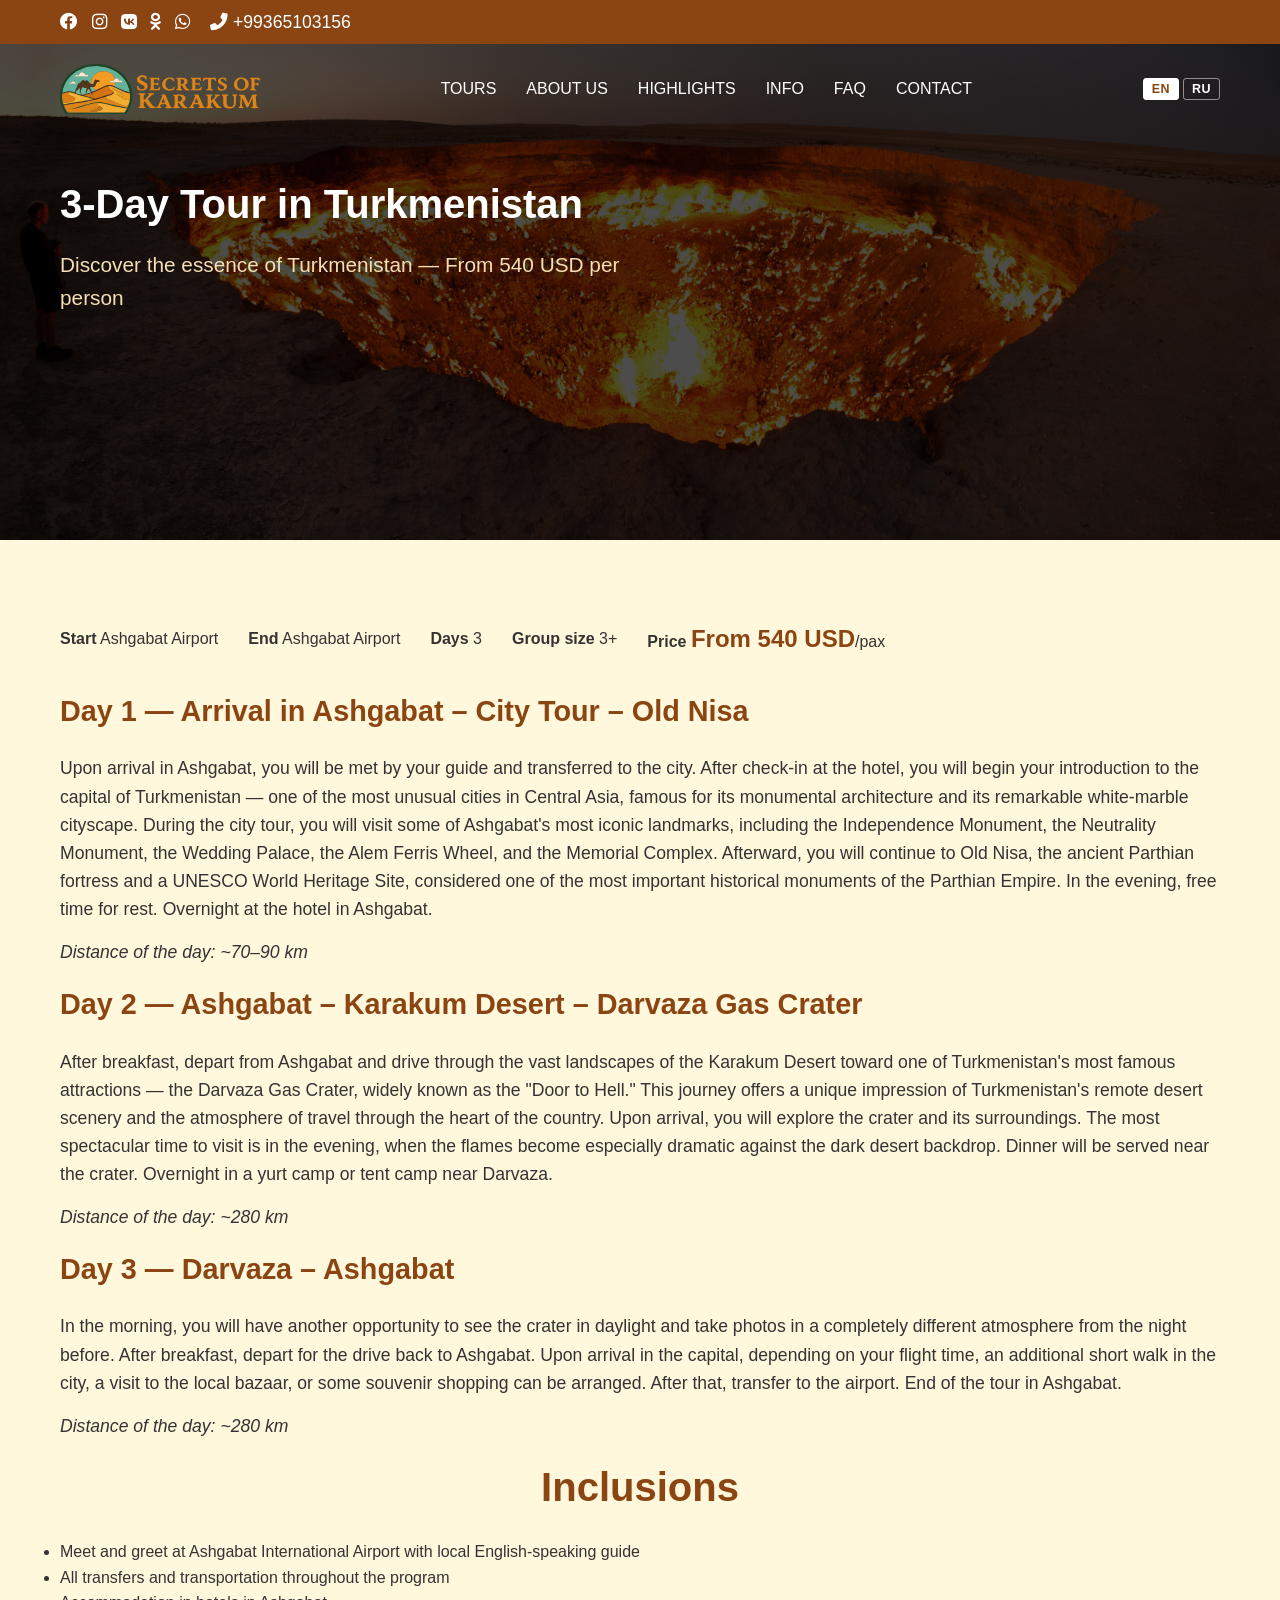
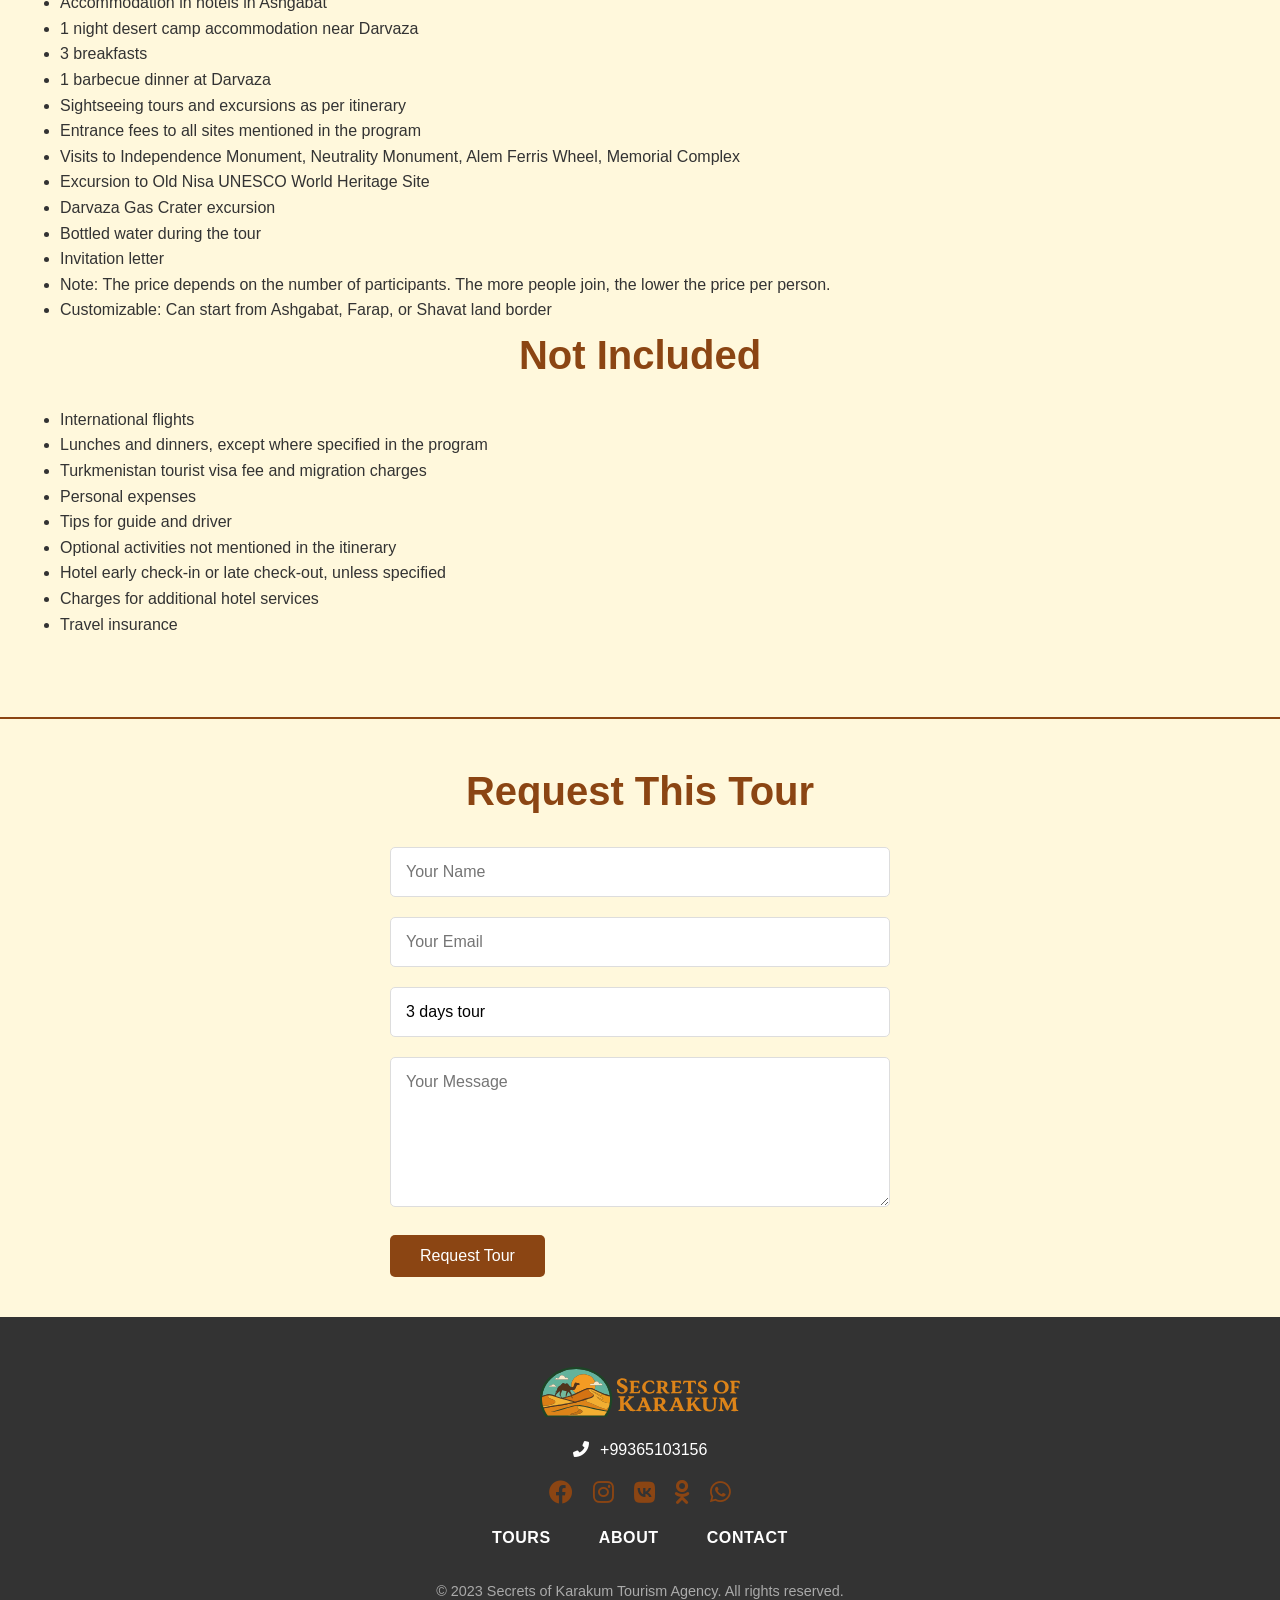
<file: 3-days-tour.html>
<!DOCTYPE html>
<html lang="en" data-page="t3.title">

<head>
    <meta charset="UTF-8">
    <meta name="viewport" content="width=device-width, initial-scale=1.0">
    <title>3-Day Tour in Turkmenistan | Secrets of Karakum</title>
    <script src="translations.js" defer></script>
    <meta name="description"
        content="3-Day Tour in Turkmenistan from 540 USD – explore Ashgabat's marble architecture, Old Nisa UNESCO site and the sacred Nohur village with a private guide.">
    <meta name="keywords"
        content="3 day tour Turkmenistan, Ashgabat tour, Old Nisa tour, short Turkmenistan trip, Secrets of Karakum">
    <meta name="author" content="Secrets of Karakum">
    <meta name="robots" content="index, follow">
    <link rel="canonical" href="https://secretsofkarakum.com/3-days-tour.html">
    <!-- Open Graph -->
    <meta property="og:type" content="website">
    <meta property="og:site_name" content="Secrets of Karakum">
    <meta property="og:title" content="3-Day Tour in Turkmenistan | Secrets of Karakum">
    <meta property="og:description"
        content="3-Day Tour in Turkmenistan from 540 USD – explore Ashgabat's marble architecture, Old Nisa UNESCO site and the sacred Nohur village with a private guide.">
    <meta property="og:url" content="https://secretsofkarakum.com/3-days-tour.html">
    <meta property="og:image" content="https://secretsofkarakum.com/img/ashgabat1.jpg">
    <!-- Twitter Card -->
    <meta name="twitter:card" content="summary_large_image">
    <meta name="twitter:title" content="3-Day Tour in Turkmenistan | Secrets of Karakum">
    <meta name="twitter:description"
        content="3-Day Tour in Turkmenistan from 540 USD – explore Ashgabat's marble architecture, Old Nisa UNESCO site and the sacred Nohur village with a private guide.">
    <meta name="twitter:image" content="https://secretsofkarakum.com/img/ashgabat1.jpg">
    <link rel="stylesheet" href="https://cdnjs.cloudflare.com/ajax/libs/font-awesome/6.0.0-beta3/css/all.min.css">
    <link rel="stylesheet" href="styles.css">
    <link rel="icon" type="image/png" sizes="32x32" href="/img/logo_mini.png">
    <link rel="icon" type="image/png" sizes="16x16" href="/img/logo_mini_16.png">
    <link rel="apple-touch-icon" sizes="180x180" href="/img/logo_mini.png">
</head>

<body>
    <header>
        <div class="top-bar" style="background: #8B4513; color: #fff; padding: 8px 0; font-size: 1rem;">

            <div class="container"
                style="display: flex; justify-content: space-between; align-items: center; gap: 30px;">

                <div style="display: flex; gap: 14px; font-size: 1.1rem; align-items: center; flex-wrap: wrap;">
                    <a href="https://www.facebook.com/yakup.koch.9/" target="_blank" rel="noopener" style="color: #fff;"
                        title="Facebook"><i class="fab fa-facebook"></i></a>
                    <a href="https://www.instagram.com/secrets.of.karakum/" target="_blank" rel="noopener"
                        style="color: #fff;" title="Instagram"><i class="fab fa-instagram"></i></a>
                    <a href="https://vk.com/id1082811502" target="_blank" rel="noopener" style="color: #fff;"
                        title="VKontakte"><i class="fab fa-vk"></i></a>
                    <a href="https://ok.ru/profile/583072213424" target="_blank" rel="noopener" style="color: #fff;"
                        title="Odnoklassniki"><i class="fab fa-odnoklassniki"></i></a>
                    <a href="https://wa.me/+99365103156" target="_blank" rel="noopener" style="color: #fff;"
                        title="WhatsApp"><i class="fab fa-whatsapp"></i></a>
                    <span style="margin-left: 6px;"><i class="fas fa-phone-alt" style="margin-right: 5px;"></i>+99365103156</span>
                </div>
            </div>
            <!-- Contact Form -->
        </div>
        <div class="container header-container">
            <nav>
                <a href="index.html" class="logo" style="display: flex; align-items: center;">
                    <img src="img/logo.svg" alt="Secrets of Karakum Logo"
                        style="height: 50px; width: 200px; vertical-align: middle; object-fit: contain;">
                </a>
                <div class="nav-overlay"></div>

                <button class="burger" aria-label="Open navigation menu">
                    <span></span>
                    <span></span>
                    <span></span>
                </button>
                <ul class="nav-links">
                    <li><a href="tours.html" class="active" data-i18n="nav.tours">TOURS</a></li>
                    <li><a href="about.html" data-i18n="nav.about">ABOUT US</a></li>
                    <li><a href="highlights.html" data-i18n="nav.highlights">HIGHLIGHTS</a></li>
                    <li><a href="info.html" data-i18n="nav.info">INFO</a></li>
                    <li><a href="more-info.html" data-i18n="nav.faq">FAQ</a></li>
                    <li><a href="index.html#contact" data-i18n="nav.contact">CONTACT</a></li>
                </ul>
                <div class="lang-switcher">
                    <button class="lang-btn active" data-lang="en">EN</button>
                    <button class="lang-btn" data-lang="ru">RU</button>
                </div>
            </nav>
            <div class="hero" style="min-height: 180px; justify-content: flex-end; background: none;">
                <h1 style="color: white;" data-i18n="t3.hero.h1">3-Day Tour in Turkmenistan</h1>
                <p class="hero-subtitle" data-i18n="t3.hero.sub">Discover the essence of Turkmenistan &mdash; From 540
                    USD per person</p>
            </div>
        </div>
    </header>
    <section class="tour-details">
        <div class="container">
            <div class="tour-meta" style="display: flex; flex-wrap: wrap; gap: 30px; margin-bottom: 30px;">
                <div class="tour-meta-row"
                    style="display: flex; align-items: center; flex-wrap: wrap; gap: 30px; width: 100%;">
                    <div><strong data-i18n="tour.start">Start:</strong> Ashgabat Airport</div>
                    <div><strong data-i18n="tour.end">End:</strong> Ashgabat Airport</div>
                    <div><strong data-i18n="tour.days">Days:</strong> 3</div>
                    <div><strong data-i18n="tour.group">Group size:</strong> 3+</div>
                    <div><strong data-i18n="tour.price_label">Price:</strong> <span
                            style="font-size:1.5em; font-weight:bold; color:#8B4513;"><span
                                data-i18n="tour.price_from">From</span>
                            540 USD</span><span data-i18n="tour.pax">/pax</span></div>
                </div>
            </div>
            <h3 data-i18n="t3.d1.h3">Day 1 &mdash; Arrival in Ashgabat &ndash; City Tour &ndash; Old Nisa</h3>
            <p data-i18n="t3.d1.p">Upon arrival in Ashgabat, you will be met by your guide and transferred to the city.
                After check-in at
                the hotel, you will begin your introduction to the capital of Turkmenistan &mdash; one of the most
                unusual cities in Central Asia, famous for its monumental architecture and its remarkable white-marble
                cityscape. During the city tour, you will visit some of Ashgabat's most iconic landmarks, including the
                Independence Monument, the Neutrality Monument, the Wedding Palace, the Alem Ferris Wheel, and the
                Memorial Complex. Afterward, you will continue to Old Nisa, the ancient Parthian fortress and a UNESCO
                World Heritage Site, considered one of the most important historical monuments of the Parthian Empire.
                In the evening, free time for rest. Overnight at the hotel in Ashgabat.</p>
            <p><em data-i18n="t3.d1.dist">Distance of the day: ~70&ndash;90 km</em></p>
            <h3 data-i18n="t3.d2.h3">Day 2 &mdash; Ashgabat &ndash; Karakum Desert &ndash; Darvaza Gas Crater</h3>
            <p data-i18n="t3.d2.p">After breakfast, depart from Ashgabat and drive through the vast landscapes of the
                Karakum Desert toward
                one of Turkmenistan's most famous attractions &mdash; the Darvaza Gas Crater, widely known as the
                &ldquo;Door to Hell.&rdquo; This journey offers a unique impression of Turkmenistan's remote desert
                scenery and the atmosphere of travel through the heart of the country. Upon arrival, you will explore
                the crater and its surroundings. The most spectacular time to visit is in the evening, when the flames
                become especially dramatic against the dark desert backdrop. Dinner will be served near the crater.
                Overnight in a yurt camp or tent camp near Darvaza.</p>
            <p><em data-i18n="t3.d2.dist">Distance of the day: ~280 km</em></p>
            <h3 data-i18n="t3.d3.h3">Day 3 &mdash; Darvaza &ndash; Ashgabat</h3>
            <p data-i18n="t3.d3.p">In the morning, you will have another opportunity to see the crater in daylight and
                take photos in a
                completely different atmosphere from the night before. After breakfast, depart for the drive back to
                Ashgabat. Upon arrival in the capital, depending on your flight time, an additional short walk in the
                city, a visit to the local bazaar, or some souvenir shopping can be arranged. After that, transfer to
                the airport. End of the tour in Ashgabat.</p>
            <p><em data-i18n="t3.d3.dist">Distance of the day: ~280 km</em></p>
            <h2 data-i18n="t3.incl.h2">Inclusions</h2>
            <ul class="inclusions" data-i18n-list="t3.incl">
                <li>Meet and greet at Ashgabat International Airport with local English-speaking guide</li>
                <li>All transfers and transportation throughout the program</li>
                <li>Accommodation in hotels in Ashgabat</li>
                <li>1 night desert camp accommodation near Darvaza</li>
                <li>3 breakfasts</li>
                <li>1 barbecue dinner at Darvaza</li>
                <li>Sightseeing tours and excursions as per itinerary</li>
                <li>Entrance fees to all sites mentioned in the program</li>
                <li>Visits to Independence Monument, Neutrality Monument, Alem Ferris Wheel, Memorial Complex</li>
                <li>Excursion to Old Nisa UNESCO World Heritage Site</li>
                <li>Darvaza Gas Crater excursion</li>
                <li>Bottled water during the tour</li>
                <li>Invitation letter</li>
                <li><em>Note: The price depends on the number of participants. The more people join, the lower the price
                        per person.</em></li>
                <li><strong>Customizable:</strong> Can start from Ashgabat, Farap, or Shavat land border</li>
            </ul>
            <h2 data-i18n="t3.notincl.h2">Not Included</h2>
            <ul class="not-included" data-i18n-list="t3.notincl">
                <li>International flights</li>
                <li>Lunches and dinners, except where specified in the program</li>
                <li>Turkmenistan tourist visa fee and migration charges</li>
                <li>Personal expenses</li>
                <li>Tips for guide and driver</li>
                <li>Optional activities not mentioned in the itinerary</li>
                <li>Hotel early check-in or late check-out, unless specified</li>
                <li>Charges for additional hotel services</li>
                <li>Travel insurance</li>
            </ul>
        </div>
    </section>

    <!-- Contact Form Section -->
    <section class="contact" style="background:#fff8dc; padding:40px 0; border-top:2px solid #8B4513;">
        <div class="container">
            <h2 style="text-align:center; color:#8B4513; margin-bottom:24px;" data-i18n="tour.request.h2">Request This
                Tour</h2>
            <div class="contact-form" style="max-width:500px; margin:0 auto;">
                <form action="send_mail.php" method="POST">
                    <input type="text" name="name" placeholder="Your Name" required data-i18n="form.name">
                    <input type="email" name="email" placeholder="Your Email" required data-i18n="form.email">
                    <input type="text" name="subject" value="3 days tour" readonly>
                    <textarea name="message" placeholder="Your Message" required data-i18n="form.message"></textarea>
                    <button type="submit" class="btn" data-i18n="form.request">Request Tour</button>
                </form>
            </div>
        </div>
    </section>
    <footer>
        <div class="container">
            <a href="index.html" class="footer-logo"
                style="display: flex; align-items: center; justify-content: center;">
                <img src="img/logo.svg" alt="Secrets of Karakum Logo"
                    style="height: 50px; width: 200px; vertical-align: middle; object-fit: contain;">
            </a>
            <div class="footer-contact"
                style="display: flex; justify-content: center; gap: 30px; margin: 15px 0 10px 0; font-size: 1rem; color: #8B4513;">
                <span>
                    <i class="fas fa-phone-alt" style="margin-right: 7px;"></i>
                    +99365103156
                </span>
            </div>
            <div class="footer-social"
                style="display: flex; justify-content: center; gap: 20px; margin: 12px 0; font-size: 1.5rem;">
                <a href="https://www.facebook.com/yakup.koch.9/" target="_blank" rel="noopener" style="color: #8B4513;"
                    title="Facebook"><i class="fab fa-facebook"></i></a>
                <a href="https://www.instagram.com/secrets.of.karakum/" target="_blank" rel="noopener"
                    style="color: #8B4513;" title="Instagram"><i class="fab fa-instagram"></i></a>
                <a href="https://vk.com/id1082811502" target="_blank" rel="noopener" style="color: #8B4513;"
                    title="VKontakte"><i class="fab fa-vk"></i></a>
                <a href="https://ok.ru/profile/583072213424" target="_blank" rel="noopener" style="color: #8B4513;"
                    title="Odnoklassniki"><i class="fab fa-odnoklassniki"></i></a>
                <a href="https://wa.me/+99365103156" target="_blank" rel="noopener" style="color: #8B4513;"
                    title="WhatsApp"><i class="fab fa-whatsapp"></i></a>
            </div>
            <ul class="footer-links">
                <li><a href="tours.html" data-i18n="footer.tours">Tours</a></li>
                <li><a href="index.html#about" data-i18n="footer.about">About</a></li>
                <li><a href="index.html#contact" data-i18n="footer.contact">Contact</a></li>
            </ul>
            <p class="copyright" data-i18n="footer.copyright">© 2023 Secrets of Karakum Tourism Agency. All rights
                reserved.</p>
        </div>
    </footer>
    <script src="scripts.js"></script>
</body>

</html>
</file>
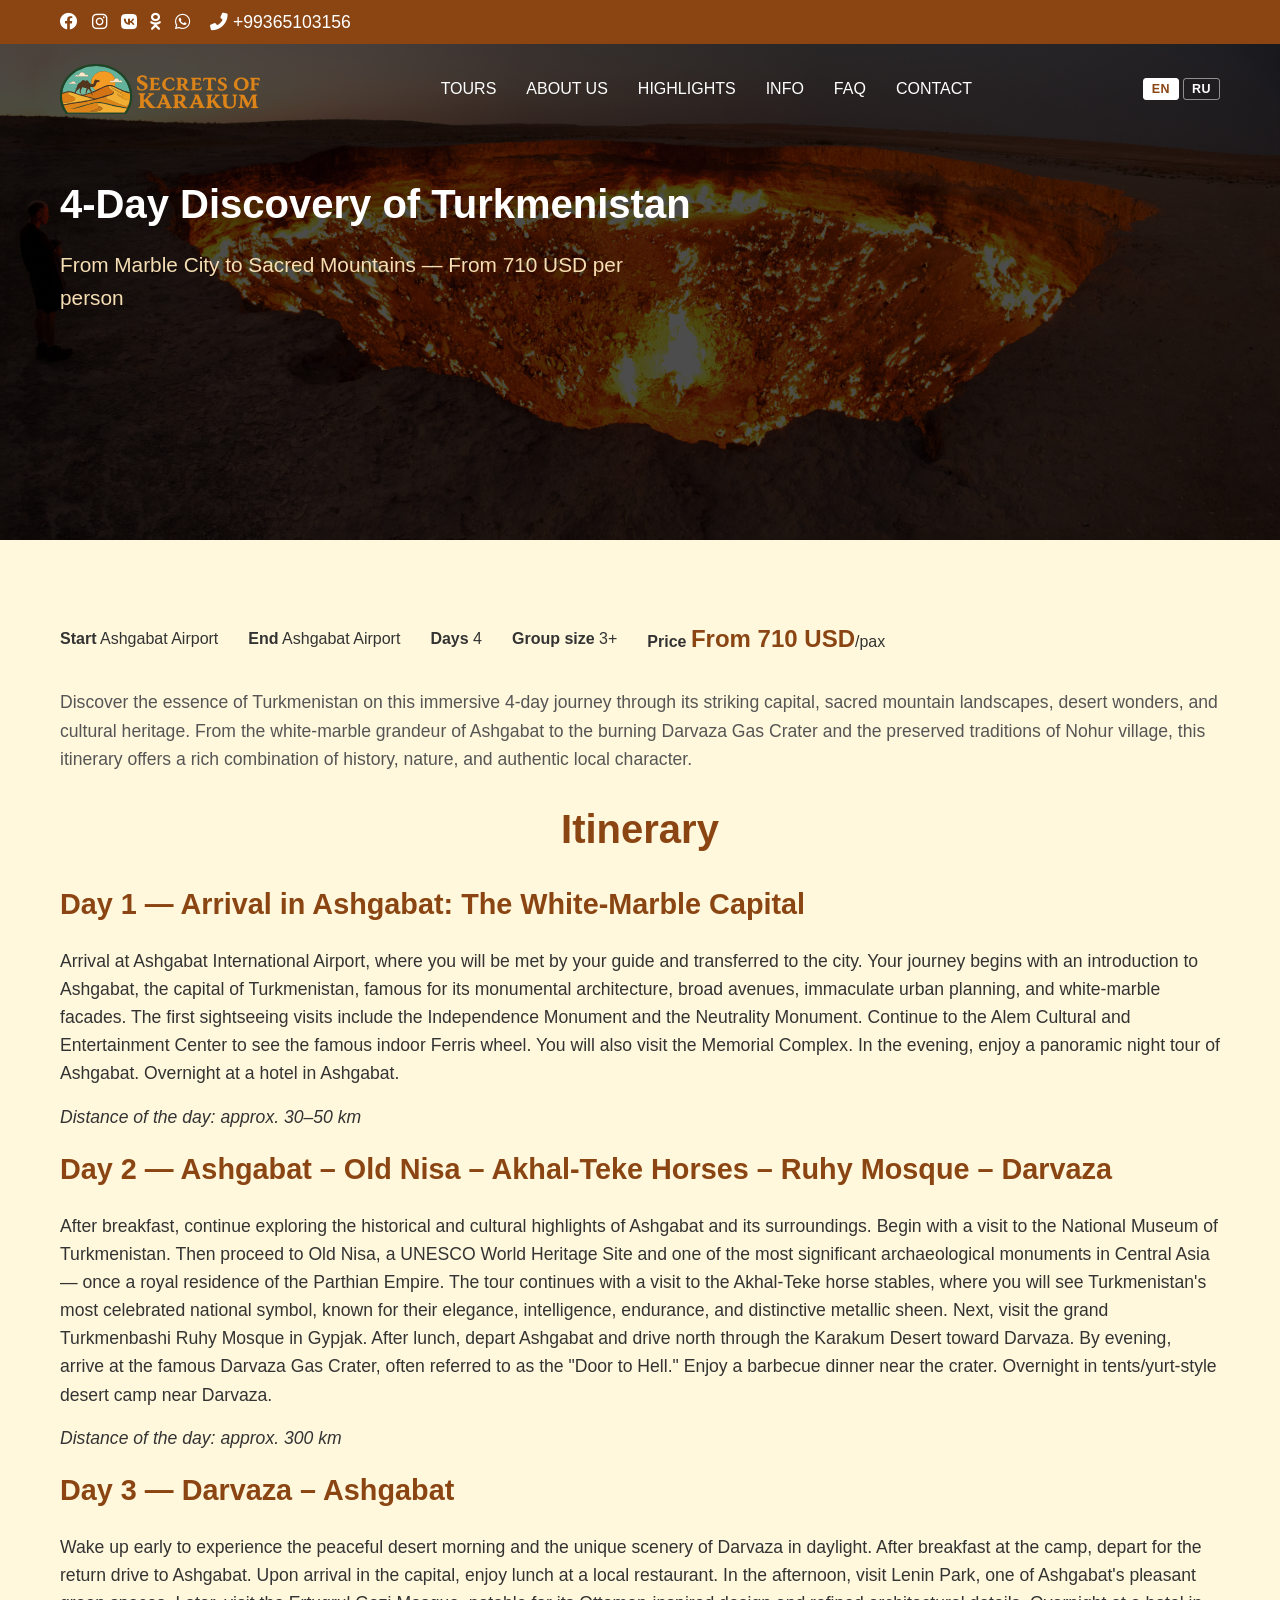
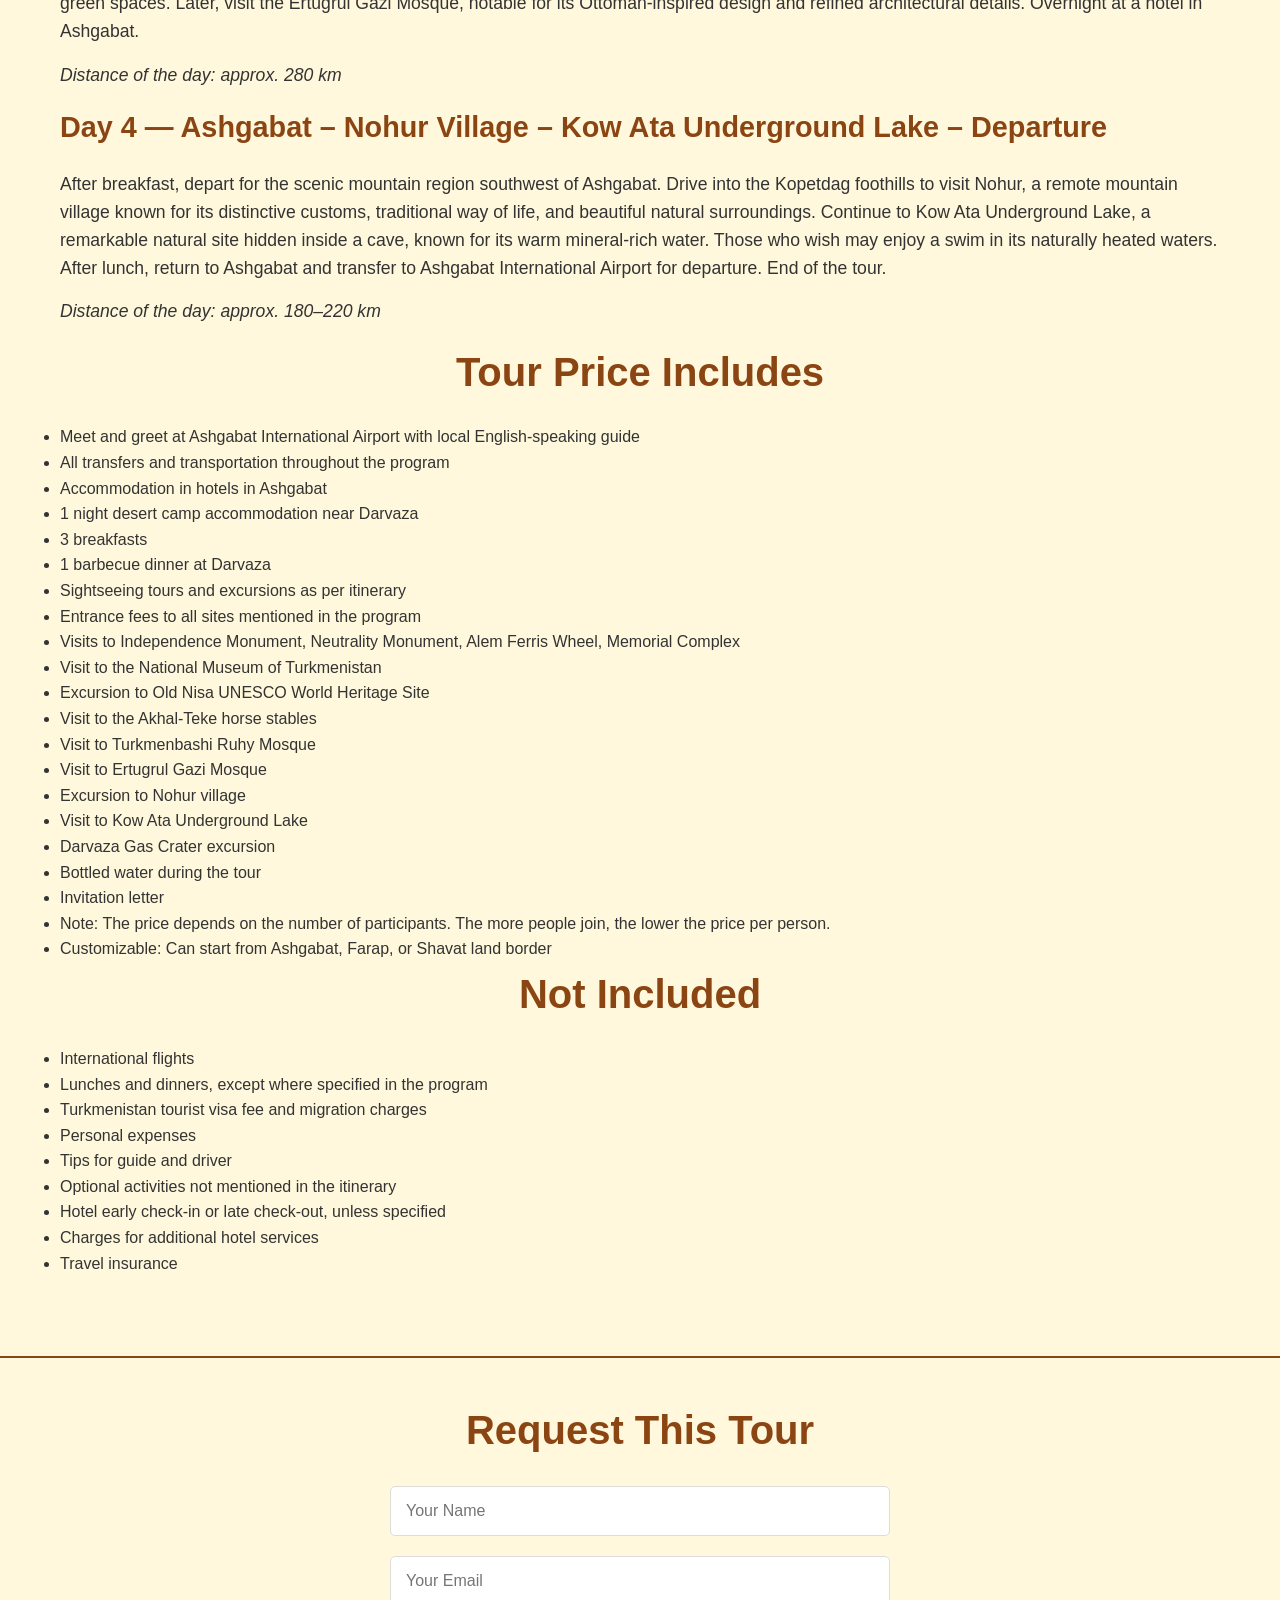
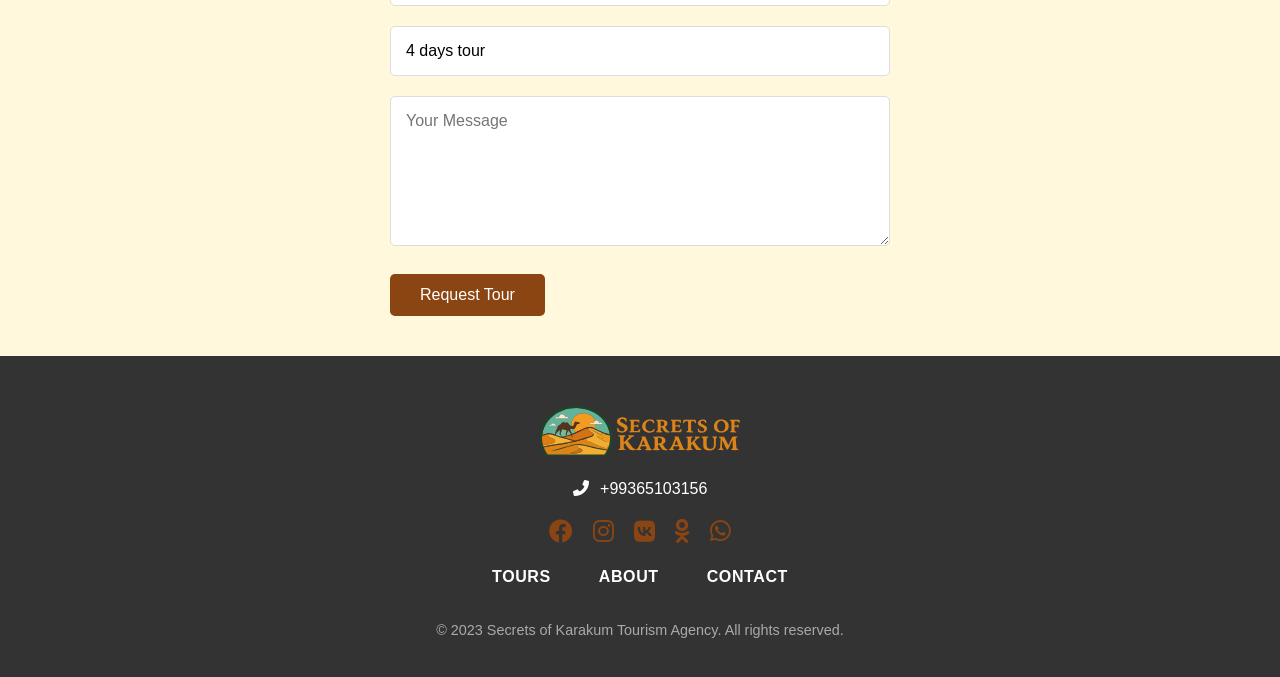
<file: 4-days-tour.html>
<!DOCTYPE html>
<html lang="en" data-page="t4.title">

<head>
    <meta charset="UTF-8">
    <meta name="viewport" content="width=device-width, initial-scale=1.0">
    <title>4-Day Discovery of Turkmenistan: From Marble City to Sacred Mountains | Secrets of Karakum</title>
    <script src="translations.js" defer></script>
    <meta name="description"
        content="4-Day Discovery of Turkmenistan from 710 USD – from Ashgabat's marble boulevards to the sacred Kopet Dag mountains. A perfect introduction to the country.">
    <meta name="keywords"
        content="4 day tour Turkmenistan, Ashgabat sightseeing, Nohur village, Kopet Dag mountains, Turkmenistan itinerary">
    <meta name="author" content="Secrets of Karakum">
    <meta name="robots" content="index, follow">
    <link rel="canonical" href="https://secretsofkarakum.com/4-days-tour.html">
    <!-- Open Graph -->
    <meta property="og:type" content="website">
    <meta property="og:site_name" content="Secrets of Karakum">
    <meta property="og:title"
        content="4-Day Discovery of Turkmenistan: From Marble City to Sacred Mountains | Secrets of Karakum">
    <meta property="og:description"
        content="4-Day Discovery of Turkmenistan from 710 USD – from Ashgabat's marble boulevards to the sacred Kopet Dag mountains. A perfect introduction to the country.">
    <meta property="og:url" content="https://secretsofkarakum.com/4-days-tour.html">
    <meta property="og:image" content="https://secretsofkarakum.com/img/merv1.jpg">
    <!-- Twitter Card -->
    <meta name="twitter:card" content="summary_large_image">
    <meta name="twitter:title"
        content="4-Day Discovery of Turkmenistan: From Marble City to Sacred Mountains | Secrets of Karakum">
    <meta name="twitter:description"
        content="4-Day Discovery of Turkmenistan from 710 USD – from Ashgabat's marble boulevards to the sacred Kopet Dag mountains. A perfect introduction to the country.">
    <meta name="twitter:image" content="https://secretsofkarakum.com/img/merv1.jpg">
    <link rel="stylesheet" href="https://cdnjs.cloudflare.com/ajax/libs/font-awesome/6.0.0-beta3/css/all.min.css">
    <link rel="stylesheet" href="styles.css">
    <link rel="icon" type="image/png" sizes="32x32" href="/img/logo_mini.png">
    <link rel="icon" type="image/png" sizes="16x16" href="/img/logo_mini_16.png">
    <link rel="apple-touch-icon" sizes="180x180" href="/img/logo_mini.png">
</head>

<body>
    <header>
        <div class="top-bar" style="background: #8B4513; color: #fff; padding: 8px 0; font-size: 1rem;">

            <div class="container"
                style="display: flex; justify-content: space-between; align-items: center; gap: 30px;">

                <div style="display: flex; gap: 14px; font-size: 1.1rem; align-items: center; flex-wrap: wrap;">
                    <a href="https://www.facebook.com/yakup.koch.9/" target="_blank" rel="noopener" style="color: #fff;"
                        title="Facebook"><i class="fab fa-facebook"></i></a>
                    <a href="https://www.instagram.com/secrets.of.karakum/" target="_blank" rel="noopener"
                        style="color: #fff;" title="Instagram"><i class="fab fa-instagram"></i></a>
                    <a href="https://vk.com/id1082811502" target="_blank" rel="noopener" style="color: #fff;"
                        title="VKontakte"><i class="fab fa-vk"></i></a>
                    <a href="https://ok.ru/profile/583072213424" target="_blank" rel="noopener" style="color: #fff;"
                        title="Odnoklassniki"><i class="fab fa-odnoklassniki"></i></a>
                    <a href="https://wa.me/+99365103156" target="_blank" rel="noopener" style="color: #fff;"
                        title="WhatsApp"><i class="fab fa-whatsapp"></i></a>
                    <span style="margin-left: 6px;"><i class="fas fa-phone-alt" style="margin-right: 5px;"></i>+99365103156</span>
                </div>
            </div>
            <!-- Contact Form -->
        </div>
        <div class="container header-container">
            <nav>
                <a href="index.html" class="logo" style="display: flex; align-items: center;">
                    <img src="img/logo.svg" alt="Secrets of Karakum Logo"
                        style="height: 50px; width: 200px; vertical-align: middle; object-fit: contain;">
                </a>
                <div class="nav-overlay"></div>

                <button class="burger" aria-label="Open navigation menu">
                    <span></span>
                    <span></span>
                    <span></span>
                </button>
                <ul class="nav-links">
                    <li><a href="tours.html" class="active" data-i18n="nav.tours">TOURS</a></li>
                    <li><a href="about.html" data-i18n="nav.about">ABOUT US</a></li>
                    <li><a href="highlights.html" data-i18n="nav.highlights">HIGHLIGHTS</a></li>
                    <li><a href="info.html" data-i18n="nav.info">INFO</a></li>
                    <li><a href="more-info.html" data-i18n="nav.faq">FAQ</a></li>
                    <li><a href="index.html#contact" data-i18n="nav.contact">CONTACT</a></li>
                </ul>
                <div class="lang-switcher">
                    <button class="lang-btn active" data-lang="en">EN</button>
                    <button class="lang-btn" data-lang="ru">RU</button>
                </div>
            </nav>
            <div class="hero" style="min-height: 180px; justify-content: flex-end; background: none;">
                <h1 style="color: white;" data-i18n="t4.hero.h1">4-Day Discovery of Turkmenistan</h1>
                <p class="hero-subtitle" data-i18n="t4.hero.sub">From Marble City to Sacred Mountains &mdash; From 710
                    USD per person</p>
            </div>
        </div>
    </header>
    <section class="tour-details">
        <div class="container">
            <div class="tour-meta" style="display: flex; flex-wrap: wrap; gap: 30px; margin-bottom: 30px;">
                <div class="tour-meta-row"
                    style="display: flex; align-items: center; flex-wrap: wrap; gap: 30px; width: 100%;">
                    <div><strong data-i18n="tour.start">Start:</strong> Ashgabat Airport</div>
                    <div><strong data-i18n="tour.end">End:</strong> Ashgabat Airport</div>
                    <div><strong data-i18n="tour.days">Days:</strong> 4</div>
                    <div><strong data-i18n="tour.group">Group size:</strong> 3+</div>
                    <div><strong data-i18n="tour.price_label">Price:</strong> <span
                            style="font-size:1.5em; font-weight:bold; color:#8B4513;"><span
                                data-i18n="tour.price_from">From</span>
                            710 USD</span><span data-i18n="tour.pax">/pax</span></div>
                </div>
            </div>
            <p style="color:#555; margin-bottom:24px;" data-i18n="t4.intro.p">Discover the essence of Turkmenistan on
                this immersive 4-day
                journey through its striking capital, sacred mountain landscapes, desert wonders, and cultural heritage.
                From the white-marble grandeur of Ashgabat to the burning Darvaza Gas Crater and the preserved
                traditions of Nohur village, this itinerary offers a rich combination of history, nature, and authentic
                local character.</p>
            <h2 data-i18n="tour.itinerary">Itinerary</h2>
            <div class="itinerary">
                <h3 data-i18n="t4.d1.h3">Day 1 &mdash; Arrival in Ashgabat: The White-Marble Capital</h3>
                <p data-i18n="t4.d1.p">Arrival at Ashgabat International Airport, where you will be met by your guide
                    and transferred to the
                    city. Your journey begins with an introduction to Ashgabat, the capital of Turkmenistan, famous for
                    its monumental architecture, broad avenues, immaculate urban planning, and white-marble facades. The
                    first sightseeing visits include the Independence Monument and the Neutrality Monument. Continue to
                    the Alem Cultural and Entertainment Center to see the famous indoor Ferris wheel. You will also
                    visit the Memorial Complex. In the evening, enjoy a panoramic night tour of Ashgabat. Overnight at a
                    hotel in Ashgabat.</p>
                <p><em data-i18n="t4.d1.dist">Distance of the day: approx. 30&ndash;50 km</em></p>
                <h3 data-i18n="t4.d2.h3">Day 2 &mdash; Ashgabat &ndash; Old Nisa &ndash; Akhal-Teke Horses &ndash; Ruhy
                    Mosque &ndash;
                    Darvaza</h3>
                <p data-i18n="t4.d2.p">After breakfast, continue exploring the historical and cultural highlights of
                    Ashgabat and its
                    surroundings. Begin with a visit to the National Museum of Turkmenistan. Then proceed to Old Nisa, a
                    UNESCO World Heritage Site and one of the most significant archaeological monuments in Central Asia
                    &mdash; once a royal residence of the Parthian Empire. The tour continues with a visit to the
                    Akhal-Teke horse stables, where you will see Turkmenistan's most celebrated national symbol, known
                    for their elegance, intelligence, endurance, and distinctive metallic sheen. Next, visit the grand
                    Turkmenbashi Ruhy Mosque in Gypjak. After lunch, depart Ashgabat and drive north through the Karakum
                    Desert toward Darvaza. By evening, arrive at the famous Darvaza Gas Crater, often referred to as the
                    &ldquo;Door to Hell.&rdquo; Enjoy a barbecue dinner near the crater. Overnight in tents/yurt-style
                    desert camp near Darvaza.</p>
                <p><em data-i18n="t4.d2.dist">Distance of the day: approx. 300 km</em></p>
                <h3 data-i18n="t4.d3.h3">Day 3 &mdash; Darvaza &ndash; Ashgabat</h3>
                <p data-i18n="t4.d3.p">Wake up early to experience the peaceful desert morning and the unique scenery of
                    Darvaza in
                    daylight. After breakfast at the camp, depart for the return drive to Ashgabat. Upon arrival in the
                    capital, enjoy lunch at a local restaurant. In the afternoon, visit Lenin Park, one of Ashgabat's
                    pleasant green spaces. Later, visit the Ertugrul Gazi Mosque, notable for its Ottoman-inspired
                    design and refined architectural details. Overnight at a hotel in Ashgabat.</p>
                <p><em data-i18n="t4.d3.dist">Distance of the day: approx. 280 km</em></p>
                <h3 data-i18n="t4.d4.h3">Day 4 &mdash; Ashgabat &ndash; Nohur Village &ndash; Kow Ata Underground Lake
                    &ndash; Departure</h3>
                <p data-i18n="t4.d4.p">After breakfast, depart for the scenic mountain region southwest of Ashgabat.
                    Drive into the Kopetdag
                    foothills to visit Nohur, a remote mountain village known for its distinctive customs, traditional
                    way of life, and beautiful natural surroundings. Continue to Kow Ata Underground Lake, a remarkable
                    natural site hidden inside a cave, known for its warm mineral-rich water. Those who wish may enjoy a
                    swim in its naturally heated waters. After lunch, return to Ashgabat and transfer to Ashgabat
                    International Airport for departure. End of the tour.</p>
                <p><em data-i18n="t4.d4.dist">Distance of the day: approx. 180&ndash;220 km</em></p>
            </div>
            <h2 data-i18n="t4.incl.h2">Tour Price Includes</h2>
            <ul class="inclusions" data-i18n-list="t4.incl">
                <li>Meet and greet at Ashgabat International Airport with local English-speaking guide</li>
                <li>All transfers and transportation throughout the program</li>
                <li>Accommodation in hotels in Ashgabat</li>
                <li>1 night desert camp accommodation near Darvaza</li>
                <li>3 breakfasts</li>
                <li>1 barbecue dinner at Darvaza</li>
                <li>Sightseeing tours and excursions as per itinerary</li>
                <li>Entrance fees to all sites mentioned in the program</li>
                <li>Visits to Independence Monument, Neutrality Monument, Alem Ferris Wheel, Memorial Complex</li>
                <li>Visit to the National Museum of Turkmenistan</li>
                <li>Excursion to Old Nisa UNESCO World Heritage Site</li>
                <li>Visit to the Akhal-Teke horse stables</li>
                <li>Visit to Turkmenbashi Ruhy Mosque</li>
                <li>Visit to Ertugrul Gazi Mosque</li>
                <li>Excursion to Nohur village</li>
                <li>Visit to Kow Ata Underground Lake</li>
                <li>Darvaza Gas Crater excursion</li>
                <li>Bottled water during the tour</li>
                <li>Invitation letter</li>
                <li><em>Note: The price depends on the number of participants. The more people join, the lower the price
                        per person.</em></li>
                <li><strong>Customizable:</strong> Can start from Ashgabat, Farap, or Shavat land border</li>
            </ul>
            <h2 data-i18n="t4.notincl.h2">Not Included</h2>
            <ul class="not-included" data-i18n-list="t4.notincl">
                <li>International flights</li>
                <li>Lunches and dinners, except where specified in the program</li>
                <li>Turkmenistan tourist visa fee and migration charges</li>
                <li>Personal expenses</li>
                <li>Tips for guide and driver</li>
                <li>Optional activities not mentioned in the itinerary</li>
                <li>Hotel early check-in or late check-out, unless specified</li>
                <li>Charges for additional hotel services</li>
                <li>Travel insurance</li>
            </ul>
        </div>
    </section>

    <!-- Contact Form Section -->
    <section class="contact" style="background:#fff8dc; padding:40px 0; border-top:2px solid #8B4513;">
        <div class="container">
            <h2 style="text-align:center; color:#8B4513; margin-bottom:24px;" data-i18n="tour.request.h2">Request This
                Tour</h2>
            <div class="contact-form" style="max-width:500px; margin:0 auto;">
                <form action="send_mail.php" method="POST">
                    <input type="text" name="name" placeholder="Your Name" required data-i18n="form.name">
                    <input type="email" name="email" placeholder="Your Email" required data-i18n="form.email">
                    <input type="text" name="subject" value="4 days tour" readonly>
                    <textarea name="message" placeholder="Your Message" required data-i18n="form.message"></textarea>
                    <button type="submit" class="btn" data-i18n="form.request">Request Tour</button>
                </form>
            </div>
        </div>
    </section>
    </div>
    </section>
    <footer>
        <div class="container">
            <a href="index.html" class="footer-logo"
                style="display: flex; align-items: center; justify-content: center;">
                <img src="img/logo.svg" alt="Secrets of Karakum Logo"
                    style="height: 50px; width: 200px; vertical-align: middle; object-fit: contain;">
            </a>
            <div class="footer-contact"
                style="display: flex; justify-content: center; gap: 30px; margin: 15px 0 10px 0; font-size: 1rem; color: #8B4513;">
                <span>
                    <i class="fas fa-phone-alt" style="margin-right: 7px;"></i>
                    +99365103156
                </span>
            </div>
            <div class="footer-social"
                style="display: flex; justify-content: center; gap: 20px; margin: 12px 0; font-size: 1.5rem;">
                <a href="https://www.facebook.com/yakup.koch.9/" target="_blank" rel="noopener" style="color: #8B4513;"
                    title="Facebook"><i class="fab fa-facebook"></i></a>
                <a href="https://www.instagram.com/secrets.of.karakum/" target="_blank" rel="noopener"
                    style="color: #8B4513;" title="Instagram"><i class="fab fa-instagram"></i></a>
                <a href="https://vk.com/id1082811502" target="_blank" rel="noopener" style="color: #8B4513;"
                    title="VKontakte"><i class="fab fa-vk"></i></a>
                <a href="https://ok.ru/profile/583072213424" target="_blank" rel="noopener" style="color: #8B4513;"
                    title="Odnoklassniki"><i class="fab fa-odnoklassniki"></i></a>
                <a href="https://wa.me/+99365103156" target="_blank" rel="noopener" style="color: #8B4513;"
                    title="WhatsApp"><i class="fab fa-whatsapp"></i></a>
            </div>
            <ul class="footer-links">
                <li><a href="tours.html" data-i18n="footer.tours">Tours</a></li>
                <li><a href="index.html#about" data-i18n="footer.about">About</a></li>
                <li><a href="index.html#contact" data-i18n="footer.contact">Contact</a></li>
            </ul>
            <p class="copyright" data-i18n="footer.copyright">© 2023 Secrets of Karakum Tourism Agency. All rights
                reserved.</p>
        </div>
    </footer>
    <script src="scripts.js"></script>
</body>

</html>
</file>
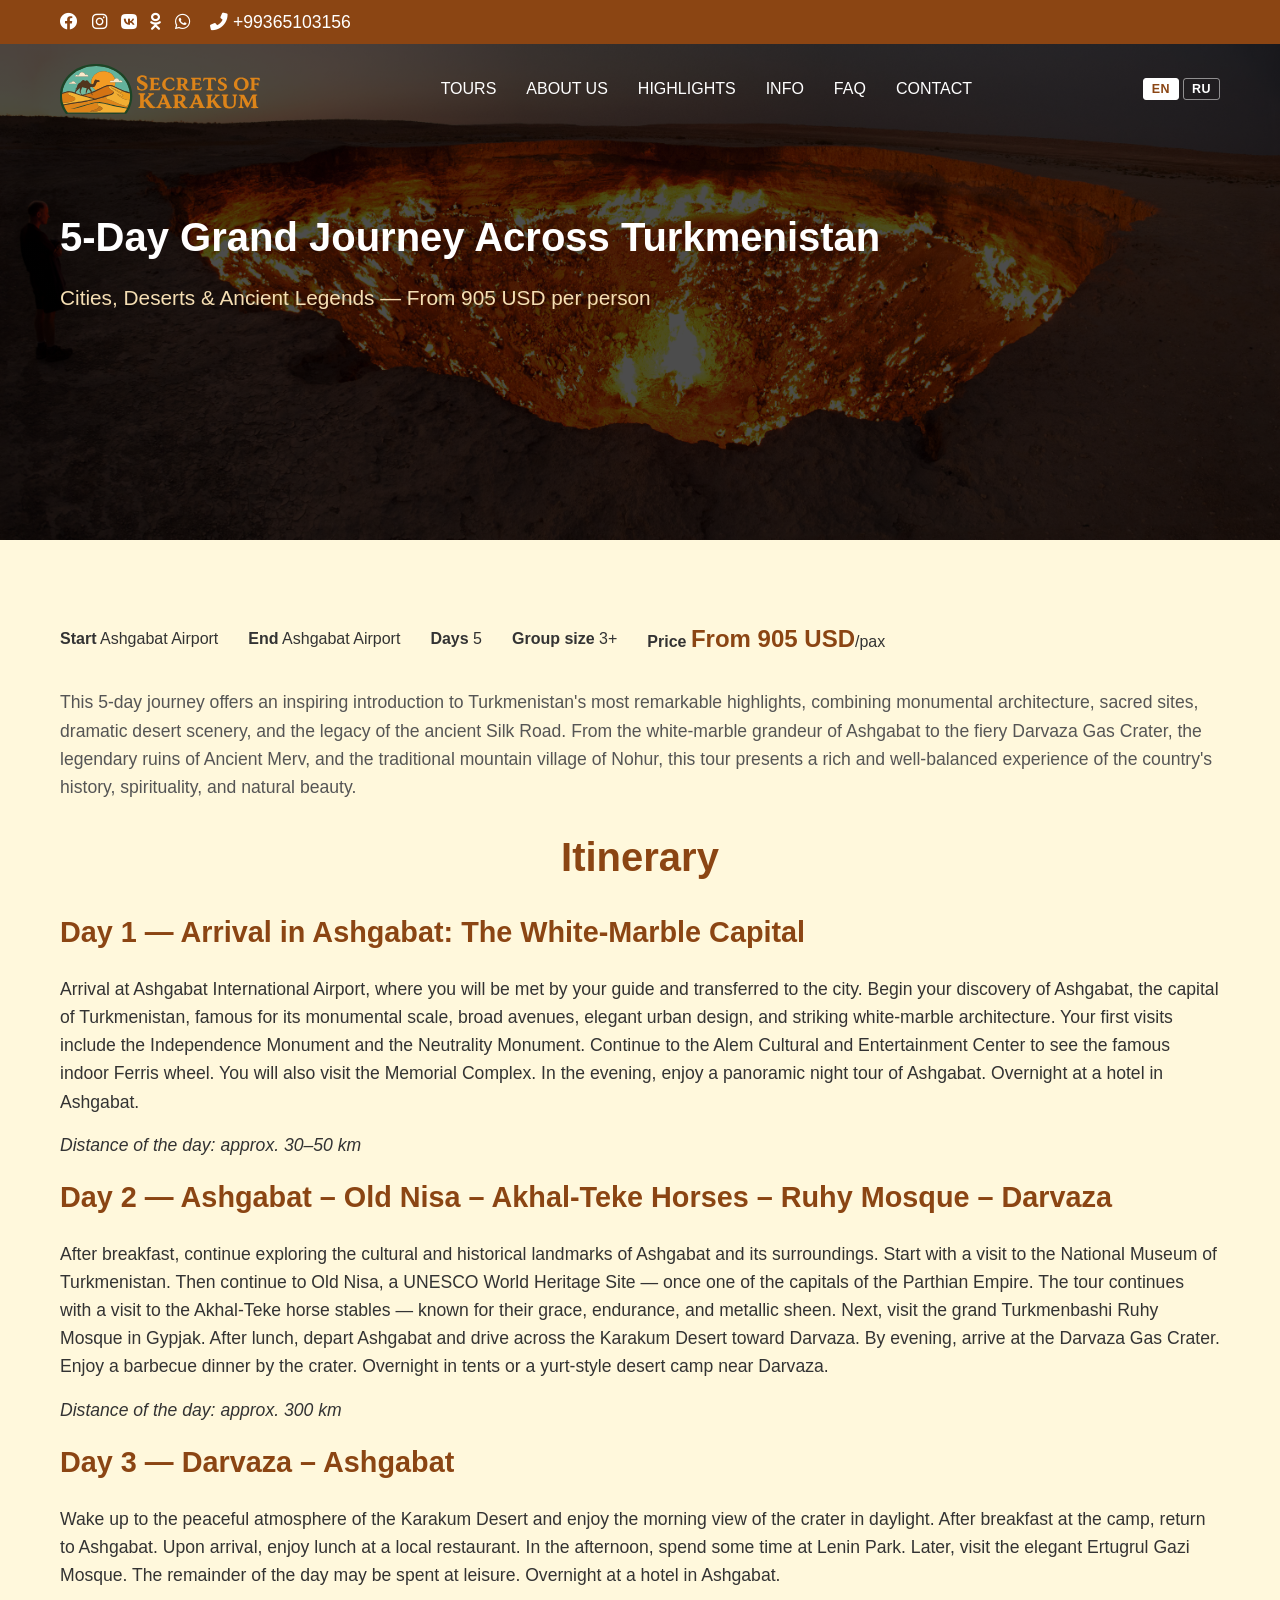
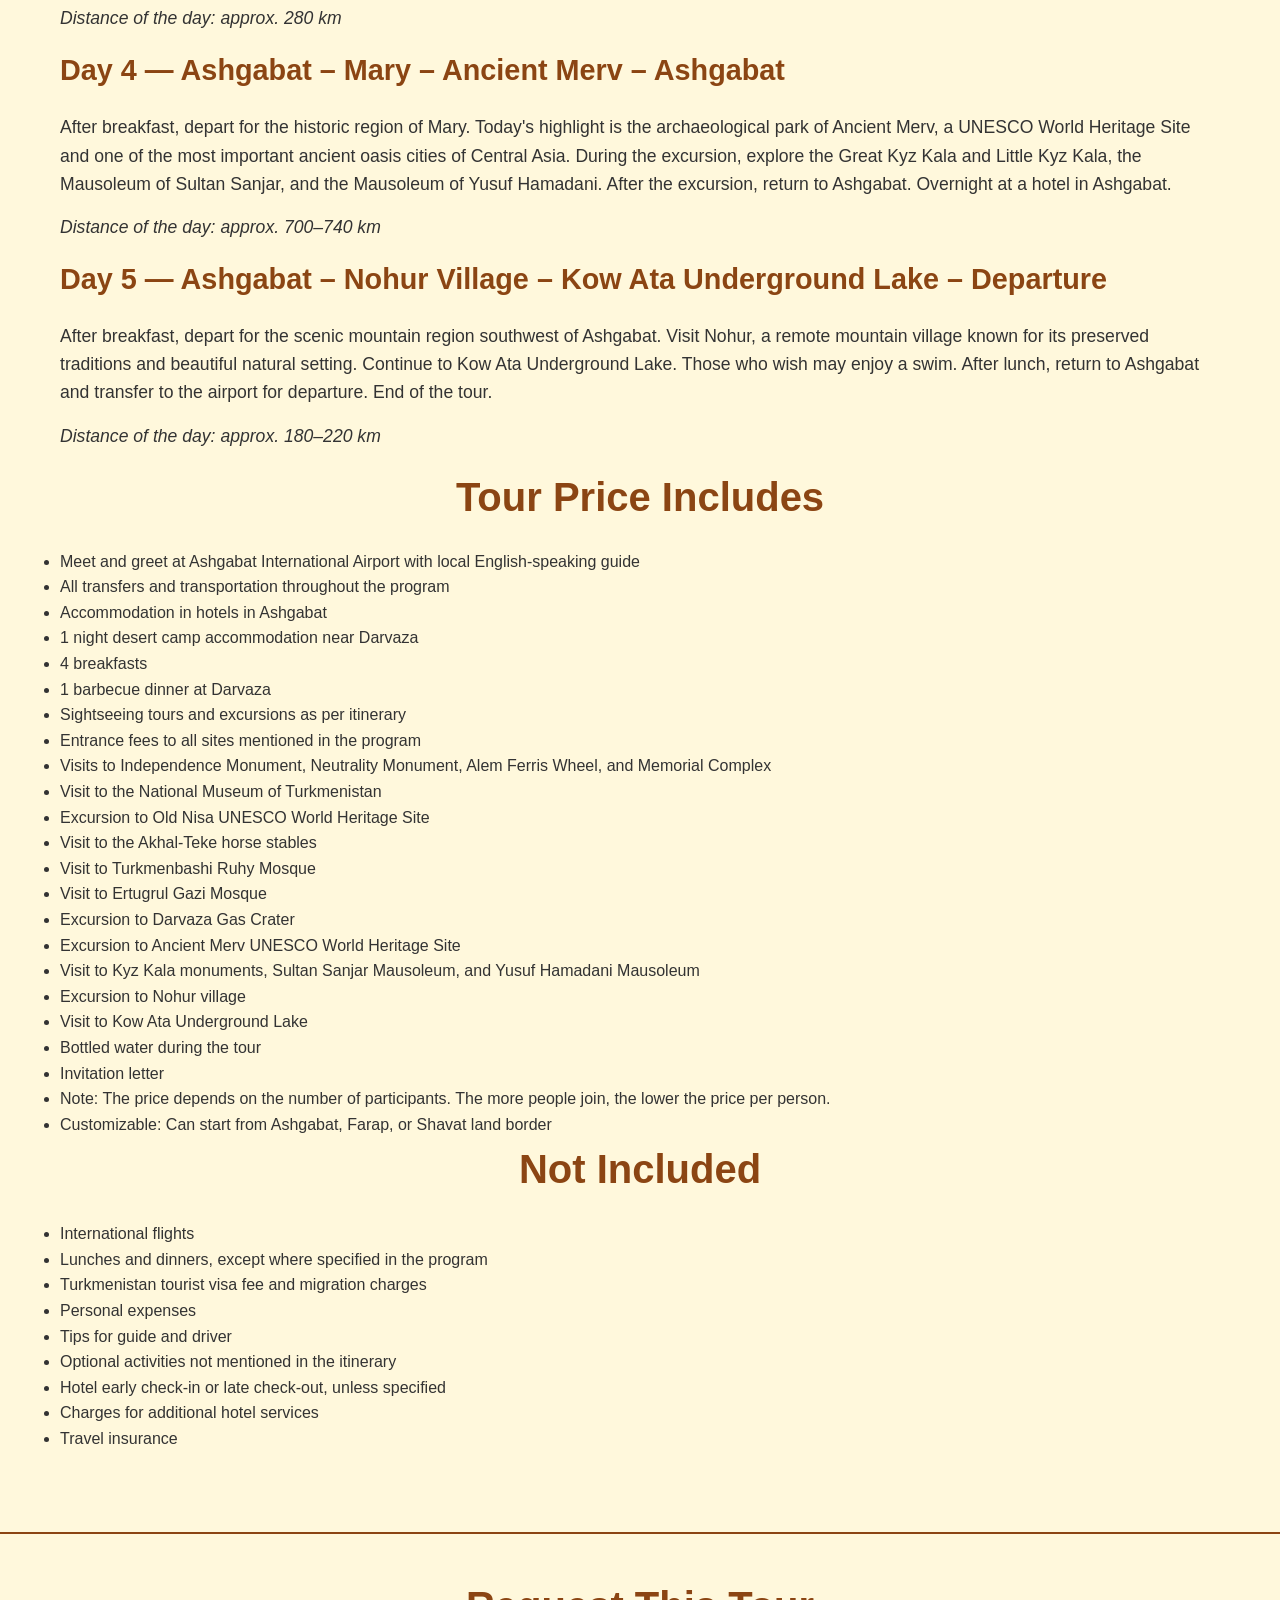
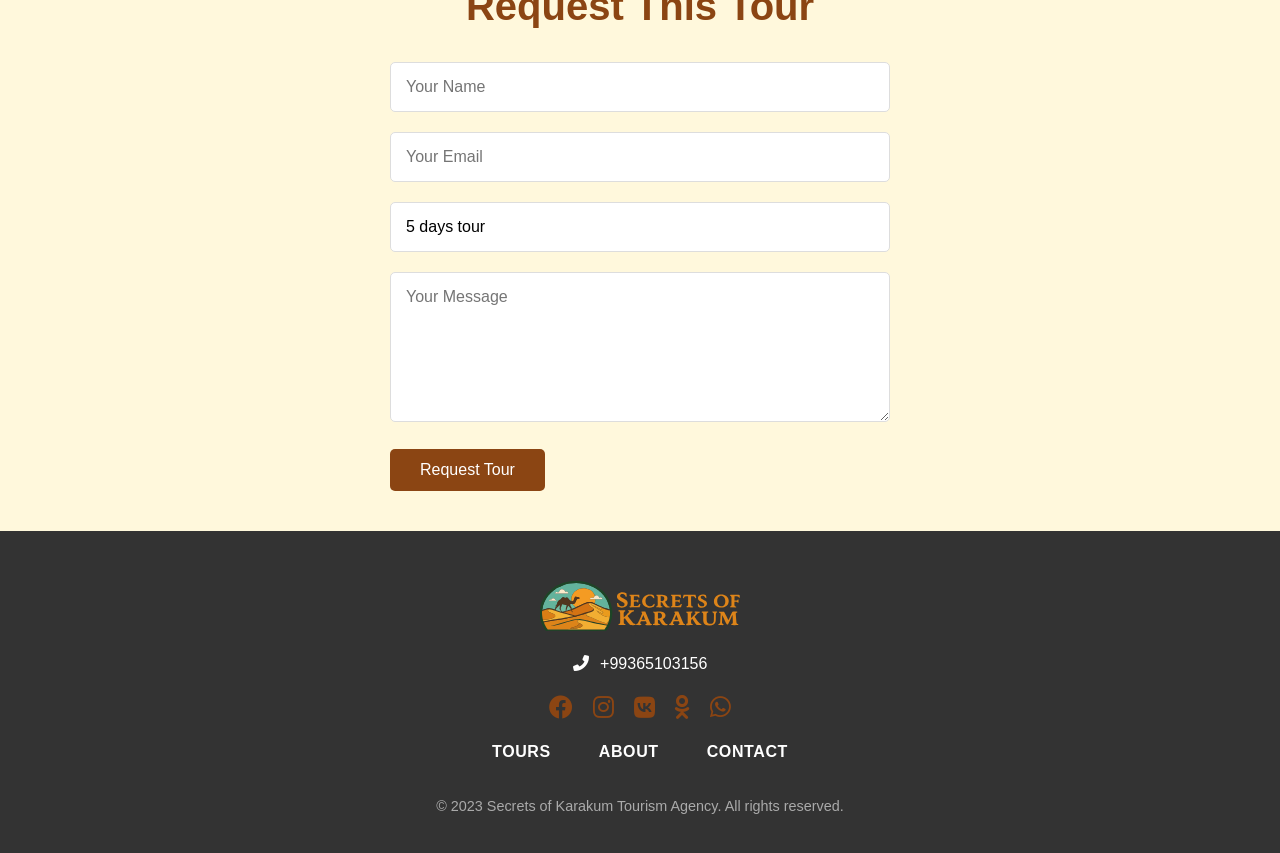
<file: 5-days-tour.html>
<!DOCTYPE html>
<html lang="en" data-page="t5.title">

<head>
    <meta charset="UTF-8">
    <meta name="viewport" content="width=device-width, initial-scale=1.0">
    <title>5-Day Grand Journey Across Turkmenistan: Cities, Deserts &amp; Ancient Legends | Secrets of Karakum</title>
    <script src="translations.js" defer></script>
    <meta name="description"
        content="5-Day Grand Journey Across Turkmenistan from 905 USD – cities, deserts and ancient legends. Visit Ashgabat, Darvaza Gas Crater and Ancient Merv UNESCO World Heritage Site.">
    <meta name="keywords"
        content="5 day tour Turkmenistan, Darvaza gas crater tour, Merv UNESCO, Karakum desert, Turkmenistan travel package">
    <meta name="author" content="Secrets of Karakum">
    <meta name="robots" content="index, follow">
    <link rel="canonical" href="https://secretsofkarakum.com/5-days-tour.html">
    <!-- Open Graph -->
    <meta property="og:type" content="website">
    <meta property="og:site_name" content="Secrets of Karakum">
    <meta property="og:title"
        content="5-Day Grand Journey Across Turkmenistan: Cities, Deserts & Ancient Legends | Secrets of Karakum">
    <meta property="og:description"
        content="5-Day Grand Journey Across Turkmenistan from 905 USD – cities, deserts and ancient legends. Visit Ashgabat, Darvaza Gas Crater and Ancient Merv UNESCO World Heritage Site.">
    <meta property="og:url" content="https://secretsofkarakum.com/5-days-tour.html">
    <meta property="og:image" content="https://secretsofkarakum.com/img/crater.jpg">
    <!-- Twitter Card -->
    <meta name="twitter:card" content="summary_large_image">
    <meta name="twitter:title"
        content="5-Day Grand Journey Across Turkmenistan: Cities, Deserts & Ancient Legends | Secrets of Karakum">
    <meta name="twitter:description"
        content="5-Day Grand Journey Across Turkmenistan from 905 USD – cities, deserts and ancient legends. Visit Ashgabat, Darvaza Gas Crater and Ancient Merv UNESCO World Heritage Site.">
    <meta name="twitter:image" content="https://secretsofkarakum.com/img/crater.jpg">
    <link rel="stylesheet" href="https://cdnjs.cloudflare.com/ajax/libs/font-awesome/6.0.0-beta3/css/all.min.css">
    <link rel="stylesheet" href="styles.css">
    <link rel="icon" type="image/png" sizes="32x32" href="/img/logo_mini.png">
    <link rel="icon" type="image/png" sizes="16x16" href="/img/logo_mini_16.png">
    <link rel="apple-touch-icon" sizes="180x180" href="/img/logo_mini.png">
</head>

<body>
    <header>
        <div class="top-bar" style="background: #8B4513; color: #fff; padding: 8px 0; font-size: 1rem;">

            <div class="container"
                style="display: flex; justify-content: space-between; align-items: center; gap: 30px;">

                <div style="display: flex; gap: 14px; font-size: 1.1rem; align-items: center; flex-wrap: wrap;">
                    <a href="https://www.facebook.com/yakup.koch.9/" target="_blank" rel="noopener" style="color: #fff;"
                        title="Facebook"><i class="fab fa-facebook"></i></a>
                    <a href="https://www.instagram.com/secrets.of.karakum/" target="_blank" rel="noopener"
                        style="color: #fff;" title="Instagram"><i class="fab fa-instagram"></i></a>
                    <a href="https://vk.com/id1082811502" target="_blank" rel="noopener" style="color: #fff;"
                        title="VKontakte"><i class="fab fa-vk"></i></a>
                    <a href="https://ok.ru/profile/583072213424" target="_blank" rel="noopener" style="color: #fff;"
                        title="Odnoklassniki"><i class="fab fa-odnoklassniki"></i></a>
                    <a href="https://wa.me/+99365103156" target="_blank" rel="noopener" style="color: #fff;"
                        title="WhatsApp"><i class="fab fa-whatsapp"></i></a>
                    <span style="margin-left: 6px;"><i class="fas fa-phone-alt" style="margin-right: 5px;"></i>+99365103156</span>
                </div>
            </div>
        </div>
        <div class="container header-container">
            <nav>
                <a href="index.html" class="logo" style="display: flex; align-items: center;">
                    <img src="img/logo.svg" alt="Secrets of Karakum Logo"
                        style="height: 50px; width: 200px; vertical-align: middle; object-fit: contain;">
                </a>
                <div class="nav-overlay"></div>

                <button class="burger" aria-label="Open navigation menu">
                    <span></span>
                    <span></span>
                    <span></span>
                </button>
                <ul class="nav-links">
                    <li><a href="tours.html" class="active" data-i18n="nav.tours">TOURS</a></li>
                    <li><a href="about.html" data-i18n="nav.about">ABOUT US</a></li>
                    <li><a href="highlights.html" data-i18n="nav.highlights">HIGHLIGHTS</a></li>
                    <li><a href="info.html" data-i18n="nav.info">INFO</a></li>
                    <li><a href="more-info.html" data-i18n="nav.faq">FAQ</a></li>
                    <li><a href="index.html#contact" data-i18n="nav.contact">CONTACT</a></li>
                </ul>
                <div class="lang-switcher">
                    <button class="lang-btn active" data-lang="en">EN</button>
                    <button class="lang-btn" data-lang="ru">RU</button>
                </div>
            </nav>
            <div class="hero" style="min-height: 180px; justify-content: flex-end; background: none;">
                <h1 style="color: white;" data-i18n="t5.hero.h1">5-Day Grand Journey Across Turkmenistan</h1>
                <p class="hero-subtitle" data-i18n="t5.hero.sub">Cities, Deserts &amp; Ancient Legends &mdash; From 905
                    USD per person</p>
            </div>
        </div>
    </header>
    <section class="tour-details">
        <div class="container">
            <div class="tour-meta" style="display: flex; flex-wrap: wrap; gap: 30px; margin-bottom: 30px;">
                <div class="tour-meta-row"
                    style="display: flex; align-items: center; flex-wrap: wrap; gap: 30px; width: 100%;">
                    <div><strong data-i18n="tour.start">Start:</strong> Ashgabat Airport</div>
                    <div><strong data-i18n="tour.end">End:</strong> Ashgabat Airport</div>
                    <div><strong data-i18n="tour.days">Days:</strong> 5</div>
                    <div><strong data-i18n="tour.group">Group size:</strong> 3+</div>
                    <div><strong data-i18n="tour.price_label">Price:</strong> <span
                            style="font-size:1.5em; font-weight:bold; color:#8B4513;"><span
                                data-i18n="tour.price_from">From</span>
                            905 USD</span><span data-i18n="tour.pax">/pax</span></div>
                </div>
            </div>
            <p style="color:#555; margin-bottom:24px;" data-i18n="t5.intro.p">This 5-day journey offers an inspiring
                introduction to
                Turkmenistan&rsquo;s most remarkable highlights, combining monumental architecture, sacred sites,
                dramatic desert scenery, and the legacy of the ancient Silk Road. From the white-marble grandeur of
                Ashgabat to the fiery Darvaza Gas Crater, the legendary ruins of Ancient Merv, and the traditional
                mountain village of Nohur, this tour presents a rich and well-balanced experience of the country&rsquo;s
                history, spirituality, and natural beauty.</p>
            <h2 data-i18n="tour.itinerary">Itinerary</h2>
            <div class="itinerary">
                <h3 data-i18n="t5.d1.h3">Day 1 &mdash; Arrival in Ashgabat: The White-Marble Capital</h3>
                <p data-i18n="t5.d1.p">Arrival at Ashgabat International Airport, where you will be met by your guide
                    and transferred to the
                    city. Begin your discovery of Ashgabat, the capital of Turkmenistan, famous for its monumental
                    scale, broad avenues, elegant urban design, and striking white-marble architecture. Your first
                    visits include the Independence Monument and the Neutrality Monument. Continue to the Alem Cultural
                    and Entertainment Center to see the famous indoor Ferris wheel. You will also visit the Memorial
                    Complex. In the evening, enjoy a panoramic night tour of Ashgabat. Overnight at a hotel in Ashgabat.
                </p>
                <p><em data-i18n="t5.d1.dist">Distance of the day: approx. 30&ndash;50 km</em></p>
                <h3 data-i18n="t5.d2.h3">Day 2 &mdash; Ashgabat &ndash; Old Nisa &ndash; Akhal-Teke Horses &ndash; Ruhy
                    Mosque &ndash;
                    Darvaza</h3>
                <p data-i18n="t5.d2.p">After breakfast, continue exploring the cultural and historical landmarks of
                    Ashgabat and its
                    surroundings. Start with a visit to the National Museum of Turkmenistan. Then continue to Old Nisa,
                    a UNESCO World Heritage Site and one of the most important archaeological monuments in Central Asia
                    &mdash; once one of the capitals of the Parthian Empire. The tour continues with a visit to the
                    Akhal-Teke horse stables &mdash; known for their grace, endurance, intelligence, and extraordinary
                    metallic sheen. Next, visit the grand Turkmenbashi Ruhy Mosque in Gypjak. After lunch, depart
                    Ashgabat and drive across the Karakum Desert toward Darvaza. By evening, arrive at the world-famous
                    Darvaza Gas Crater, often called the &ldquo;Door to Hell.&rdquo; Enjoy a barbecue dinner by the
                    crater. Overnight in tents or a yurt-style desert camp near Darvaza.</p>
                <p><em data-i18n="t5.d2.dist">Distance of the day: approx. 300 km</em></p>
                <h3 data-i18n="t5.d3.h3">Day 3 &mdash; Darvaza &ndash; Ashgabat</h3>
                <p data-i18n="t5.d3.p">Wake up to the peaceful atmosphere of the Karakum Desert and enjoy the morning
                    view of the crater in
                    daylight. After breakfast at the camp, return to Ashgabat. Upon arrival, enjoy lunch at a local
                    restaurant. In the afternoon, spend some time at Lenin Park. Later, visit the elegant Ertugrul Gazi
                    Mosque, notable for its Ottoman-inspired design. The remainder of the day may be spent at leisure.
                    Overnight at a hotel in Ashgabat.</p>
                <p><em data-i18n="t5.d3.dist">Distance of the day: approx. 280 km</em></p>
                <h3 data-i18n="t5.d4.h3">Day 4 &mdash; Ashgabat &ndash; Mary &ndash; Ancient Merv &ndash; Ashgabat</h3>
                <p data-i18n="t5.d4.p">After breakfast, depart for the historic region of Mary, one of the key gateways
                    to the ancient Silk
                    Road heritage of Turkmenistan. Today&rsquo;s highlight is the archaeological park of Ancient Merv, a
                    UNESCO World Heritage Site and one of the most important ancient oasis cities of Central Asia.
                    During the excursion, explore the Great Kyz Kala and Little Kyz Kala, the Mausoleum of Sultan
                    Sanjar, and the Mausoleum of Yusuf Hamadani. After the excursion, return to Ashgabat. Overnight at a
                    hotel in Ashgabat.</p>
                <p><em data-i18n="t5.d4.dist">Distance of the day: approx. 700&ndash;740 km</em></p>
                <h3 data-i18n="t5.d5.h3">Day 5 &mdash; Ashgabat &ndash; Nohur Village &ndash; Kow Ata Underground Lake
                    &ndash; Departure</h3>
                <p data-i18n="t5.d5.p">After breakfast, depart for the scenic mountain region southwest of Ashgabat.
                    Drive into the
                    foothills of the Kopetdag Mountains to visit Nohur, a remote and distinctive mountain village known
                    for its preserved traditions, unique cultural identity, and beautiful natural setting. Continue to
                    Kow Ata Underground Lake, hidden inside a cave and known for its warm, mineral-rich water. Those who
                    wish may enjoy a swim. After lunch, return to Ashgabat and transfer to the airport for departure.
                    End of the tour.</p>
                <p><em data-i18n="t5.d5.dist">Distance of the day: approx. 180&ndash;220 km</em></p>
            </div>
            <h2 data-i18n="t5.incl.h2">Tour Price Includes</h2>
            <ul class="inclusions" data-i18n-list="t5.incl">
                <li>Meet and greet at Ashgabat International Airport with local English-speaking guide</li>
                <li>All transfers and transportation throughout the program</li>
                <li>Accommodation in hotels in Ashgabat</li>
                <li>1 night desert camp accommodation near Darvaza</li>
                <li>4 breakfasts</li>
                <li>1 barbecue dinner at Darvaza</li>
                <li>Sightseeing tours and excursions as per itinerary</li>
                <li>Entrance fees to all sites mentioned in the program</li>
                <li>Visits to Independence Monument, Neutrality Monument, Alem Ferris Wheel, and Memorial Complex</li>
                <li>Visit to the National Museum of Turkmenistan</li>
                <li>Excursion to Old Nisa UNESCO World Heritage Site</li>
                <li>Visit to the Akhal-Teke horse stables</li>
                <li>Visit to Turkmenbashi Ruhy Mosque</li>
                <li>Visit to Ertugrul Gazi Mosque</li>
                <li>Excursion to Darvaza Gas Crater</li>
                <li>Excursion to Ancient Merv UNESCO World Heritage Site</li>
                <li>Visit to Kyz Kala monuments, Sultan Sanjar Mausoleum, and Yusuf Hamadani Mausoleum</li>
                <li>Excursion to Nohur village</li>
                <li>Visit to Kow Ata Underground Lake</li>
                <li>Bottled water during the tour</li>
                <li>Invitation letter</li>
                <li><em>Note: The price depends on the number of participants. The more people join, the lower the price
                        per person.</em></li>
                <li><strong>Customizable:</strong> Can start from Ashgabat, Farap, or Shavat land border</li>
            </ul>
            <h2 data-i18n="t5.notincl.h2">Not Included</h2>
            <ul class="not-included" data-i18n-list="t5.notincl">
                <li>International flights</li>
                <li>Lunches and dinners, except where specified in the program</li>
                <li>Turkmenistan tourist visa fee and migration charges</li>
                <li>Personal expenses</li>
                <li>Tips for guide and driver</li>
                <li>Optional activities not mentioned in the itinerary</li>
                <li>Hotel early check-in or late check-out, unless specified</li>
                <li>Charges for additional hotel services</li>
                <li>Travel insurance</li>
            </ul>
        </div>
    </section>

    <!-- Contact Form Section -->
    <section class="contact" style="background:#fff8dc; padding:40px 0; border-top:2px solid #8B4513;">
        <div class="container">
            <h2 style="text-align:center; color:#8B4513; margin-bottom:24px;" data-i18n="tour.request.h2">Request This
                Tour</h2>
            <div class="contact-form" style="max-width:500px; margin:0 auto;">
                <form action="send_mail.php" method="POST">
                    <input type="text" name="name" placeholder="Your Name" required data-i18n="form.name">
                    <input type="email" name="email" placeholder="Your Email" required data-i18n="form.email">
                    <input type="text" name="subject" value="5 days tour" readonly>
                    <textarea name="message" placeholder="Your Message" required data-i18n="form.message"></textarea>
                    <button type="submit" class="btn" data-i18n="form.request">Request Tour</button>
                </form>
            </div>
        </div>
    </section>
    <footer>
        <div class="container">
            <a href="index.html" class="footer-logo"
                style="display: flex; align-items: center; justify-content: center;">
                <img src="img/logo.svg" alt="Secrets of Karakum Logo"
                    style="height: 50px; width: 200px; vertical-align: middle; object-fit: contain;">
            </a>
            <div class="footer-contact"
                style="display: flex; justify-content: center; gap: 30px; margin: 15px 0 10px 0; font-size: 1rem; color: #8B4513;">
                <span>
                    <i class="fas fa-phone-alt" style="margin-right: 7px;"></i>
                    +99365103156
                </span>
            </div>
            <div class="footer-social"
                style="display: flex; justify-content: center; gap: 20px; margin: 12px 0; font-size: 1.5rem;">
                <a href="https://www.facebook.com/yakup.koch.9/" target="_blank" rel="noopener" style="color: #8B4513;"
                    title="Facebook"><i class="fab fa-facebook"></i></a>
                <a href="https://www.instagram.com/secrets.of.karakum/" target="_blank" rel="noopener"
                    style="color: #8B4513;" title="Instagram"><i class="fab fa-instagram"></i></a>
                <a href="https://vk.com/id1082811502" target="_blank" rel="noopener" style="color: #8B4513;"
                    title="VKontakte"><i class="fab fa-vk"></i></a>
                <a href="https://ok.ru/profile/583072213424" target="_blank" rel="noopener" style="color: #8B4513;"
                    title="Odnoklassniki"><i class="fab fa-odnoklassniki"></i></a>
                <a href="https://wa.me/+99365103156" target="_blank" rel="noopener" style="color: #8B4513;"
                    title="WhatsApp"><i class="fab fa-whatsapp"></i></a>
            </div>
            <ul class="footer-links">
                <li><a href="tours.html" data-i18n="footer.tours">Tours</a></li>
                <li><a href="index.html#about" data-i18n="footer.about">About</a></li>
                <li><a href="index.html#contact" data-i18n="footer.contact">Contact</a></li>
            </ul>
            <p class="copyright" data-i18n="footer.copyright">&copy; 2023 Secrets of Karakum Tourism Agency. All rights
                reserved.</p>
        </div>
    </footer>
    <script src="scripts.js"></script>
</body>

</html>
</file>
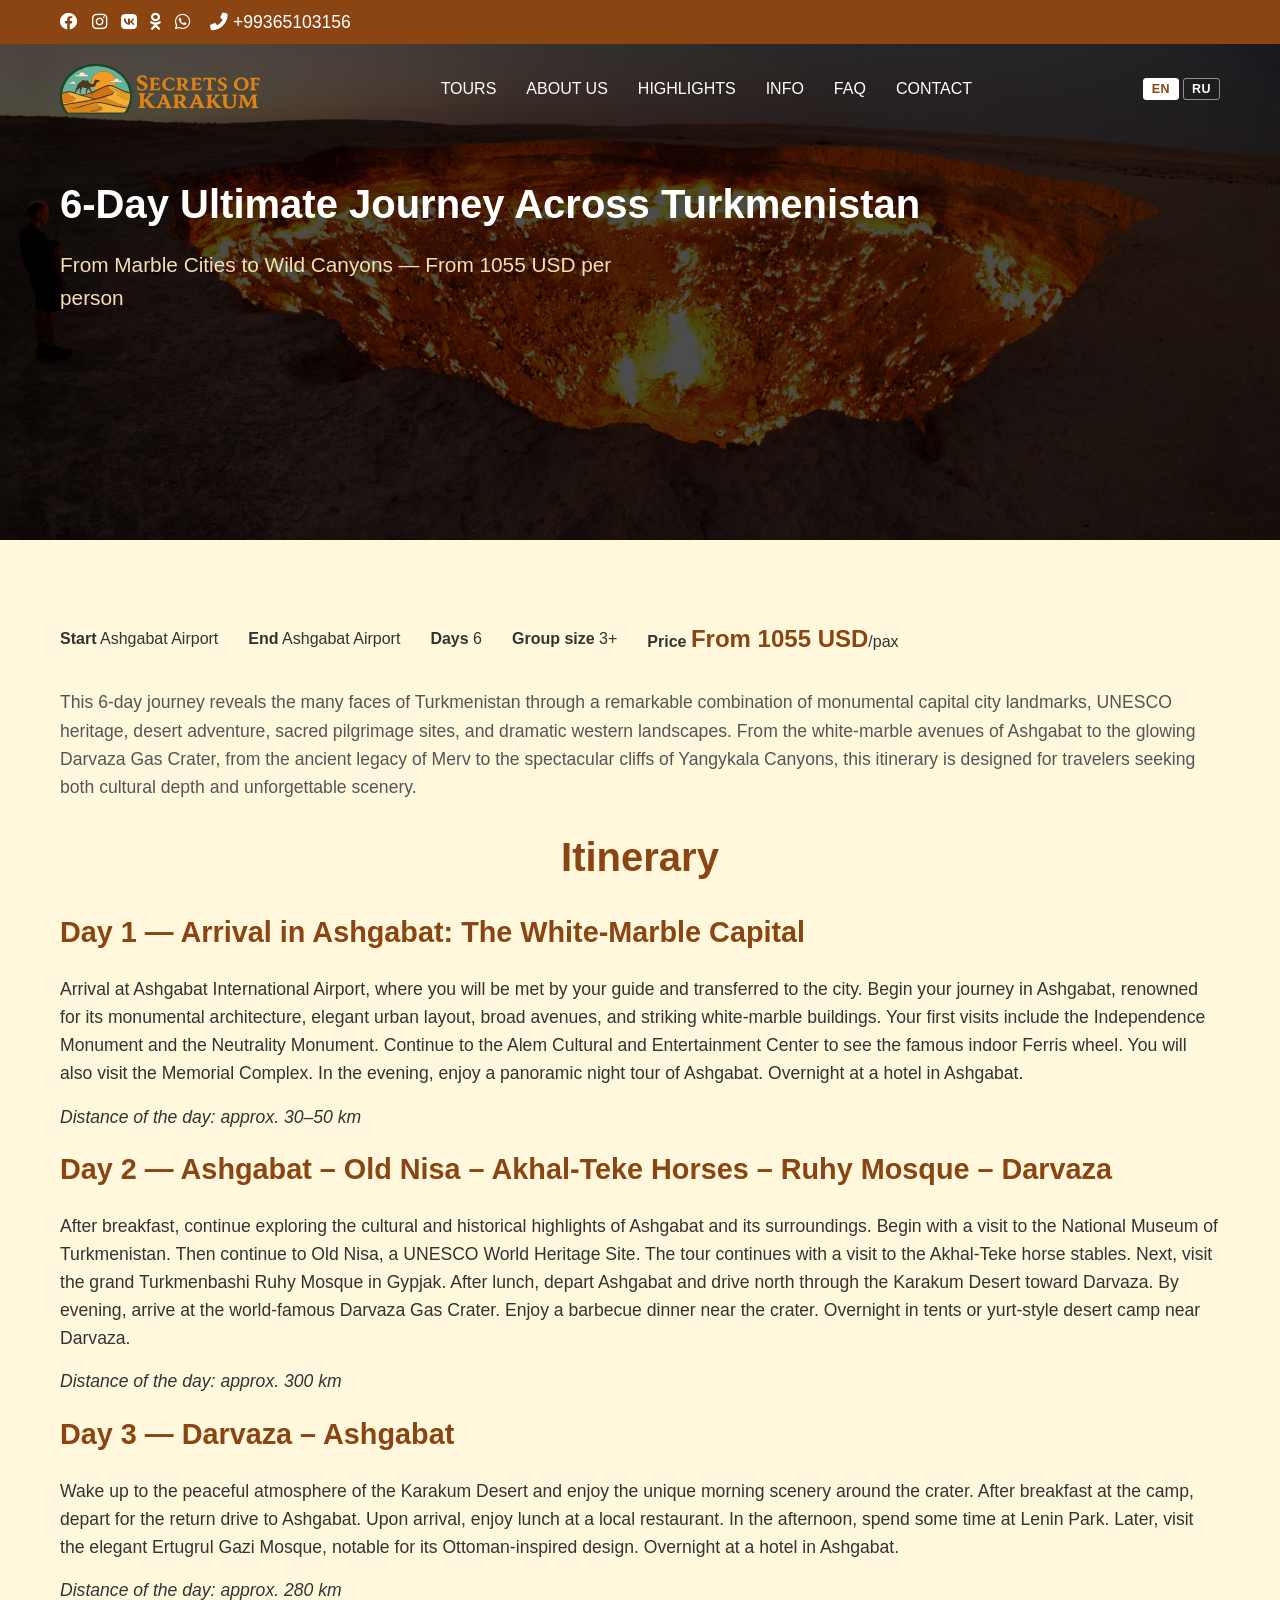
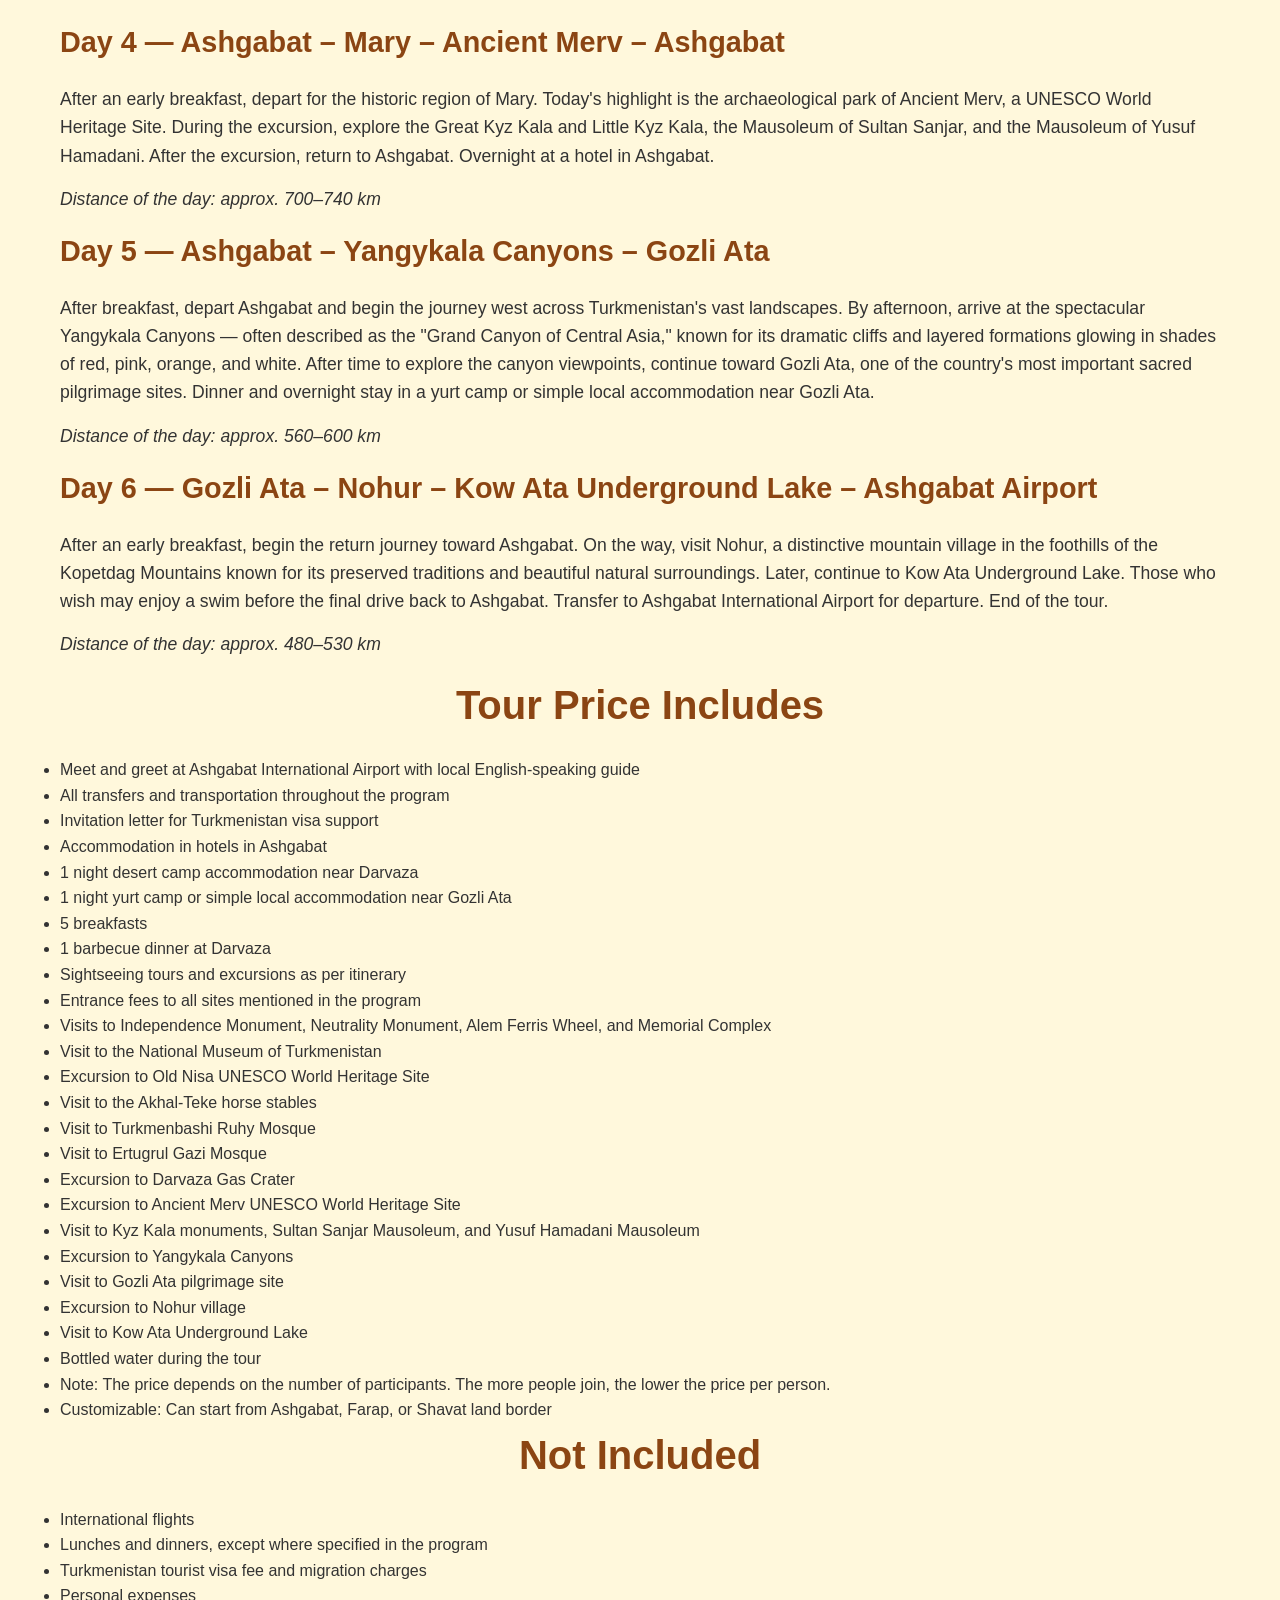
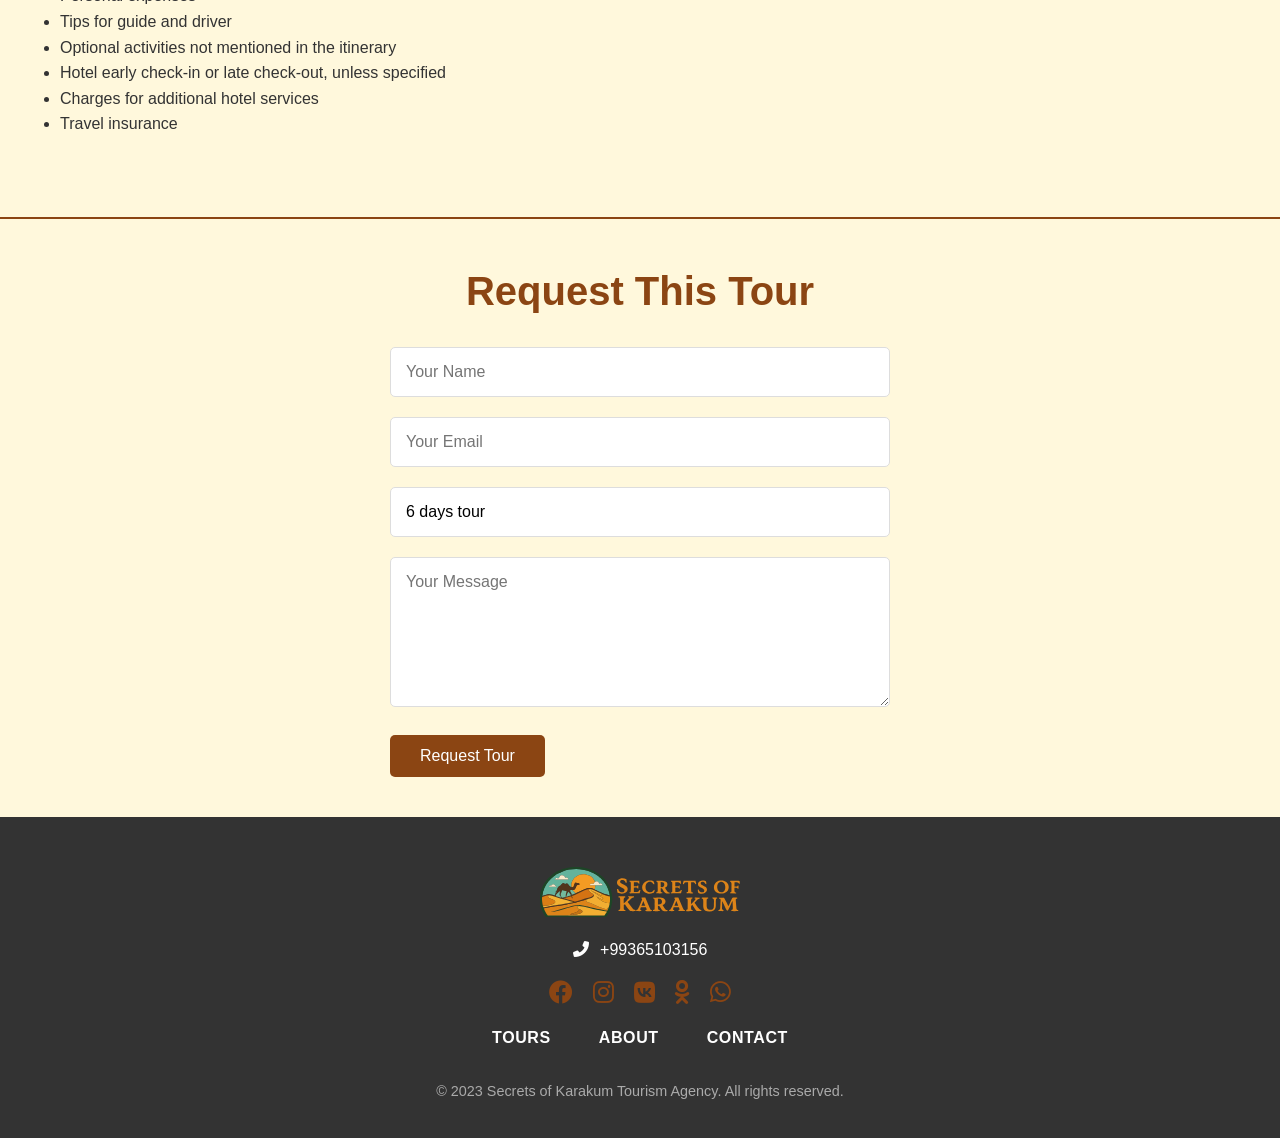
<file: 6-days-tour.html>
<!DOCTYPE html>
<html lang="en" data-page="t6.title">

<head>
    <meta charset="UTF-8">
    <meta name="viewport" content="width=device-width, initial-scale=1.0">
    <title>6-Day Ultimate Journey Across Turkmenistan: From Marble Cities to Wild Canyons | Secrets of Karakum</title>
    <meta name="description"
        content="6-Day Ultimate Journey Across Turkmenistan from 1055 USD – from marble cities to the wild Yangykala Canyons. Includes Ashgabat, Darvaza, Merv and Turkmenbashi.">
    <meta name="keywords"
        content="6 day tour Turkmenistan, Yangykala canyons, Darvaza crater, Merv, Turkmenbashi, Caspian Sea Turkmenistan">
    <meta name="author" content="Secrets of Karakum">
    <meta name="robots" content="index, follow">
    <link rel="canonical" href="https://secretsofkarakum.com/6-days-tour.html">
    <!-- Open Graph -->
    <meta property="og:type" content="website">
    <meta property="og:site_name" content="Secrets of Karakum">
    <meta property="og:title"
        content="6-Day Ultimate Journey Across Turkmenistan: From Marble Cities to Wild Canyons | Secrets of Karakum">
    <meta property="og:description"
        content="6-Day Ultimate Journey Across Turkmenistan from 1055 USD – from marble cities to the wild Yangykala Canyons. Includes Ashgabat, Darvaza, Merv and Turkmenbashi.">
    <meta property="og:url" content="https://secretsofkarakum.com/6-days-tour.html">
    <meta property="og:image" content="https://secretsofkarakum.com/img/yangy-kala.jpg">
    <!-- Twitter Card -->
    <meta name="twitter:card" content="summary_large_image">
    <meta name="twitter:title"
        content="6-Day Ultimate Journey Across Turkmenistan: From Marble Cities to Wild Canyons | Secrets of Karakum">
    <meta name="twitter:description"
        content="6-Day Ultimate Journey Across Turkmenistan from 1055 USD – from marble cities to the wild Yangykala Canyons. Includes Ashgabat, Darvaza, Merv and Turkmenbashi.">
    <meta name="twitter:image" content="https://secretsofkarakum.com/img/yangy-kala.jpg">
    <link rel="stylesheet" href="https://cdnjs.cloudflare.com/ajax/libs/font-awesome/6.0.0-beta3/css/all.min.css">
    <link rel="stylesheet" href="styles.css">
    <script src="translations.js" defer></script>
    <link rel="icon" type="image/png" sizes="32x32" href="/img/logo_mini.png">
    <link rel="icon" type="image/png" sizes="16x16" href="/img/logo_mini_16.png">
    <link rel="apple-touch-icon" sizes="180x180" href="/img/logo_mini.png">
</head>

<body>
    <header>
        <div class="top-bar" style="background: #8B4513; color: #fff; padding: 8px 0; font-size: 1rem;">

            <div class="container"
                style="display: flex; justify-content: space-between; align-items: center; gap: 30px;">

                <div style="display: flex; gap: 14px; font-size: 1.1rem; align-items: center; flex-wrap: wrap;">
                    <a href="https://www.facebook.com/yakup.koch.9/" target="_blank" rel="noopener" style="color: #fff;"
                        title="Facebook"><i class="fab fa-facebook"></i></a>
                    <a href="https://www.instagram.com/secrets.of.karakum/" target="_blank" rel="noopener"
                        style="color: #fff;" title="Instagram"><i class="fab fa-instagram"></i></a>
                    <a href="https://vk.com/id1082811502" target="_blank" rel="noopener" style="color: #fff;"
                        title="VKontakte"><i class="fab fa-vk"></i></a>
                    <a href="https://ok.ru/profile/583072213424" target="_blank" rel="noopener" style="color: #fff;"
                        title="Odnoklassniki"><i class="fab fa-odnoklassniki"></i></a>
                    <a href="https://wa.me/+99365103156" target="_blank" rel="noopener" style="color: #fff;"
                        title="WhatsApp"><i class="fab fa-whatsapp"></i></a>
                    <span style="margin-left: 6px;"><i class="fas fa-phone-alt" style="margin-right: 5px;"></i>+99365103156</span>
                </div>
            </div>
        </div>
        <div class="container header-container">
            <nav>
                <a href="index.html" class="logo" style="display: flex; align-items: center;">
                    <img src="img/logo.svg" alt="Secrets of Karakum Logo"
                        style="height: 50px; width: 200px; vertical-align: middle; object-fit: contain;">
                </a>
                <div class="nav-overlay"></div>

                <button class="burger" aria-label="Open navigation menu">
                    <span></span>
                    <span></span>
                    <span></span>
                </button>
                <ul class="nav-links">
                    <li><a href="tours.html" class="active" data-i18n="nav.tours">TOURS</a></li>
                    <li><a href="about.html" data-i18n="nav.about">ABOUT US</a></li>
                    <li><a href="highlights.html" data-i18n="nav.highlights">HIGHLIGHTS</a></li>
                    <li><a href="info.html" data-i18n="nav.info">INFO</a></li>
                    <li><a href="more-info.html" data-i18n="nav.faq">FAQ</a></li>
                    <li><a href="index.html#contact" data-i18n="nav.contact">CONTACT</a></li>
                </ul>
                <div class="lang-switcher"><button class="lang-btn active" data-lang="en">EN</button><button
                        class="lang-btn" data-lang="ru">RU</button></div>
            </nav>
            <div class="hero" style="min-height: 180px; justify-content: flex-end; background: none;">
                <h1 style="color: white;" data-i18n="t6.hero.h1">6-Day Ultimate Journey Across Turkmenistan</h1>
                <p class="hero-subtitle" data-i18n="t6.hero.sub">From Marble Cities to Wild Canyons &mdash; From 1055
                    USD per person</p>
            </div>
        </div>
    </header>
    <section class="tour-details">
        <div class="container">
            <div class="tour-meta" style="display: flex; flex-wrap: wrap; gap: 30px; margin-bottom: 30px;">
                <div class="tour-meta-row"
                    style="display: flex; align-items: center; flex-wrap: wrap; gap: 30px; width: 100%;">
                    <div><strong data-i18n="tour.start">Start:</strong> Ashgabat Airport</div>
                    <div><strong data-i18n="tour.end">End:</strong> Ashgabat Airport</div>
                    <div><strong data-i18n="tour.days">Days:</strong> 6</div>
                    <div><strong data-i18n="tour.group">Group size:</strong> 3+</div>
                    <div><strong data-i18n="tour.price_label">Price:</strong> <span
                            style="font-size:1.5em; font-weight:bold; color:#8B4513;"><span
                                data-i18n="tour.price_from">From</span>
                            1055 USD</span><span data-i18n="tour.pax">/pax</span></div>
                </div>
            </div>
            <p style="color:#555; margin-bottom:24px;" data-i18n="t6.intro.p">This 6-day journey reveals the many faces
                of Turkmenistan through
                a remarkable combination of monumental capital city landmarks, UNESCO heritage, desert adventure, sacred
                pilgrimage sites, and dramatic western landscapes. From the white-marble avenues of Ashgabat to the
                glowing Darvaza Gas Crater, from the ancient legacy of Merv to the spectacular cliffs of Yangykala
                Canyons, this itinerary is designed for travelers seeking both cultural depth and unforgettable scenery.
            </p>
            <h2 data-i18n="tour.itinerary">Itinerary</h2>
            <div class="itinerary">
                <h3 data-i18n="t6.d1.h3">Day 1 &mdash; Arrival in Ashgabat: The White-Marble Capital</h3>
                <p data-i18n="t6.d1.p">Arrival at Ashgabat International Airport, where you will be met by your guide
                    and transferred to the
                    city. Begin your journey in Ashgabat, renowned for its monumental architecture, elegant urban
                    layout, broad avenues, and striking white-marble buildings. Your first visits include the
                    Independence Monument and the Neutrality Monument. Continue to the Alem Cultural and Entertainment
                    Center to see the famous indoor Ferris wheel. You will also visit the Memorial Complex. In the
                    evening, enjoy a panoramic night tour of Ashgabat. Overnight at a hotel in Ashgabat.</p>
                <p><em data-i18n="t6.d1.dist">Distance of the day: approx. 30&ndash;50 km</em></p>
                <h3 data-i18n="t6.d2.h3">Day 2 &mdash; Ashgabat &ndash; Old Nisa &ndash; Akhal-Teke Horses &ndash; Ruhy
                    Mosque &ndash;
                    Darvaza</h3>
                <p data-i18n="t6.d2.p">After breakfast, continue exploring the cultural and historical highlights of
                    Ashgabat and its
                    surroundings. Begin with a visit to the National Museum of Turkmenistan. Then continue to Old Nisa,
                    a UNESCO World Heritage Site and one of the most significant archaeological monuments in Central
                    Asia. The tour continues with a visit to the Akhal-Teke horse stables, where you will encounter one
                    of the country&rsquo;s greatest national symbols &mdash; known for their elegance, endurance, and
                    distinctive metallic sheen. Next, visit the grand Turkmenbashi Ruhy Mosque in Gypjak. After lunch,
                    depart Ashgabat and drive north through the Karakum Desert toward Darvaza. By evening, arrive at the
                    world-famous Darvaza Gas Crater. Enjoy a barbecue dinner near the crater. Overnight in tents or
                    yurt-style desert camp near Darvaza.</p>
                <p><em data-i18n="t6.d2.dist">Distance of the day: approx. 300 km</em></p>
                <h3 data-i18n="t6.d3.h3">Day 3 &mdash; Darvaza &ndash; Ashgabat</h3>
                <p data-i18n="t6.d3.p">Wake up to the peaceful atmosphere of the Karakum Desert and enjoy the unique
                    morning scenery around
                    the crater. After breakfast at the camp, depart for the return drive to Ashgabat. Upon arrival,
                    enjoy lunch at a local restaurant. In the afternoon, spend some time at Lenin Park. Later, visit the
                    elegant Ertugrul Gazi Mosque, notable for its Ottoman-inspired design. Overnight at a hotel in
                    Ashgabat.</p>
                <p><em data-i18n="t6.d3.dist">Distance of the day: approx. 280 km</em></p>
                <h3 data-i18n="t6.d4.h3">Day 4 &mdash; Ashgabat &ndash; Mary &ndash; Ancient Merv &ndash; Ashgabat</h3>
                <p data-i18n="t6.d4.p">After an early breakfast, depart for the historic region of Mary. Today&rsquo;s
                    highlight is the
                    archaeological park of Ancient Merv, a UNESCO World Heritage Site and one of the oldest and most
                    important oasis cities of Central Asia. During the excursion, explore the Great Kyz Kala and Little
                    Kyz Kala, the Mausoleum of Sultan Sanjar, and the Mausoleum of Yusuf Hamadani. After the excursion,
                    return to Ashgabat. Overnight at a hotel in Ashgabat.</p>
                <p><em data-i18n="t6.d4.dist">Distance of the day: approx. 700&ndash;740 km</em></p>
                <h3 data-i18n="t6.d5.h3">Day 5 &mdash; Ashgabat &ndash; Yangykala Canyons &ndash; Gozli Ata</h3>
                <p data-i18n="t6.d5.p">After breakfast, depart Ashgabat and begin the journey west across
                    Turkmenistan&rsquo;s vast
                    landscapes. By afternoon, arrive at the spectacular Yangykala Canyons &mdash; often described as the
                    &ldquo;Grand Canyon of Central Asia,&rdquo; known for its dramatic cliffs and layered formations
                    glowing in shades of red, pink, orange, and white. After time to explore the canyon viewpoints,
                    continue toward Gozli Ata, one of the country&rsquo;s most important sacred pilgrimage sites. Dinner
                    and overnight stay in a yurt camp or simple local accommodation near Gozli Ata.</p>
                <p><em data-i18n="t6.d5.dist">Distance of the day: approx. 560&ndash;600 km</em></p>
                <h3 data-i18n="t6.d6.h3">Day 6 &mdash; Gozli Ata &ndash; Nohur &ndash; Kow Ata Underground Lake &ndash;
                    Ashgabat Airport</h3>
                <p data-i18n="t6.d6.p">After an early breakfast, begin the return journey toward Ashgabat. On the way,
                    visit Nohur, a
                    distinctive mountain village in the foothills of the Kopetdag Mountains known for its preserved
                    traditions, unique cultural identity, and beautiful natural surroundings. Later, continue to Kow Ata
                    Underground Lake, hidden inside a cave and known for its warm, mineral-rich waters. Those who wish
                    may enjoy a swim before the final drive back to Ashgabat. Transfer to Ashgabat International Airport
                    for departure. End of the tour.</p>
                <p><em data-i18n="t6.d6.dist">Distance of the day: approx. 480&ndash;530 km</em></p>
            </div>
            <h2 data-i18n="t6.incl.h2">Tour Price Includes</h2>
            <ul class="inclusions" data-i18n-list="t6.incl">
                <li>Meet and greet at Ashgabat International Airport with local English-speaking guide</li>
                <li>All transfers and transportation throughout the program</li>
                <li>Invitation letter for Turkmenistan visa support</li>
                <li>Accommodation in hotels in Ashgabat</li>
                <li>1 night desert camp accommodation near Darvaza</li>
                <li>1 night yurt camp or simple local accommodation near Gozli Ata</li>
                <li>5 breakfasts</li>
                <li>1 barbecue dinner at Darvaza</li>
                <li>Sightseeing tours and excursions as per itinerary</li>
                <li>Entrance fees to all sites mentioned in the program</li>
                <li>Visits to Independence Monument, Neutrality Monument, Alem Ferris Wheel, and Memorial Complex</li>
                <li>Visit to the National Museum of Turkmenistan</li>
                <li>Excursion to Old Nisa UNESCO World Heritage Site</li>
                <li>Visit to the Akhal-Teke horse stables</li>
                <li>Visit to Turkmenbashi Ruhy Mosque</li>
                <li>Visit to Ertugrul Gazi Mosque</li>
                <li>Excursion to Darvaza Gas Crater</li>
                <li>Excursion to Ancient Merv UNESCO World Heritage Site</li>
                <li>Visit to Kyz Kala monuments, Sultan Sanjar Mausoleum, and Yusuf Hamadani Mausoleum</li>
                <li>Excursion to Yangykala Canyons</li>
                <li>Visit to Gozli Ata pilgrimage site</li>
                <li>Excursion to Nohur village</li>
                <li>Visit to Kow Ata Underground Lake</li>
                <li>Bottled water during the tour</li>
                <li><em>Note: The price depends on the number of participants. The more people join, the lower the price
                        per person.</em></li>
                <li><strong>Customizable:</strong> Can start from Ashgabat, Farap, or Shavat land border</li>
            </ul>
            <h2 data-i18n="t6.notincl.h2">Not Included</h2>
            <ul class="not-included" data-i18n-list="t6.notincl">
                <li>International flights</li>
                <li>Lunches and dinners, except where specified in the program</li>
                <li>Turkmenistan tourist visa fee and migration charges</li>
                <li>Personal expenses</li>
                <li>Tips for guide and driver</li>
                <li>Optional activities not mentioned in the itinerary</li>
                <li>Hotel early check-in or late check-out, unless specified</li>
                <li>Charges for additional hotel services</li>
                <li>Travel insurance</li>
            </ul>
        </div>
    </section>

    <!-- Contact Form Section -->
    <section class="contact" style="background:#fff8dc; padding:40px 0; border-top:2px solid #8B4513;">
        <div class="container">
            <h2 style="text-align:center; color:#8B4513; margin-bottom:24px;" data-i18n="tour.request.h2">Request This
                Tour</h2>
            <div class="contact-form" style="max-width:500px; margin:0 auto;">
                <form action="send_mail.php" method="POST">
                    <input type="text" name="name" placeholder="Your Name" data-i18n-placeholder="form.name" required>
                    <input type="email" name="email" placeholder="Your Email" data-i18n-placeholder="form.email"
                        required>
                    <input type="text" name="subject" value="6 days tour" readonly>
                    <textarea name="message" placeholder="Your Message" data-i18n-placeholder="form.message"
                        required></textarea>
                    <button type="submit" class="btn" data-i18n="form.request">Request Tour</button>
                </form>
            </div>
        </div>
    </section>
    <footer>
        <div class="container">
            <a href="index.html" class="footer-logo"
                style="display: flex; align-items: center; justify-content: center;">
                <img src="img/logo.svg" alt="Secrets of Karakum Logo"
                    style="height: 50px; width: 200px; vertical-align: middle; object-fit: contain;">
            </a>
            <div class="footer-contact"
                style="display: flex; justify-content: center; gap: 30px; margin: 15px 0 10px 0; font-size: 1rem; color: #8B4513;">
                <span>
                    <i class="fas fa-phone-alt" style="margin-right: 7px;"></i>
                    +99365103156
                </span>
            </div>
            <div class="footer-social"
                style="display: flex; justify-content: center; gap: 20px; margin: 12px 0; font-size: 1.5rem;">
                <a href="https://www.facebook.com/yakup.koch.9/" target="_blank" rel="noopener" style="color: #8B4513;"
                    title="Facebook"><i class="fab fa-facebook"></i></a>
                <a href="https://www.instagram.com/secrets.of.karakum/" target="_blank" rel="noopener"
                    style="color: #8B4513;" title="Instagram"><i class="fab fa-instagram"></i></a>
                <a href="https://vk.com/id1082811502" target="_blank" rel="noopener" style="color: #8B4513;"
                    title="VKontakte"><i class="fab fa-vk"></i></a>
                <a href="https://ok.ru/profile/583072213424" target="_blank" rel="noopener" style="color: #8B4513;"
                    title="Odnoklassniki"><i class="fab fa-odnoklassniki"></i></a>
                <a href="https://wa.me/+99365103156" target="_blank" rel="noopener" style="color: #8B4513;"
                    title="WhatsApp"><i class="fab fa-whatsapp"></i></a>
            </div>
            <ul class="footer-links">
                <li><a href="tours.html" data-i18n="footer.tours">Tours</a></li>
                <li><a href="index.html#about" data-i18n="footer.about">About</a></li>
                <li><a href="index.html#contact" data-i18n="footer.contact">Contact</a></li>
            </ul>
            <p class="copyright" data-i18n="footer.copyright">&copy; 2023 Secrets of Karakum Tourism Agency. All rights
                reserved.</p>
        </div>
    </footer>
    <script src="scripts.js"></script>
</body>

</html>
</file>
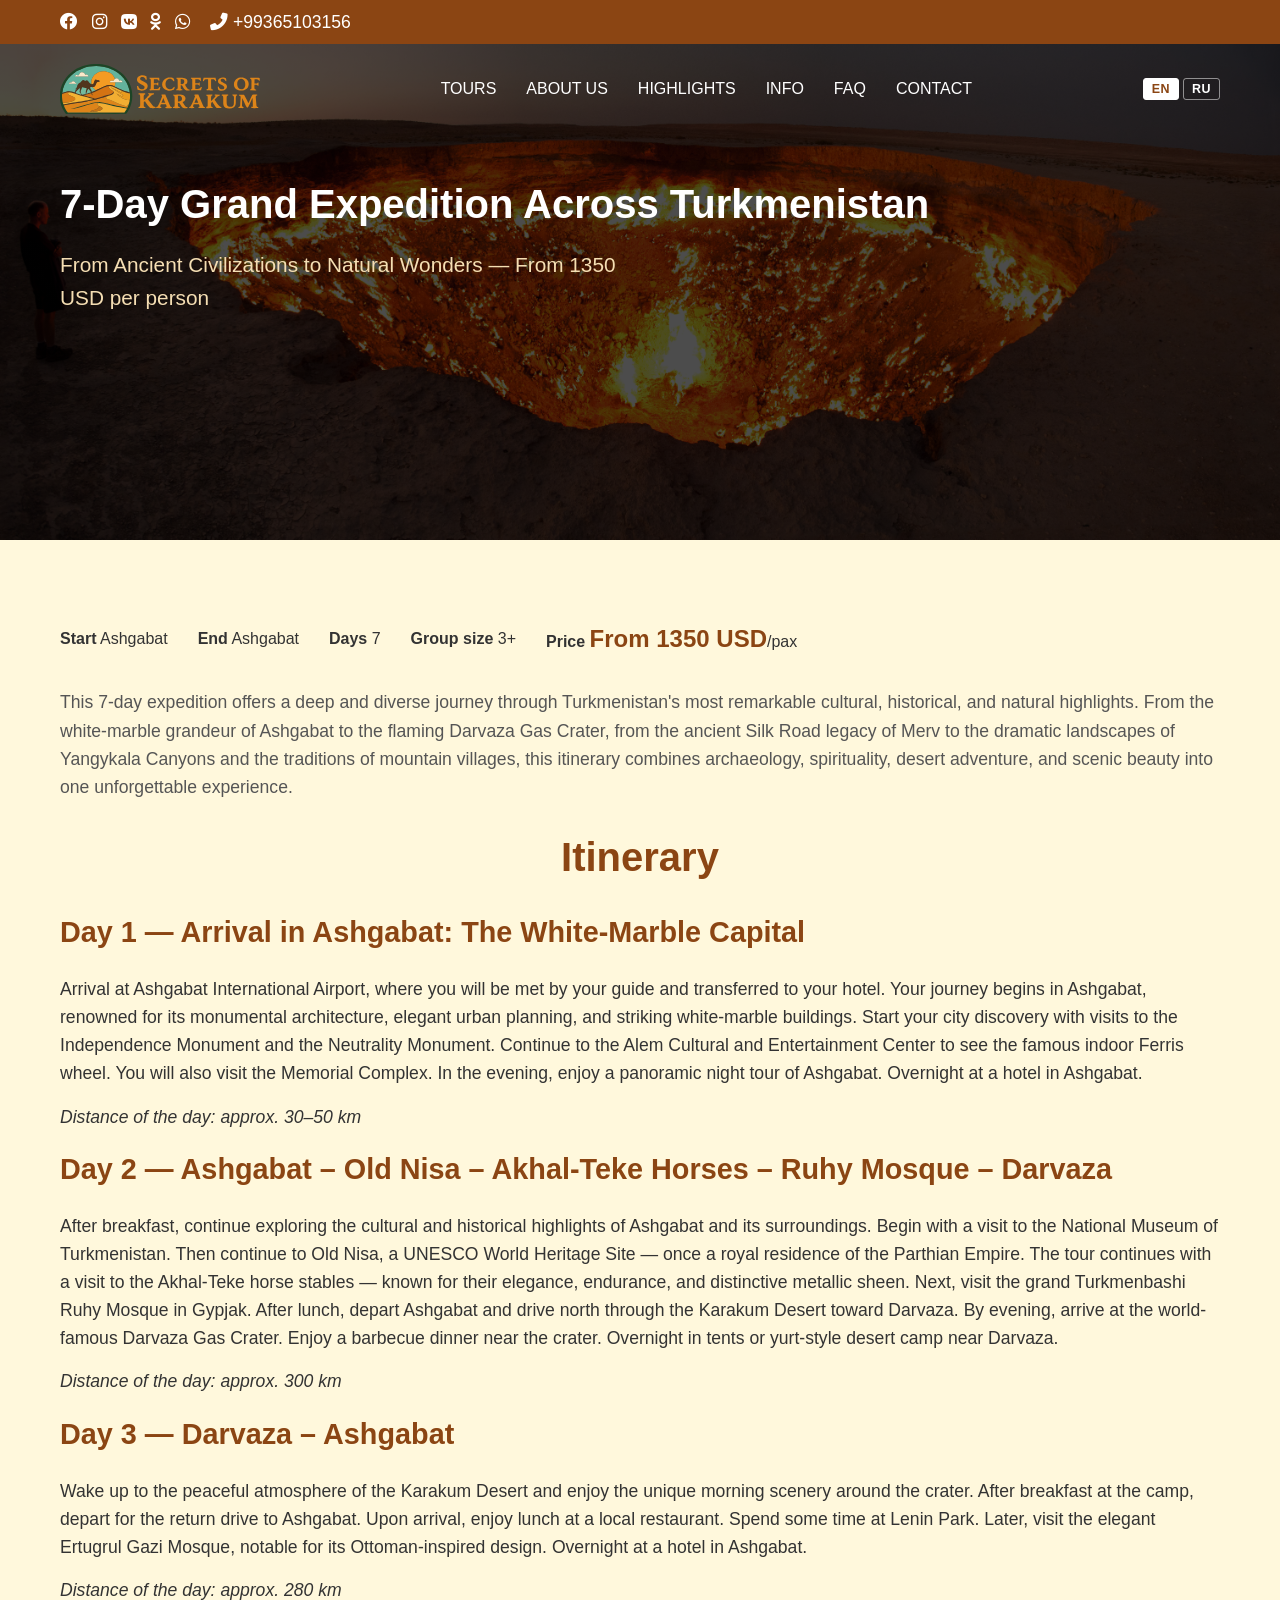
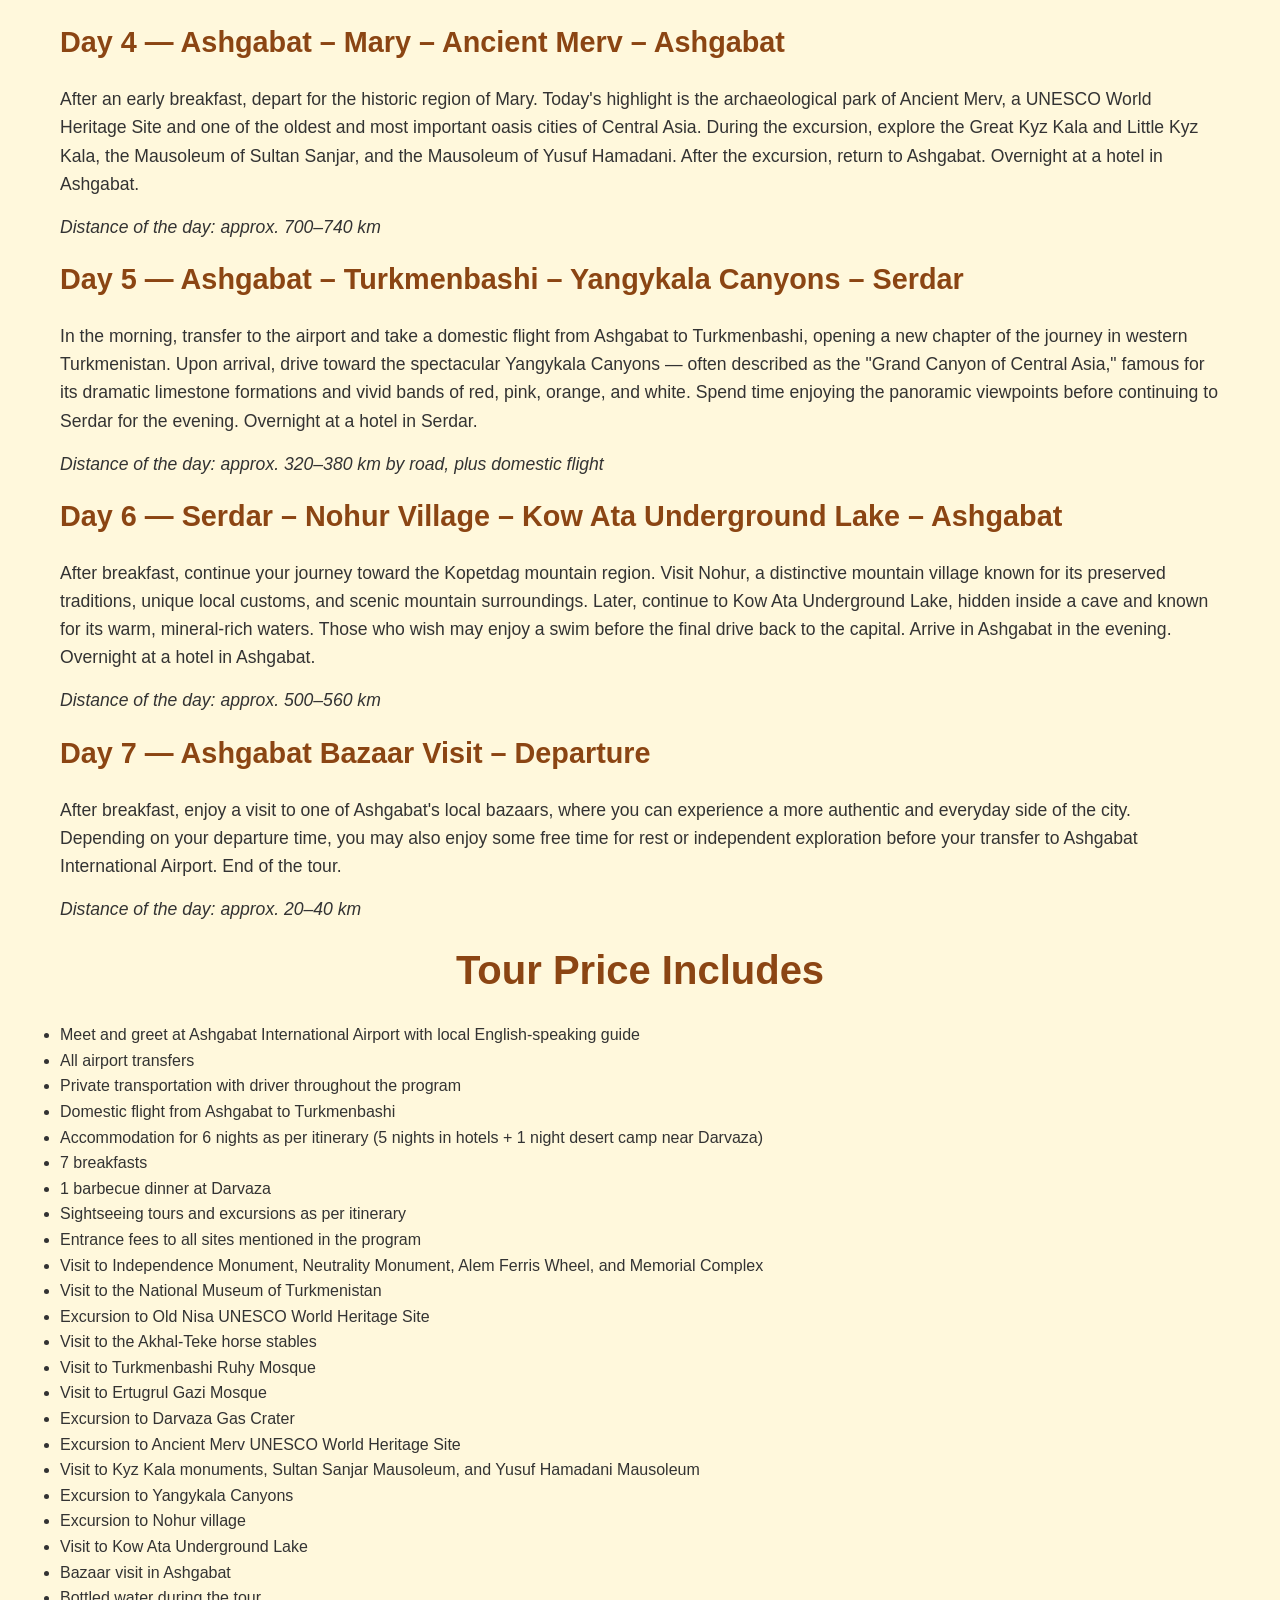
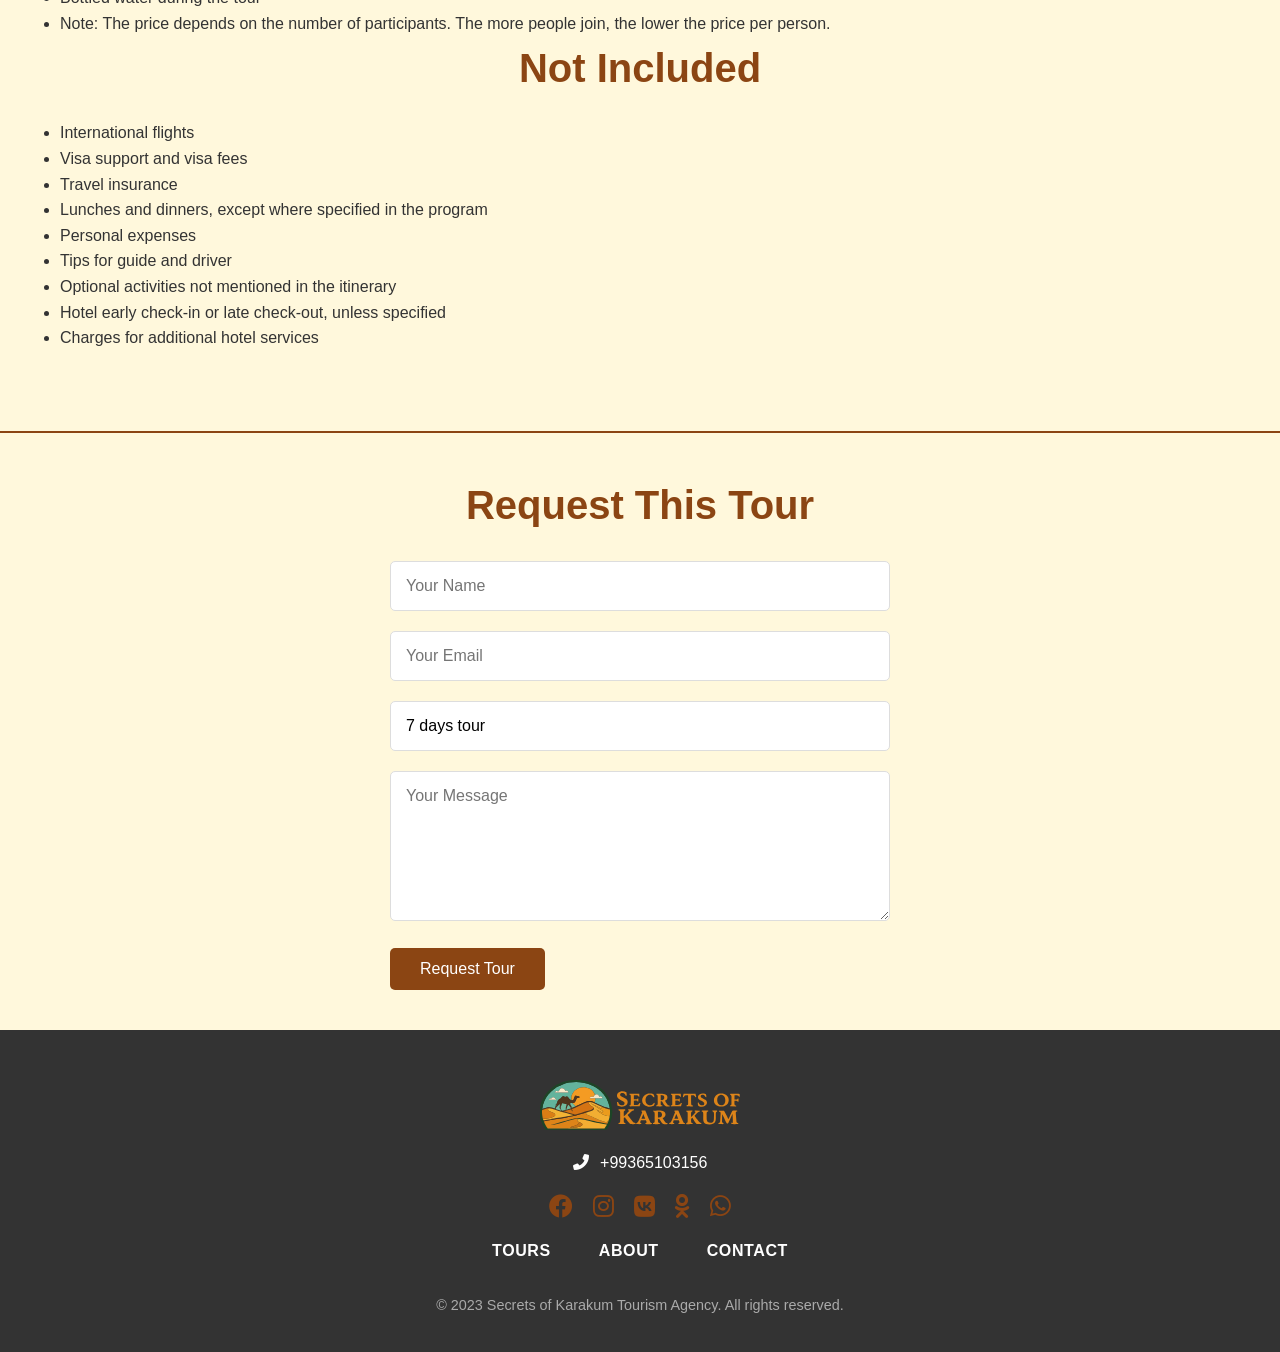
<file: 7-days-tour.html>
<!DOCTYPE html>
<html lang="en" data-page="t7.title">

<head>
    <meta charset="UTF-8">
    <meta name="viewport" content="width=device-width, initial-scale=1.0">
    <title>7-Day Grand Expedition Across Turkmenistan: From Ancient Civilizations to Natural Wonders | Secrets of
        Karakum</title>
    <meta name="description"
        content="7-Day Grand Expedition Across Turkmenistan from 1350 USD – ancient civilizations to natural wonders. Includes domestic flight, Kunya-Urgench UNESCO, Darvaza and Merv.">
    <meta name="keywords"
        content="7 day Turkmenistan expedition, Kunya-Urgench UNESCO, domestic flight Turkmenistan, Gonur Depe, Turkmenistan grand tour">
    <meta name="author" content="Secrets of Karakum">
    <meta name="robots" content="index, follow">
    <link rel="canonical" href="https://secretsofkarakum.com/7-days-tour.html">
    <!-- Open Graph -->
    <meta property="og:type" content="website">
    <meta property="og:site_name" content="Secrets of Karakum">
    <meta property="og:title"
        content="7-Day Grand Expedition Across Turkmenistan: From Ancient Civilizations to Natural Wonders | Secrets of Karakum">
    <meta property="og:description"
        content="7-Day Grand Expedition Across Turkmenistan from 1350 USD – ancient civilizations to natural wonders. Includes domestic flight, Kunya-Urgench UNESCO, Darvaza and Merv.">
    <meta property="og:url" content="https://secretsofkarakum.com/7-days-tour.html">
    <meta property="og:image" content="https://secretsofkarakum.com/img/yangy-kala.jpg">
    <!-- Twitter Card -->
    <meta name="twitter:card" content="summary_large_image">
    <meta name="twitter:title"
        content="7-Day Grand Expedition Across Turkmenistan: From Ancient Civilizations to Natural Wonders | Secrets of Karakum">
    <meta name="twitter:description"
        content="7-Day Grand Expedition Across Turkmenistan from 1350 USD – ancient civilizations to natural wonders. Includes domestic flight, Kunya-Urgench UNESCO, Darvaza and Merv.">
    <meta name="twitter:image" content="https://secretsofkarakum.com/img/yangy-kala.jpg">
    <link rel="stylesheet" href="https://cdnjs.cloudflare.com/ajax/libs/font-awesome/6.0.0-beta3/css/all.min.css">
    <link rel="stylesheet" href="styles.css">
    <script src="translations.js" defer></script>
    <link rel="icon" type="image/png" sizes="32x32" href="/img/logo_mini.png">
    <link rel="icon" type="image/png" sizes="16x16" href="/img/logo_mini_16.png">
    <link rel="apple-touch-icon" sizes="180x180" href="/img/logo_mini.png">
</head>

<body>
    <header>
        <div class="top-bar" style="background: #8B4513; color: #fff; padding: 8px 0; font-size: 1rem;">

            <div class="container"
                style="display: flex; justify-content: space-between; align-items: center; gap: 30px;">

                <div style="display: flex; gap: 14px; font-size: 1.1rem; align-items: center; flex-wrap: wrap;">
                    <a href="https://www.facebook.com/yakup.koch.9/" target="_blank" rel="noopener" style="color: #fff;"
                        title="Facebook"><i class="fab fa-facebook"></i></a>
                    <a href="https://www.instagram.com/secrets.of.karakum/" target="_blank" rel="noopener"
                        style="color: #fff;" title="Instagram"><i class="fab fa-instagram"></i></a>
                    <a href="https://vk.com/id1082811502" target="_blank" rel="noopener" style="color: #fff;"
                        title="VKontakte"><i class="fab fa-vk"></i></a>
                    <a href="https://ok.ru/profile/583072213424" target="_blank" rel="noopener" style="color: #fff;"
                        title="Odnoklassniki"><i class="fab fa-odnoklassniki"></i></a>
                    <a href="https://wa.me/+99365103156" target="_blank" rel="noopener" style="color: #fff;"
                        title="WhatsApp"><i class="fab fa-whatsapp"></i></a>
                    <span style="margin-left: 6px;"><i class="fas fa-phone-alt" style="margin-right: 5px;"></i>+99365103156</span>
                </div>
            </div>
        </div>
        <div class="container header-container">
            <nav>
                <a href="index.html" class="logo" style="display: flex; align-items: center;">
                    <img src="img/logo.svg" alt="Secrets of Karakum Logo"
                        style="height: 50px; width: 200px; vertical-align: middle; object-fit: contain;">
                </a>
                <div class="nav-overlay"></div>

                <button class="burger" aria-label="Open navigation menu">
                    <span></span>
                    <span></span>
                    <span></span>
                </button>
                <ul class="nav-links">
                    <li><a href="tours.html" class="active" data-i18n="nav.tours">TOURS</a></li>
                    <li><a href="about.html" data-i18n="nav.about">ABOUT US</a></li>
                    <li><a href="highlights.html" data-i18n="nav.highlights">HIGHLIGHTS</a></li>
                    <li><a href="info.html" data-i18n="nav.info">INFO</a></li>
                    <li><a href="more-info.html" data-i18n="nav.faq">FAQ</a></li>
                    <li><a href="index.html#contact" data-i18n="nav.contact">CONTACT</a></li>
                </ul>
                <div class="lang-switcher"><button class="lang-btn active" data-lang="en">EN</button><button
                        class="lang-btn" data-lang="ru">RU</button></div>
            </nav>
            <div class="hero" style="min-height: 180px; justify-content: flex-end; background: none;">
                <h1 style="color: white;" data-i18n="t7.hero.h1">7-Day Grand Expedition Across Turkmenistan</h1>
                <p class="hero-subtitle" data-i18n="t7.hero.sub">From Ancient Civilizations to Natural Wonders &mdash;
                    From 1350 USD per person</p>
            </div>
        </div>
    </header>
    <section class="tour-details">
        <div class="container">
            <div class="tour-meta" style="display: flex; flex-wrap: wrap; gap: 30px; margin-bottom: 30px;">
                <div class="tour-meta-row"
                    style="display: flex; align-items: center; flex-wrap: wrap; gap: 30px; width: 100%;">
                    <div><strong data-i18n="tour.start">Start:</strong> Ashgabat</div>
                    <div><strong data-i18n="tour.end">End:</strong> Ashgabat</div>
                    <div><strong data-i18n="tour.days">Days:</strong> 7</div>
                    <div><strong data-i18n="tour.group">Group size:</strong> 3+</div>
                    <div><strong data-i18n="tour.price_label">Price:</strong> <span
                            style="font-size:1.5em; font-weight:bold; color:#8B4513;"><span
                                data-i18n="tour.price_from">From</span>
                            1350 USD</span><span data-i18n="tour.pax">/pax</span></div>
                </div>
            </div>
            <p style="color:#555; margin-bottom:24px;" data-i18n="t7.intro.p">This 7-day expedition offers a deep and
                diverse journey through
                Turkmenistan&rsquo;s most remarkable cultural, historical, and natural highlights. From the white-marble
                grandeur of Ashgabat to the flaming Darvaza Gas Crater, from the ancient Silk Road legacy of Merv to the
                dramatic landscapes of Yangykala Canyons and the traditions of mountain villages, this itinerary
                combines archaeology, spirituality, desert adventure, and scenic beauty into one unforgettable
                experience.</p>
            <h2 data-i18n="tour.itinerary">Itinerary</h2>
            <div class="itinerary">
                <h3 data-i18n="t7.d1.h3">Day 1 &mdash; Arrival in Ashgabat: The White-Marble Capital</h3>
                <p data-i18n="t7.d1.p">Arrival at Ashgabat International Airport, where you will be met by your guide
                    and transferred to
                    your hotel. Your journey begins in Ashgabat, renowned for its monumental architecture, elegant urban
                    planning, and striking white-marble buildings. Start your city discovery with visits to the
                    Independence Monument and the Neutrality Monument. Continue to the Alem Cultural and Entertainment
                    Center to see the famous indoor Ferris wheel. You will also visit the Memorial Complex. In the
                    evening, enjoy a panoramic night tour of Ashgabat. Overnight at a hotel in Ashgabat.</p>
                <p><em data-i18n="t7.d1.dist">Distance of the day: approx. 30&ndash;50 km</em></p>
                <h3 data-i18n="t7.d2.h3">Day 2 &mdash; Ashgabat &ndash; Old Nisa &ndash; Akhal-Teke Horses &ndash; Ruhy
                    Mosque &ndash;
                    Darvaza</h3>
                <p data-i18n="t7.d2.p">After breakfast, continue exploring the cultural and historical highlights of
                    Ashgabat and its
                    surroundings. Begin with a visit to the National Museum of Turkmenistan. Then continue to Old Nisa,
                    a UNESCO World Heritage Site and one of the most significant archaeological monuments in Central
                    Asia &mdash; once a royal residence of the Parthian Empire. The tour continues with a visit to the
                    Akhal-Teke horse stables &mdash; known for their elegance, endurance, and distinctive metallic
                    sheen. Next, visit the grand Turkmenbashi Ruhy Mosque in Gypjak. After lunch, depart Ashgabat and
                    drive north through the Karakum Desert toward Darvaza. By evening, arrive at the world-famous
                    Darvaza Gas Crater. Enjoy a barbecue dinner near the crater. Overnight in tents or yurt-style desert
                    camp near Darvaza.</p>
                <p><em data-i18n="t7.d2.dist">Distance of the day: approx. 300 km</em></p>
                <h3 data-i18n="t7.d3.h3">Day 3 &mdash; Darvaza &ndash; Ashgabat</h3>
                <p data-i18n="t7.d3.p">Wake up to the peaceful atmosphere of the Karakum Desert and enjoy the unique
                    morning scenery around
                    the crater. After breakfast at the camp, depart for the return drive to Ashgabat. Upon arrival,
                    enjoy lunch at a local restaurant. Spend some time at Lenin Park. Later, visit the elegant Ertugrul
                    Gazi Mosque, notable for its Ottoman-inspired design. Overnight at a hotel in Ashgabat.</p>
                <p><em data-i18n="t7.d3.dist">Distance of the day: approx. 280 km</em></p>
                <h3 data-i18n="t7.d4.h3">Day 4 &mdash; Ashgabat &ndash; Mary &ndash; Ancient Merv &ndash; Ashgabat</h3>
                <p data-i18n="t7.d4.p">After an early breakfast, depart for the historic region of Mary. Today&rsquo;s
                    highlight is the
                    archaeological park of Ancient Merv, a UNESCO World Heritage Site and one of the oldest and most
                    important oasis cities of Central Asia. During the excursion, explore the Great Kyz Kala and Little
                    Kyz Kala, the Mausoleum of Sultan Sanjar, and the Mausoleum of Yusuf Hamadani. After the excursion,
                    return to Ashgabat. Overnight at a hotel in Ashgabat.</p>
                <p><em data-i18n="t7.d4.dist">Distance of the day: approx. 700&ndash;740 km</em></p>
                <h3 data-i18n="t7.d5.h3">Day 5 &mdash; Ashgabat &ndash; Turkmenbashi &ndash; Yangykala Canyons &ndash;
                    Serdar</h3>
                <p data-i18n="t7.d5.p">In the morning, transfer to the airport and take a domestic flight from Ashgabat
                    to Turkmenbashi,
                    opening a new chapter of the journey in western Turkmenistan. Upon arrival, drive toward the
                    spectacular Yangykala Canyons &mdash; often described as the &ldquo;Grand Canyon of Central
                    Asia,&rdquo; famous for its dramatic limestone formations and vivid bands of red, pink, orange, and
                    white. Spend time enjoying the panoramic viewpoints before continuing to Serdar for the evening.
                    Overnight at a hotel in Serdar.</p>
                <p><em data-i18n="t7.d5.dist">Distance of the day: approx. 320&ndash;380 km by road, plus domestic
                        flight</em></p>
                <h3 data-i18n="t7.d6.h3">Day 6 &mdash; Serdar &ndash; Nohur Village &ndash; Kow Ata Underground Lake
                    &ndash; Ashgabat</h3>
                <p data-i18n="t7.d6.p">After breakfast, continue your journey toward the Kopetdag mountain region. Visit
                    Nohur, a
                    distinctive mountain village known for its preserved traditions, unique local customs, and scenic
                    mountain surroundings. Later, continue to Kow Ata Underground Lake, hidden inside a cave and known
                    for its warm, mineral-rich waters. Those who wish may enjoy a swim before the final drive back to
                    the capital. Arrive in Ashgabat in the evening. Overnight at a hotel in Ashgabat.</p>
                <p><em data-i18n="t7.d6.dist">Distance of the day: approx. 500&ndash;560 km</em></p>
                <h3 data-i18n="t7.d7.h3">Day 7 &mdash; Ashgabat Bazaar Visit &ndash; Departure</h3>
                <p data-i18n="t7.d7.p">After breakfast, enjoy a visit to one of Ashgabat&rsquo;s local bazaars, where
                    you can experience a
                    more authentic and everyday side of the city. Depending on your departure time, you may also enjoy
                    some free time for rest or independent exploration before your transfer to Ashgabat International
                    Airport. End of the tour.</p>
                <p><em data-i18n="t7.d7.dist">Distance of the day: approx. 20&ndash;40 km</em></p>
            </div>
            <h2 data-i18n="t7.incl.h2">Tour Price Includes</h2>
            <ul class="inclusions" data-i18n-list="t7.incl">
                <li>Meet and greet at Ashgabat International Airport with local English-speaking guide</li>
                <li>All airport transfers</li>
                <li>Private transportation with driver throughout the program</li>
                <li>Domestic flight from Ashgabat to Turkmenbashi</li>
                <li>Accommodation for 6 nights as per itinerary (5 nights in hotels + 1 night desert camp near Darvaza)
                </li>
                <li>7 breakfasts</li>
                <li>1 barbecue dinner at Darvaza</li>
                <li>Sightseeing tours and excursions as per itinerary</li>
                <li>Entrance fees to all sites mentioned in the program</li>
                <li>Visit to Independence Monument, Neutrality Monument, Alem Ferris Wheel, and Memorial Complex</li>
                <li>Visit to the National Museum of Turkmenistan</li>
                <li>Excursion to Old Nisa UNESCO World Heritage Site</li>
                <li>Visit to the Akhal-Teke horse stables</li>
                <li>Visit to Turkmenbashi Ruhy Mosque</li>
                <li>Visit to Ertugrul Gazi Mosque</li>
                <li>Excursion to Darvaza Gas Crater</li>
                <li>Excursion to Ancient Merv UNESCO World Heritage Site</li>
                <li>Visit to Kyz Kala monuments, Sultan Sanjar Mausoleum, and Yusuf Hamadani Mausoleum</li>
                <li>Excursion to Yangykala Canyons</li>
                <li>Excursion to Nohur village</li>
                <li>Visit to Kow Ata Underground Lake</li>
                <li>Bazaar visit in Ashgabat</li>
                <li>Bottled water during the tour</li>
                <li><em>Note: The price depends on the number of participants. The more people join, the lower the price
                        per person.</em></li>
            </ul>
            <h2 data-i18n="t7.notincl.h2">Not Included</h2>
            <ul class="not-included" data-i18n-list="t7.notincl">
                <li>International flights</li>
                <li>Visa support and visa fees</li>
                <li>Travel insurance</li>
                <li>Lunches and dinners, except where specified in the program</li>
                <li>Personal expenses</li>
                <li>Tips for guide and driver</li>
                <li>Optional activities not mentioned in the itinerary</li>
                <li>Hotel early check-in or late check-out, unless specified</li>
                <li>Charges for additional hotel services</li>
            </ul>
        </div>
    </section>

    <!-- Contact Form Section -->
    <section class="contact" style="background:#fff8dc; padding:40px 0; border-top:2px solid #8B4513;">
        <div class="container">
            <h2 style="text-align:center; color:#8B4513; margin-bottom:24px;" data-i18n="tour.request.h2">Request This
                Tour</h2>
            <div class="contact-form" style="max-width:500px; margin:0 auto;">
                <form action="send_mail.php" method="POST">
                    <input type="text" name="name" placeholder="Your Name" data-i18n-placeholder="form.name" required>
                    <input type="email" name="email" placeholder="Your Email" data-i18n-placeholder="form.email"
                        required>
                    <input type="text" name="subject" value="7 days tour" readonly>
                    <textarea name="message" placeholder="Your Message" data-i18n-placeholder="form.message"
                        required></textarea>
                    <button type="submit" class="btn" data-i18n="form.request">Request Tour</button>
                </form>
            </div>
        </div>
    </section>
    <footer>
        <div class="container">
            <a href="index.html" class="footer-logo"
                style="display: flex; align-items: center; justify-content: center;">
                <img src="img/logo.svg" alt="Secrets of Karakum Logo"
                    style="height: 50px; width: 200px; vertical-align: middle; object-fit: contain;">
            </a>
            <div class="footer-contact"
                style="display: flex; justify-content: center; gap: 30px; margin: 15px 0 10px 0; font-size: 1rem; color: #8B4513;">
                <span>
                    <i class="fas fa-phone-alt" style="margin-right: 7px;"></i>
                    +99365103156
                </span>
            </div>
            <div class="footer-social"
                style="display: flex; justify-content: center; gap: 20px; margin: 12px 0; font-size: 1.5rem;">
                <a href="https://www.facebook.com/yakup.koch.9/" target="_blank" rel="noopener" style="color: #8B4513;"
                    title="Facebook"><i class="fab fa-facebook"></i></a>
                <a href="https://www.instagram.com/secrets.of.karakum/" target="_blank" rel="noopener"
                    style="color: #8B4513;" title="Instagram"><i class="fab fa-instagram"></i></a>
                <a href="https://vk.com/id1082811502" target="_blank" rel="noopener" style="color: #8B4513;"
                    title="VKontakte"><i class="fab fa-vk"></i></a>
                <a href="https://ok.ru/profile/583072213424" target="_blank" rel="noopener" style="color: #8B4513;"
                    title="Odnoklassniki"><i class="fab fa-odnoklassniki"></i></a>
                <a href="https://wa.me/+99365103156" target="_blank" rel="noopener" style="color: #8B4513;"
                    title="WhatsApp"><i class="fab fa-whatsapp"></i></a>
            </div>
            <ul class="footer-links">
                <li><a href="tours.html" data-i18n="footer.tours">Tours</a></li>
                <li><a href="index.html#about" data-i18n="footer.about">About</a></li>
                <li><a href="index.html#contact" data-i18n="footer.contact">Contact</a></li>
            </ul>
            <p class="copyright" data-i18n="footer.copyright">&copy; 2023 Secrets of Karakum Tourism Agency. All rights
                reserved.</p>
        </div>
    </footer>
    <script src="scripts.js"></script>
</body>

</html>
</file>
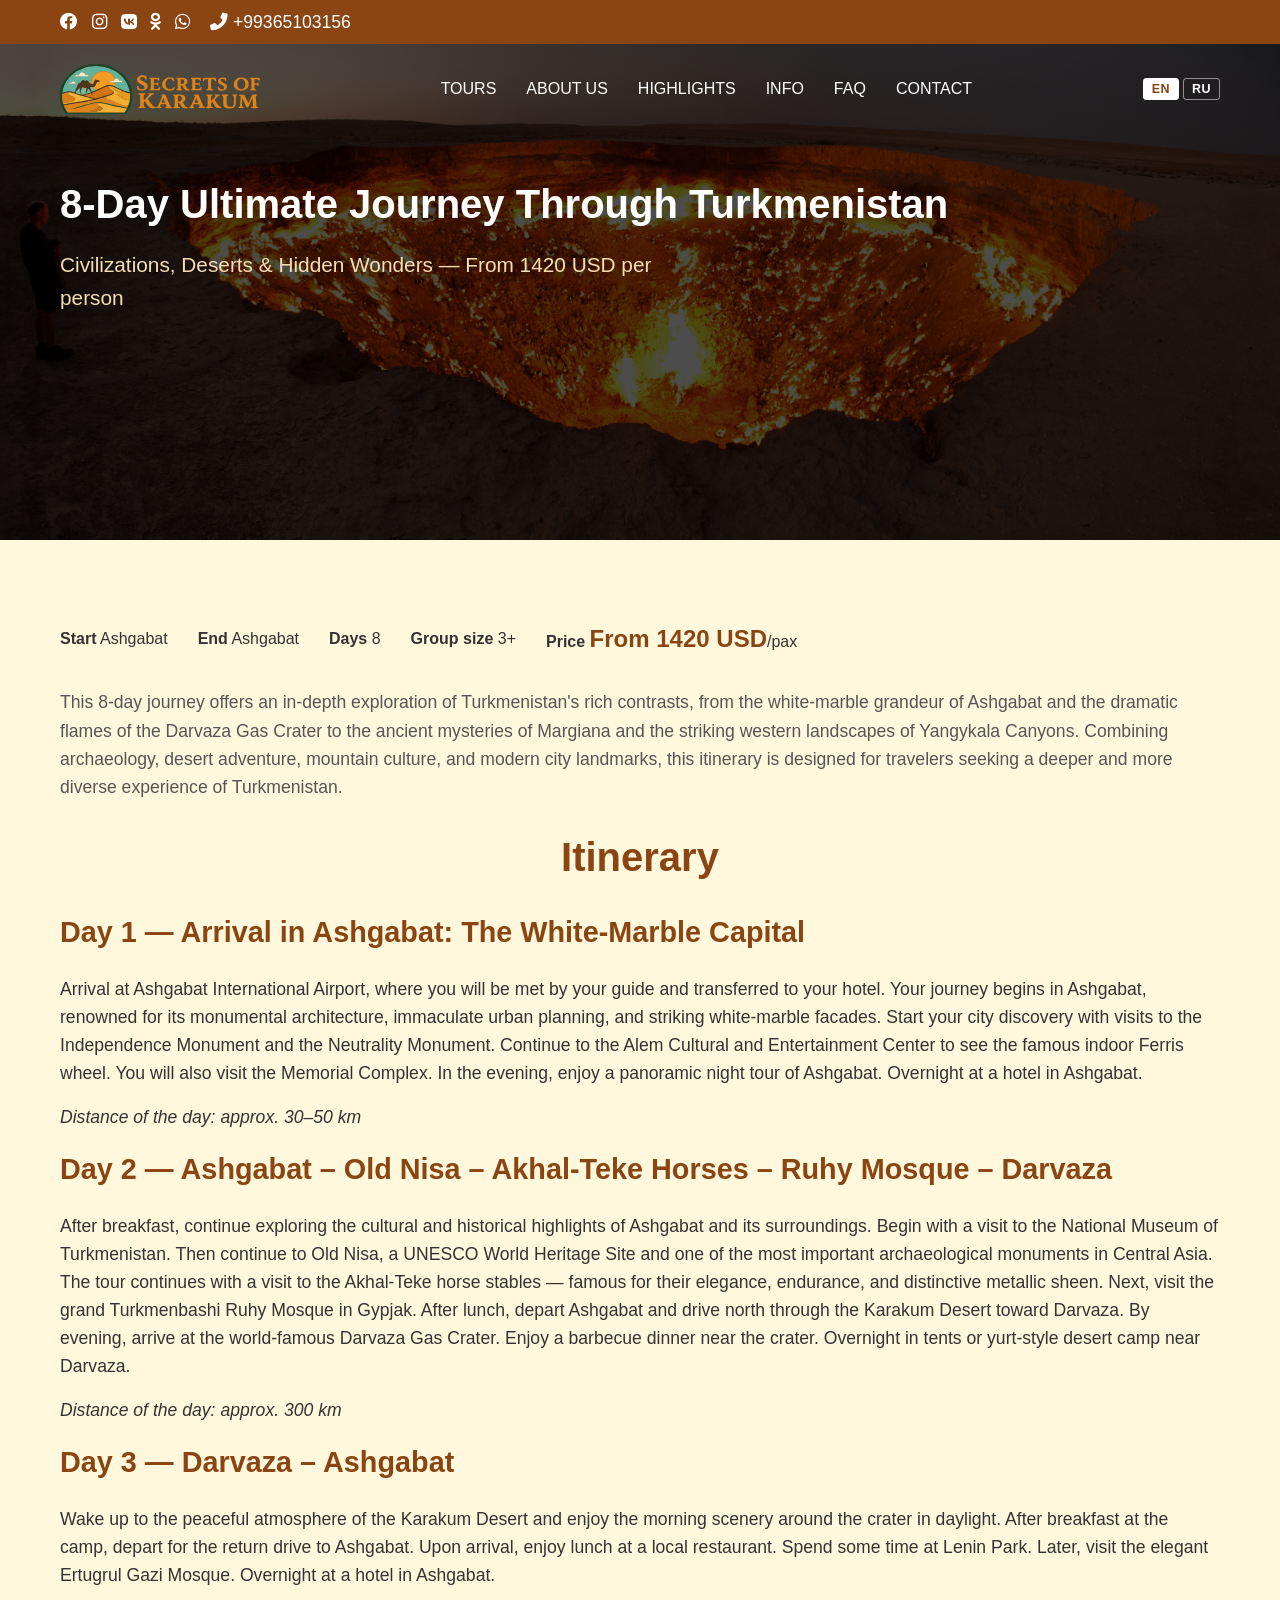
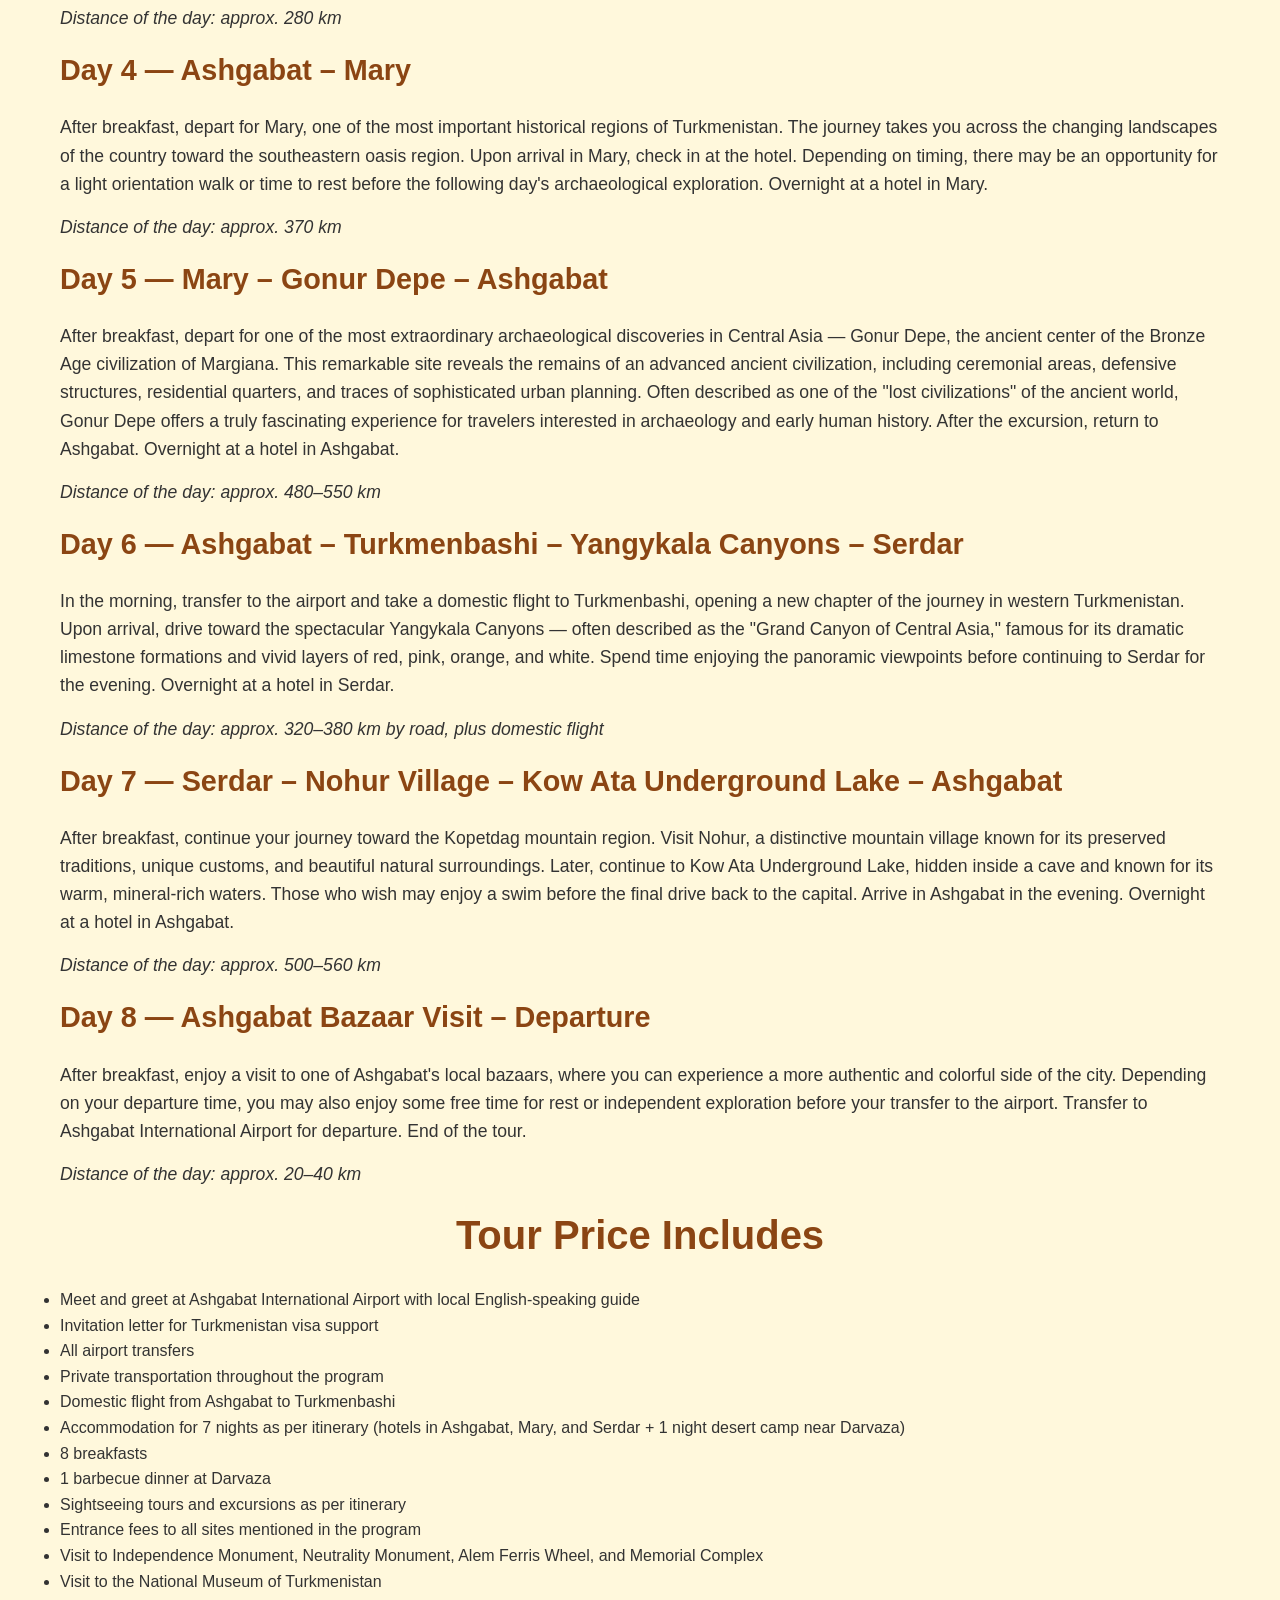
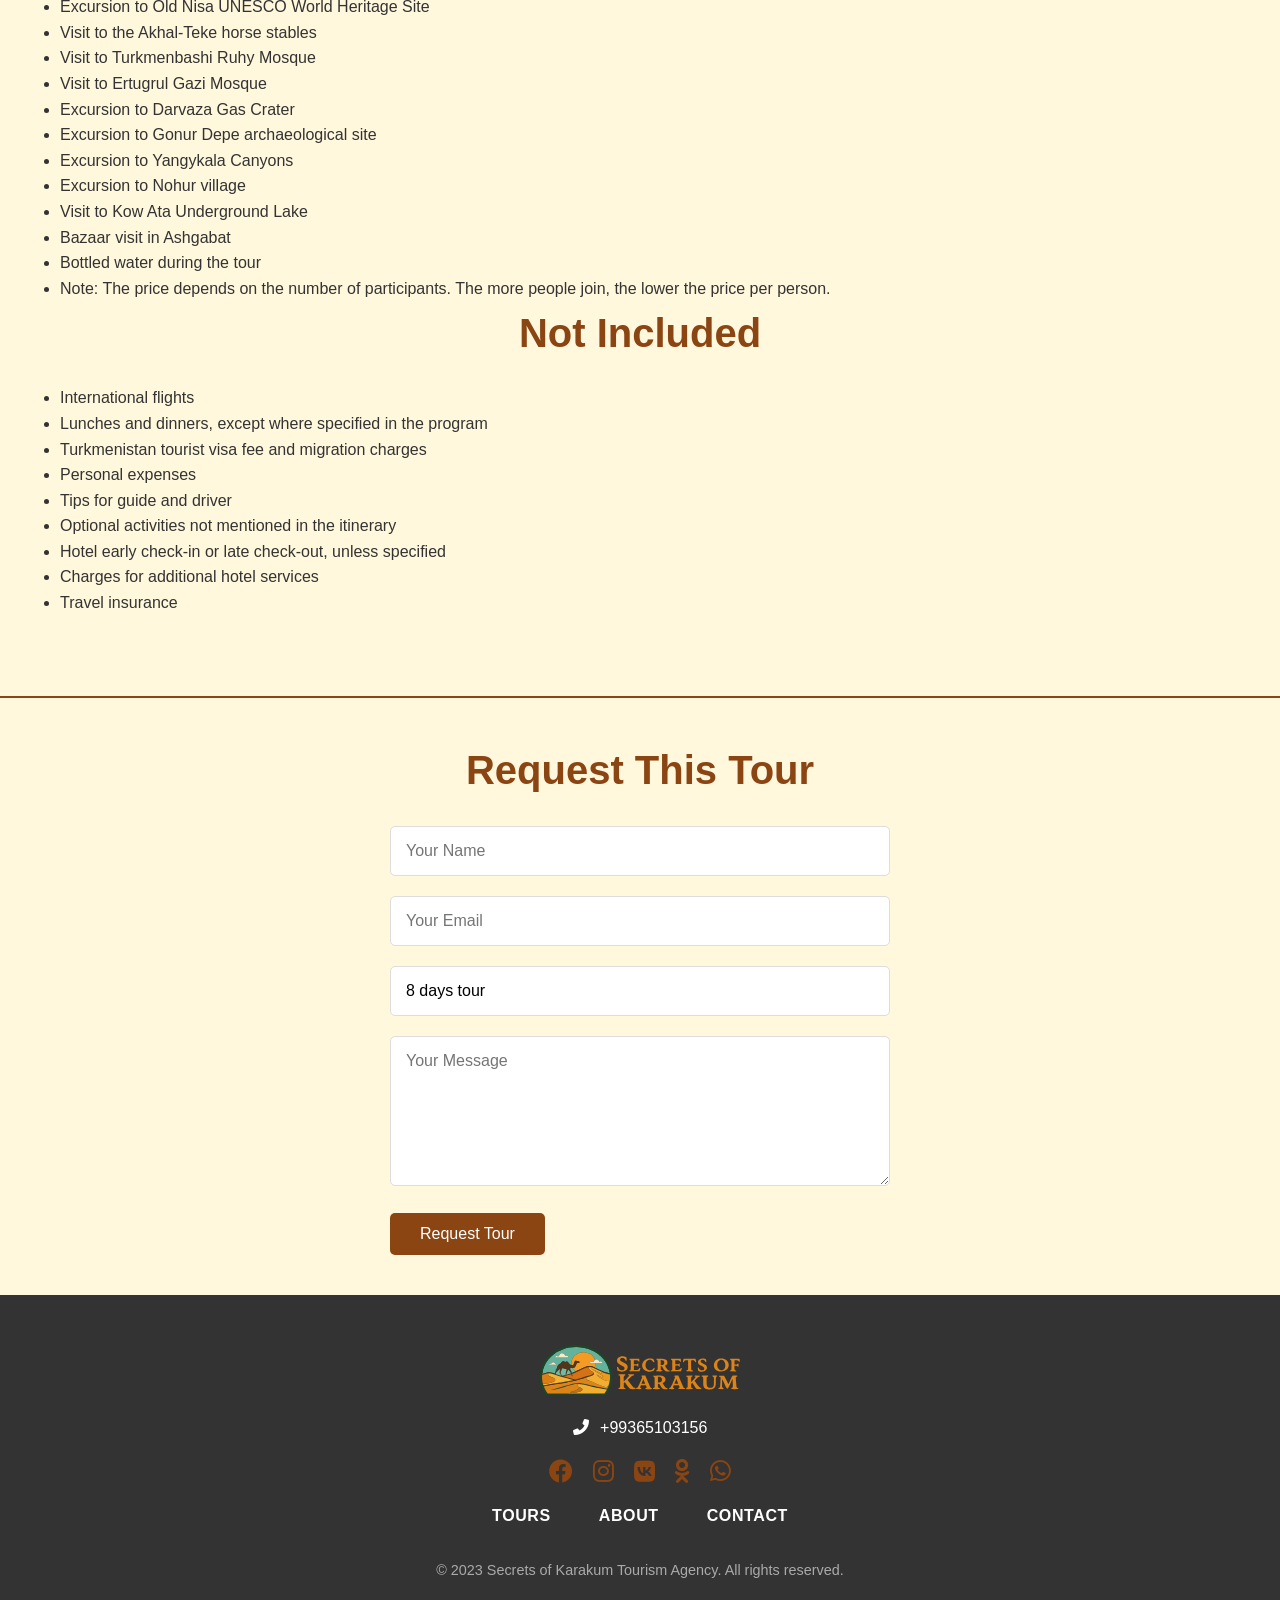
<file: 8-days-tour.html>
<!DOCTYPE html>
<html lang="en" data-page="t8.title">

<head>
    <meta charset="UTF-8">
    <meta name="viewport" content="width=device-width, initial-scale=1.0">
    <title>8-Day Ultimate Journey Through Turkmenistan: Civilizations, Deserts &amp; Hidden Wonders | Secrets of Karakum
    </title>
    <meta name="description"
        content="8-Day Ultimate Journey Through Turkmenistan from 1420 USD – the most comprehensive Turkmenistan experience. Gonur Depe Bronze Age ruins, Darvaza, Merv, Yangykala and more.">
    <meta name="keywords"
        content="8 day Turkmenistan tour, Gonur Depe, Bronze Age Margiana, complete Turkmenistan itinerary, Secrets of Karakum">
    <meta name="author" content="Secrets of Karakum">
    <meta name="robots" content="index, follow">
    <link rel="canonical" href="https://secretsofkarakum.com/8-days-tour.html">
    <!-- Open Graph -->
    <meta property="og:type" content="website">
    <meta property="og:site_name" content="Secrets of Karakum">
    <meta property="og:title"
        content="8-Day Ultimate Journey Through Turkmenistan: Civilizations, Deserts & Hidden Wonders | Secrets of Karakum">
    <meta property="og:description"
        content="8-Day Ultimate Journey Through Turkmenistan from 1420 USD – the most comprehensive Turkmenistan experience. Gonur Depe Bronze Age ruins, Darvaza, Merv, Yangykala and more.">
    <meta property="og:url" content="https://secretsofkarakum.com/8-days-tour.html">
    <meta property="og:image" content="https://secretsofkarakum.com/img/merv1.jpg">
    <!-- Twitter Card -->
    <meta name="twitter:card" content="summary_large_image">
    <meta name="twitter:title"
        content="8-Day Ultimate Journey Through Turkmenistan: Civilizations, Deserts & Hidden Wonders | Secrets of Karakum">
    <meta name="twitter:description"
        content="8-Day Ultimate Journey Through Turkmenistan from 1420 USD – the most comprehensive Turkmenistan experience. Gonur Depe Bronze Age ruins, Darvaza, Merv, Yangykala and more.">
    <meta name="twitter:image" content="https://secretsofkarakum.com/img/merv1.jpg">
    <link rel="stylesheet" href="https://cdnjs.cloudflare.com/ajax/libs/font-awesome/6.0.0-beta3/css/all.min.css">
    <link rel="stylesheet" href="styles.css">
    <script src="translations.js" defer></script>
    <link rel="icon" type="image/png" sizes="32x32" href="/img/logo_mini.png">
    <link rel="icon" type="image/png" sizes="16x16" href="/img/logo_mini_16.png">
    <link rel="apple-touch-icon" sizes="180x180" href="/img/logo_mini.png">
</head>

<body>
    <header>
        <div class="top-bar" style="background: #8B4513; color: #fff; padding: 8px 0; font-size: 1rem;">

            <div class="container"
                style="display: flex; justify-content: space-between; align-items: center; gap: 30px;">

                <div style="display: flex; gap: 14px; font-size: 1.1rem; align-items: center; flex-wrap: wrap;">
                    <a href="https://www.facebook.com/yakup.koch.9/" target="_blank" rel="noopener" style="color: #fff;"
                        title="Facebook"><i class="fab fa-facebook"></i></a>
                    <a href="https://www.instagram.com/secrets.of.karakum/" target="_blank" rel="noopener"
                        style="color: #fff;" title="Instagram"><i class="fab fa-instagram"></i></a>
                    <a href="https://vk.com/id1082811502" target="_blank" rel="noopener" style="color: #fff;"
                        title="VKontakte"><i class="fab fa-vk"></i></a>
                    <a href="https://ok.ru/profile/583072213424" target="_blank" rel="noopener" style="color: #fff;"
                        title="Odnoklassniki"><i class="fab fa-odnoklassniki"></i></a>
                    <a href="https://wa.me/+99365103156" target="_blank" rel="noopener" style="color: #fff;"
                        title="WhatsApp"><i class="fab fa-whatsapp"></i></a>
                    <span style="margin-left: 6px;"><i class="fas fa-phone-alt" style="margin-right: 5px;"></i>+99365103156</span>
                </div>
            </div>
        </div>
        <div class="container header-container">
            <nav>
                <a href="index.html" class="logo" style="display: flex; align-items: center;">
                    <img src="img/logo.svg" alt="Secrets of Karakum Logo"
                        style="height: 50px; width: 200px; vertical-align: middle; object-fit: contain;">
                </a>
                <div class="nav-overlay"></div>

                <button class="burger" aria-label="Open navigation menu">
                    <span></span>
                    <span></span>
                    <span></span>
                </button>
                <ul class="nav-links">
                    <li><a href="tours.html" class="active" data-i18n="nav.tours">TOURS</a></li>
                    <li><a href="about.html" data-i18n="nav.about">ABOUT US</a></li>
                    <li><a href="highlights.html" data-i18n="nav.highlights">HIGHLIGHTS</a></li>
                    <li><a href="info.html" data-i18n="nav.info">INFO</a></li>
                    <li><a href="more-info.html" data-i18n="nav.faq">FAQ</a></li>
                    <li><a href="index.html#contact" data-i18n="nav.contact">CONTACT</a></li>
                </ul>
                <div class="lang-switcher"><button class="lang-btn active" data-lang="en">EN</button><button
                        class="lang-btn" data-lang="ru">RU</button></div>
            </nav>
            <div class="hero" style="min-height: 180px; justify-content: flex-end; background: none;">
                <h1 style="color: white;" data-i18n="t8.hero.h1">8-Day Ultimate Journey Through Turkmenistan</h1>
                <p class="hero-subtitle" data-i18n="t8.hero.sub">Civilizations, Deserts &amp; Hidden Wonders &mdash;
                    From 1420 USD per person</p>
            </div>
        </div>
    </header>
    <section class="tour-details">
        <div class="container">
            <div class="tour-meta" style="display: flex; flex-wrap: wrap; gap: 30px; margin-bottom: 30px;">
                <div class="tour-meta-row"
                    style="display: flex; align-items: center; flex-wrap: wrap; gap: 30px; width: 100%;">
                    <div><strong data-i18n="tour.start">Start:</strong> Ashgabat</div>
                    <div><strong data-i18n="tour.end">End:</strong> Ashgabat</div>
                    <div><strong data-i18n="tour.days">Days:</strong> 8</div>
                    <div><strong data-i18n="tour.group">Group size:</strong> 3+</div>
                    <div><strong data-i18n="tour.price_label">Price:</strong> <span
                            style="font-size:1.5em; font-weight:bold; color:#8B4513;"><span
                                data-i18n="tour.price_from">From</span>
                            1420 USD</span><span data-i18n="tour.pax">/pax</span></div>
                </div>
            </div>
            <p style="color:#555; margin-bottom:24px;" data-i18n="t8.intro.p">This 8-day journey offers an in-depth
                exploration of
                Turkmenistan&rsquo;s rich contrasts, from the white-marble grandeur of Ashgabat and the dramatic flames
                of the Darvaza Gas Crater to the ancient mysteries of Margiana and the striking western landscapes of
                Yangykala Canyons. Combining archaeology, desert adventure, mountain culture, and modern city landmarks,
                this itinerary is designed for travelers seeking a deeper and more diverse experience of Turkmenistan.
            </p>
            <h2 data-i18n="tour.itinerary">Itinerary</h2>
            <div class="itinerary">
                <h3 data-i18n="t8.d1.h3">Day 1 &mdash; Arrival in Ashgabat: The White-Marble Capital</h3>
                <p data-i18n="t8.d1.p">Arrival at Ashgabat International Airport, where you will be met by your guide
                    and transferred to
                    your hotel. Your journey begins in Ashgabat, renowned for its monumental architecture, immaculate
                    urban planning, and striking white-marble facades. Start your city discovery with visits to the
                    Independence Monument and the Neutrality Monument. Continue to the Alem Cultural and Entertainment
                    Center to see the famous indoor Ferris wheel. You will also visit the Memorial Complex. In the
                    evening, enjoy a panoramic night tour of Ashgabat. Overnight at a hotel in Ashgabat.</p>
                <p><em data-i18n="t8.d1.dist">Distance of the day: approx. 30&ndash;50 km</em></p>
                <h3 data-i18n="t8.d2.h3">Day 2 &mdash; Ashgabat &ndash; Old Nisa &ndash; Akhal-Teke Horses &ndash; Ruhy
                    Mosque &ndash;
                    Darvaza</h3>
                <p data-i18n="t8.d2.p">After breakfast, continue exploring the cultural and historical highlights of
                    Ashgabat and its
                    surroundings. Begin with a visit to the National Museum of Turkmenistan. Then continue to Old Nisa,
                    a UNESCO World Heritage Site and one of the most important archaeological monuments in Central Asia.
                    The tour continues with a visit to the Akhal-Teke horse stables &mdash; famous for their elegance,
                    endurance, and distinctive metallic sheen. Next, visit the grand Turkmenbashi Ruhy Mosque in Gypjak.
                    After lunch, depart Ashgabat and drive north through the Karakum Desert toward Darvaza. By evening,
                    arrive at the world-famous Darvaza Gas Crater. Enjoy a barbecue dinner near the crater. Overnight in
                    tents or yurt-style desert camp near Darvaza.</p>
                <p><em data-i18n="t8.d2.dist">Distance of the day: approx. 300 km</em></p>
                <h3 data-i18n="t8.d3.h3">Day 3 &mdash; Darvaza &ndash; Ashgabat</h3>
                <p data-i18n="t8.d3.p">Wake up to the peaceful atmosphere of the Karakum Desert and enjoy the morning
                    scenery around the
                    crater in daylight. After breakfast at the camp, depart for the return drive to Ashgabat. Upon
                    arrival, enjoy lunch at a local restaurant. Spend some time at Lenin Park. Later, visit the elegant
                    Ertugrul Gazi Mosque. Overnight at a hotel in Ashgabat.</p>
                <p><em data-i18n="t8.d3.dist">Distance of the day: approx. 280 km</em></p>
                <h3 data-i18n="t8.d4.h3">Day 4 &mdash; Ashgabat &ndash; Mary</h3>
                <p data-i18n="t8.d4.p">After breakfast, depart for Mary, one of the most important historical regions of
                    Turkmenistan. The
                    journey takes you across the changing landscapes of the country toward the southeastern oasis
                    region. Upon arrival in Mary, check in at the hotel. Depending on timing, there may be an
                    opportunity for a light orientation walk or time to rest before the following day&rsquo;s
                    archaeological exploration. Overnight at a hotel in Mary.</p>
                <p><em data-i18n="t8.d4.dist">Distance of the day: approx. 370 km</em></p>
                <h3 data-i18n="t8.d5.h3">Day 5 &mdash; Mary &ndash; Gonur Depe &ndash; Ashgabat</h3>
                <p data-i18n="t8.d5.p">After breakfast, depart for one of the most extraordinary archaeological
                    discoveries in Central Asia
                    &mdash; Gonur Depe, the ancient center of the Bronze Age civilization of Margiana. This remarkable
                    site reveals the remains of an advanced ancient civilization, including ceremonial areas, defensive
                    structures, residential quarters, and traces of sophisticated urban planning. Often described as one
                    of the &ldquo;lost civilizations&rdquo; of the ancient world, Gonur Depe offers a truly fascinating
                    experience for travelers interested in archaeology and early human history. After the excursion,
                    return to Ashgabat. Overnight at a hotel in Ashgabat.</p>
                <p><em data-i18n="t8.d5.dist">Distance of the day: approx. 480&ndash;550 km</em></p>
                <h3 data-i18n="t8.d6.h3">Day 6 &mdash; Ashgabat &ndash; Turkmenbashi &ndash; Yangykala Canyons &ndash;
                    Serdar</h3>
                <p data-i18n="t8.d6.p">In the morning, transfer to the airport and take a domestic flight to
                    Turkmenbashi, opening a new
                    chapter of the journey in western Turkmenistan. Upon arrival, drive toward the spectacular Yangykala
                    Canyons &mdash; often described as the &ldquo;Grand Canyon of Central Asia,&rdquo; famous for its
                    dramatic limestone formations and vivid layers of red, pink, orange, and white. Spend time enjoying
                    the panoramic viewpoints before continuing to Serdar for the evening. Overnight at a hotel in
                    Serdar.</p>
                <p><em data-i18n="t8.d6.dist">Distance of the day: approx. 320&ndash;380 km by road, plus domestic
                        flight</em></p>
                <h3 data-i18n="t8.d7.h3">Day 7 &mdash; Serdar &ndash; Nohur Village &ndash; Kow Ata Underground Lake
                    &ndash; Ashgabat</h3>
                <p data-i18n="t8.d7.p">After breakfast, continue your journey toward the Kopetdag mountain region. Visit
                    Nohur, a
                    distinctive mountain village known for its preserved traditions, unique customs, and beautiful
                    natural surroundings. Later, continue to Kow Ata Underground Lake, hidden inside a cave and known
                    for its warm, mineral-rich waters. Those who wish may enjoy a swim before the final drive back to
                    the capital. Arrive in Ashgabat in the evening. Overnight at a hotel in Ashgabat.</p>
                <p><em data-i18n="t8.d7.dist">Distance of the day: approx. 500&ndash;560 km</em></p>
                <h3 data-i18n="t8.d8.h3">Day 8 &mdash; Ashgabat Bazaar Visit &ndash; Departure</h3>
                <p data-i18n="t8.d8.p">After breakfast, enjoy a visit to one of Ashgabat&rsquo;s local bazaars, where
                    you can experience a
                    more authentic and colorful side of the city. Depending on your departure time, you may also enjoy
                    some free time for rest or independent exploration before your transfer to the airport. Transfer to
                    Ashgabat International Airport for departure. End of the tour.</p>
                <p><em data-i18n="t8.d8.dist">Distance of the day: approx. 20&ndash;40 km</em></p>
            </div>
            <h2 data-i18n="t8.incl.h2">Tour Price Includes</h2>
            <ul class="inclusions" data-i18n-list="t8.incl">
                <li>Meet and greet at Ashgabat International Airport with local English-speaking guide</li>
                <li>Invitation letter for Turkmenistan visa support</li>
                <li>All airport transfers</li>
                <li>Private transportation throughout the program</li>
                <li>Domestic flight from Ashgabat to Turkmenbashi</li>
                <li>Accommodation for 7 nights as per itinerary (hotels in Ashgabat, Mary, and Serdar + 1 night desert
                    camp near Darvaza)</li>
                <li>8 breakfasts</li>
                <li>1 barbecue dinner at Darvaza</li>
                <li>Sightseeing tours and excursions as per itinerary</li>
                <li>Entrance fees to all sites mentioned in the program</li>
                <li>Visit to Independence Monument, Neutrality Monument, Alem Ferris Wheel, and Memorial Complex</li>
                <li>Visit to the National Museum of Turkmenistan</li>
                <li>Excursion to Old Nisa UNESCO World Heritage Site</li>
                <li>Visit to the Akhal-Teke horse stables</li>
                <li>Visit to Turkmenbashi Ruhy Mosque</li>
                <li>Visit to Ertugrul Gazi Mosque</li>
                <li>Excursion to Darvaza Gas Crater</li>
                <li>Excursion to Gonur Depe archaeological site</li>
                <li>Excursion to Yangykala Canyons</li>
                <li>Excursion to Nohur village</li>
                <li>Visit to Kow Ata Underground Lake</li>
                <li>Bazaar visit in Ashgabat</li>
                <li>Bottled water during the tour</li>
                <li><em>Note: The price depends on the number of participants. The more people join, the lower the price
                        per person.</em></li>
            </ul>
            <h2 data-i18n="t8.notincl.h2">Not Included</h2>
            <ul class="not-included" data-i18n-list="t8.notincl">
                <li>International flights</li>
                <li>Lunches and dinners, except where specified in the program</li>
                <li>Turkmenistan tourist visa fee and migration charges</li>
                <li>Personal expenses</li>
                <li>Tips for guide and driver</li>
                <li>Optional activities not mentioned in the itinerary</li>
                <li>Hotel early check-in or late check-out, unless specified</li>
                <li>Charges for additional hotel services</li>
                <li>Travel insurance</li>
            </ul>
        </div>
    </section>

    <!-- Contact Form Section -->
    <section class="contact" style="background:#fff8dc; padding:40px 0; border-top:2px solid #8B4513;">
        <div class="container">
            <h2 style="text-align:center; color:#8B4513; margin-bottom:24px;" data-i18n="tour.request.h2">Request This
                Tour</h2>
            <div class="contact-form" style="max-width:500px; margin:0 auto;">
                <form action="send_mail.php" method="POST">
                    <input type="text" name="name" placeholder="Your Name" data-i18n-placeholder="form.name" required>
                    <input type="email" name="email" placeholder="Your Email" data-i18n-placeholder="form.email"
                        required>
                    <input type="text" name="subject" value="8 days tour" readonly>
                    <textarea name="message" placeholder="Your Message" data-i18n-placeholder="form.message"
                        required></textarea>
                    <button type="submit" class="btn" data-i18n="form.request">Request Tour</button>
                </form>
            </div>
        </div>
    </section>
    <footer>
        <div class="container">
            <a href="index.html" class="footer-logo"
                style="display: flex; align-items: center; justify-content: center;">
                <img src="img/logo.svg" alt="Secrets of Karakum Logo"
                    style="height: 50px; width: 200px; vertical-align: middle; object-fit: contain;">
            </a>
            <div class="footer-contact"
                style="display: flex; justify-content: center; gap: 30px; margin: 15px 0 10px 0; font-size: 1rem; color: #8B4513;">
                <span>
                    <i class="fas fa-phone-alt" style="margin-right: 7px;"></i>
                    +99365103156
                </span>
            </div>
            <div class="footer-social"
                style="display: flex; justify-content: center; gap: 20px; margin: 12px 0; font-size: 1.5rem;">
                <a href="https://www.facebook.com/yakup.koch.9/" target="_blank" rel="noopener" style="color: #8B4513;"
                    title="Facebook"><i class="fab fa-facebook"></i></a>
                <a href="https://www.instagram.com/secrets.of.karakum/" target="_blank" rel="noopener"
                    style="color: #8B4513;" title="Instagram"><i class="fab fa-instagram"></i></a>
                <a href="https://vk.com/id1082811502" target="_blank" rel="noopener" style="color: #8B4513;"
                    title="VKontakte"><i class="fab fa-vk"></i></a>
                <a href="https://ok.ru/profile/583072213424" target="_blank" rel="noopener" style="color: #8B4513;"
                    title="Odnoklassniki"><i class="fab fa-odnoklassniki"></i></a>
                <a href="https://wa.me/+99365103156" target="_blank" rel="noopener" style="color: #8B4513;"
                    title="WhatsApp"><i class="fab fa-whatsapp"></i></a>
            </div>
            <ul class="footer-links">
                <li><a href="tours.html" data-i18n="footer.tours">Tours</a></li>
                <li><a href="index.html#about" data-i18n="footer.about">About</a></li>
                <li><a href="index.html#contact" data-i18n="footer.contact">Contact</a></li>
            </ul>
            <p class="copyright" data-i18n="footer.copyright">&copy; 2023 Secrets of Karakum Tourism Agency. All rights
                reserved.</p>
        </div>
    </footer>
    <script src="scripts.js"></script>
</body>

</html>
</file>
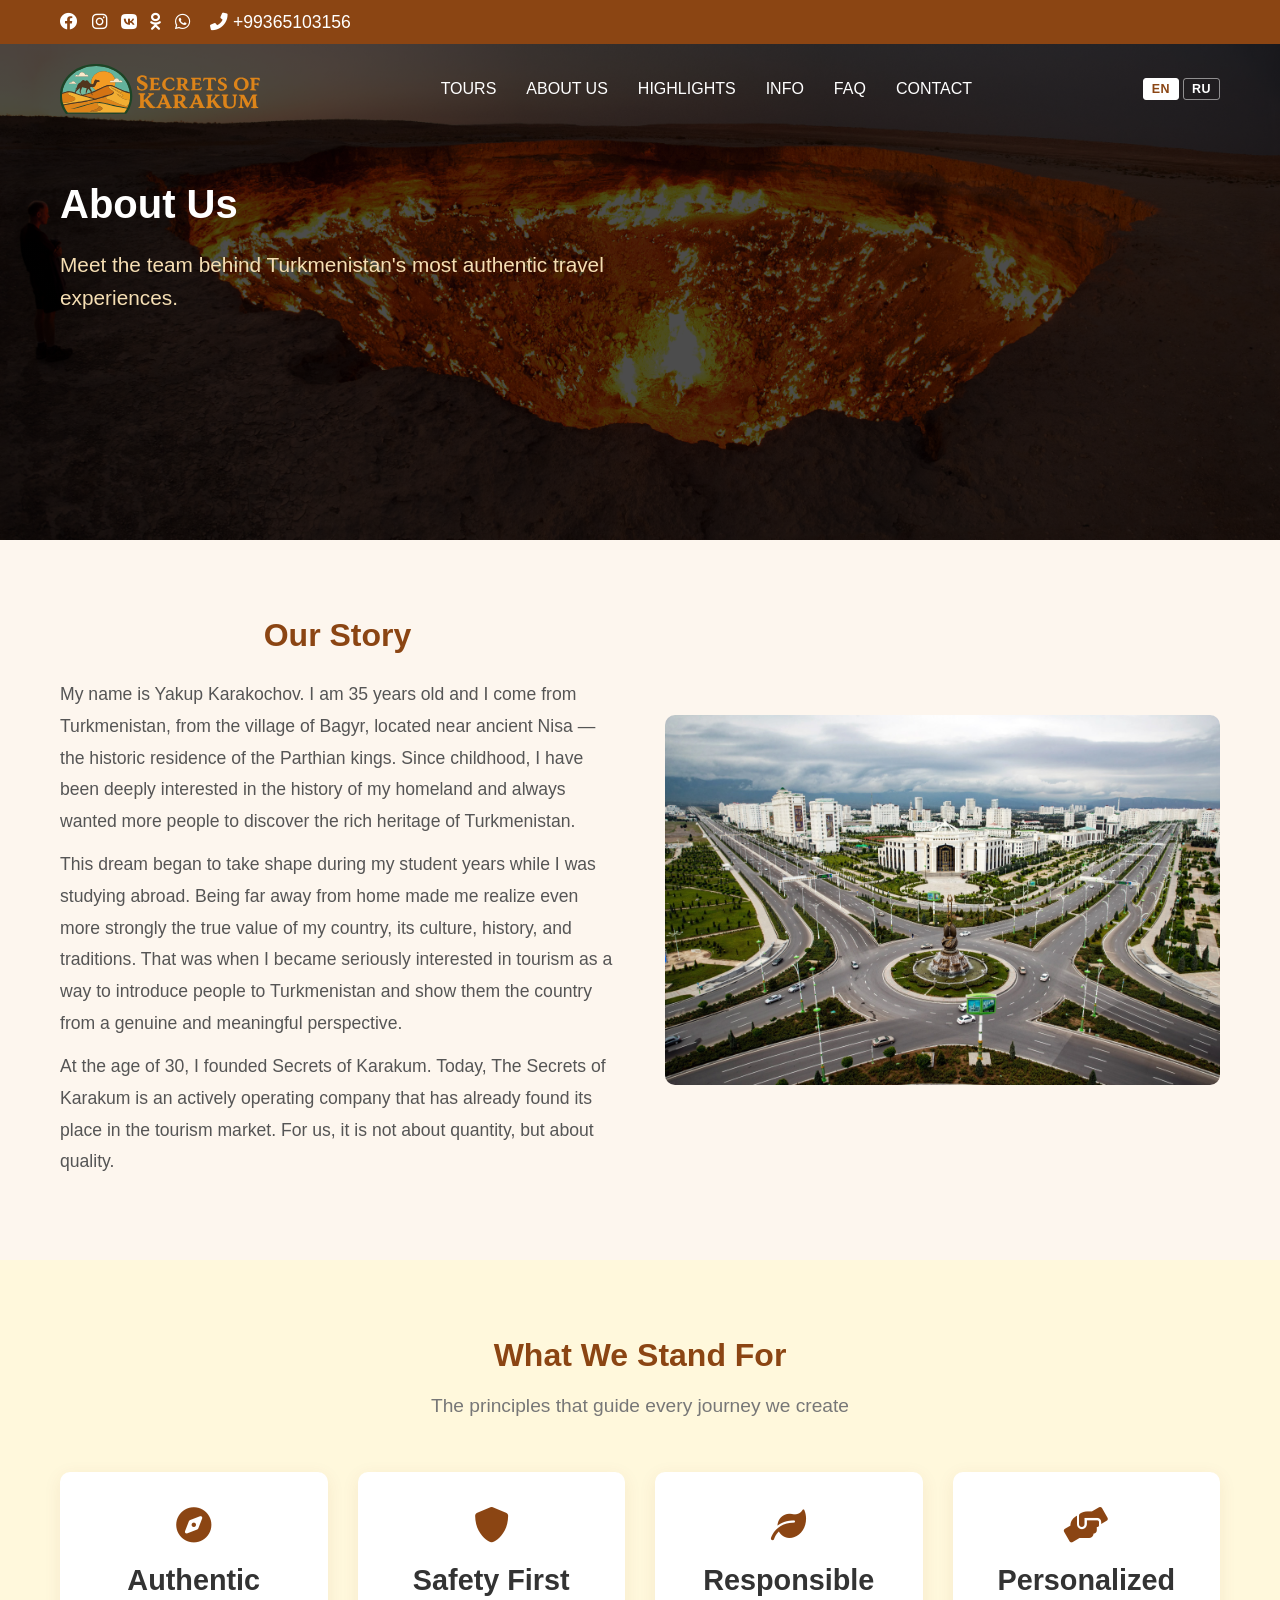
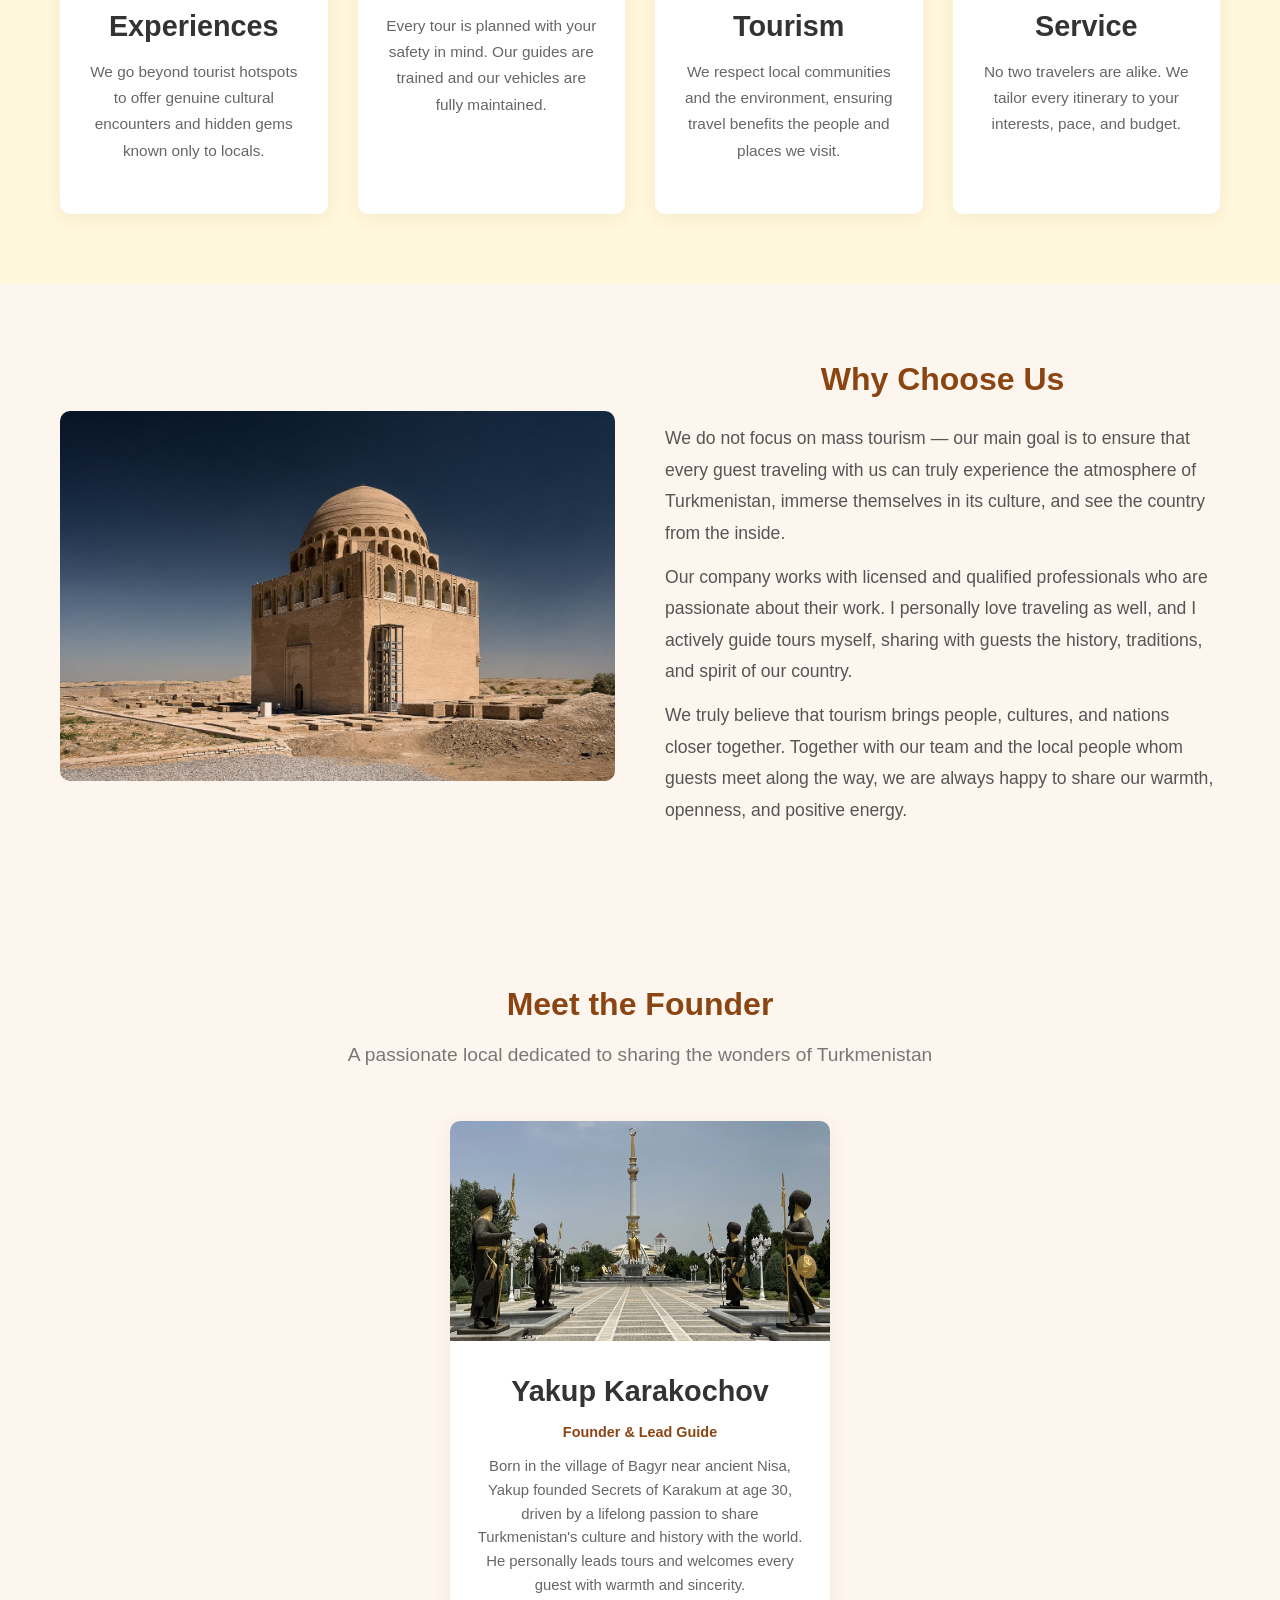
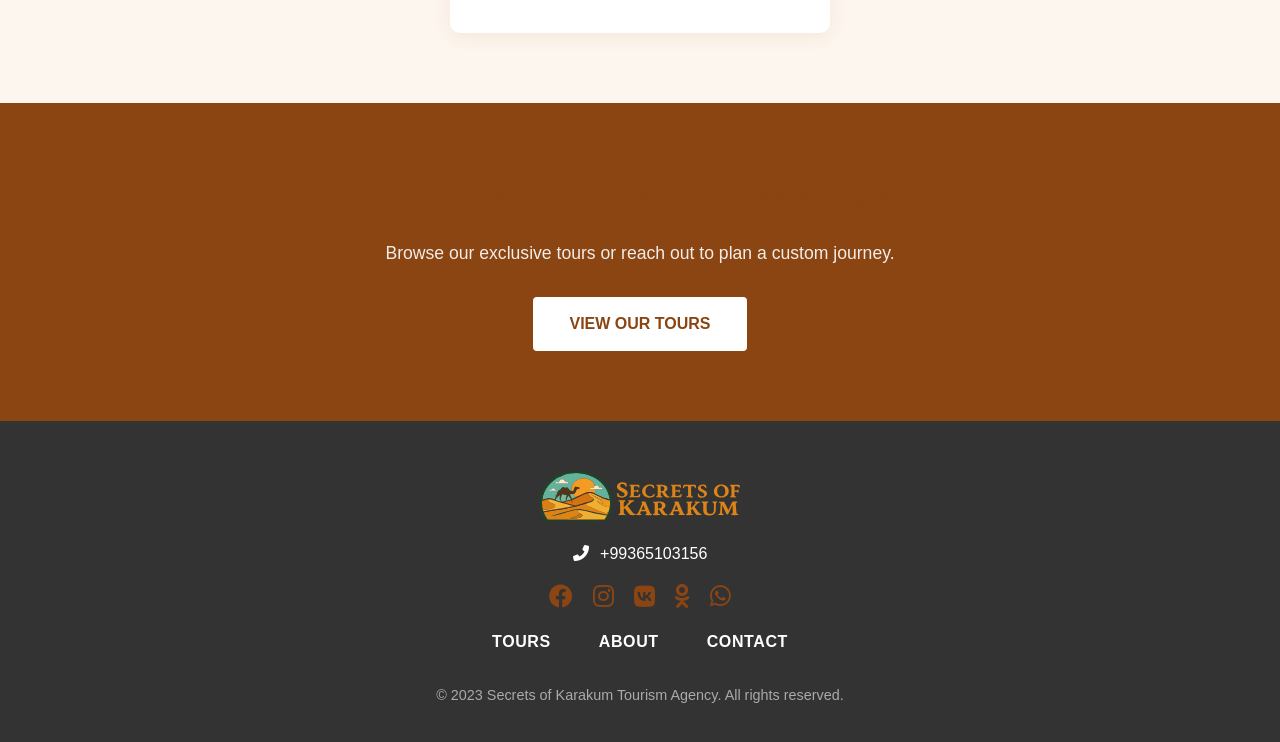
<file: about.html>
<!DOCTYPE html>

<html lang="en" data-page="about.title">

<head>

    <meta charset="UTF-8">

    <meta name="viewport" content="width=device-width, initial-scale=1.0">

    <title>About Us | Secrets of Karakum</title>
    <script src="translations.js" defer></script>
    <meta name="description"
        content="About Secrets of Karakum – founded by Yakup Karakochov, a local guide born near ancient Nisa. Discover our story and why we are Turkmenistan's most personal tour operator.">
    <meta name="keywords"
        content="about Secrets of Karakum, Turkmenistan local guide, Yakup Karakochov, Turkmenistan travel agency">
    <meta name="author" content="Secrets of Karakum">
    <meta name="robots" content="index, follow">
    <link rel="canonical" href="https://secretsofkarakum.com/about.html">
    <!-- Open Graph -->
    <meta property="og:type" content="website">
    <meta property="og:site_name" content="Secrets of Karakum">
    <meta property="og:title" content="About Us | Secrets of Karakum">
    <meta property="og:description"
        content="About Secrets of Karakum – founded by Yakup Karakochov, a local guide born near ancient Nisa. Discover our story and why we are Turkmenistan's most personal tour operator.">
    <meta property="og:url" content="https://secretsofkarakum.com/about.html">
    <meta property="og:image" content="https://secretsofkarakum.com/img/ashgabat1.jpg">
    <!-- Twitter Card -->
    <meta name="twitter:card" content="summary_large_image">
    <meta name="twitter:title" content="About Us | Secrets of Karakum">
    <meta name="twitter:description"
        content="About Secrets of Karakum – founded by Yakup Karakochov, a local guide born near ancient Nisa. Discover our story and why we are Turkmenistan's most personal tour operator.">
    <meta name="twitter:image" content="https://secretsofkarakum.com/img/ashgabat1.jpg">

    <link rel="stylesheet" href="https://cdnjs.cloudflare.com/ajax/libs/font-awesome/6.0.0-beta3/css/all.min.css">

    <link rel="stylesheet" href="styles.css">

    <link rel="icon" type="image/png" sizes="32x32" href="/img/logo_mini.png">
    <link rel="icon" type="image/png" sizes="16x16" href="/img/logo_mini_16.png">
    <link rel="apple-touch-icon" sizes="180x180" href="/img/logo_mini.png">

    <style>
        .about-hero {
            background: linear-gradient(rgba(0, 0, 0, 0.5), rgba(0, 0, 0, 0.5)), url('img/crater.jpg') center/cover no-repeat;
            color: #fff;
            padding: 80px 0 60px;
            text-align: center;
        }

        .about-hero h1 {
            font-size: 2.8rem;
            margin-bottom: 15px;
        }

        .about-hero p {
            font-size: 1.2rem;
            max-width: 600px;
            margin: 0 auto;
        }

        .about-section {
            padding: 70px 0;
        }

        .about-section:nth-child(even) {
            background: #fdf6ee;
        }

        .about-grid {
            display: grid;
            grid-template-columns: 1fr 1fr;
            gap: 50px;
            align-items: center;
        }

        .about-grid.reverse {
            direction: rtl;
        }

        .about-grid.reverse>* {
            direction: ltr;
        }

        .about-grid img {
            width: 100%;
            border-radius: 10px;
            object-fit: cover;
            max-height: 380px;
        }

        .about-grid h2 {
            color: #8B4513;
            margin-bottom: 18px;
            font-size: 2rem;
        }

        .about-grid p {
            color: #555;
            line-height: 1.8;
            margin-bottom: 12px;
        }

        .values-section {
            padding: 70px 0;
            text-align: center;
        }

        .values-section h2 {
            color: #8B4513;
            font-size: 2rem;
            margin-bottom: 10px;
        }

        .values-section .subtitle {
            color: #777;
            margin-bottom: 50px;
        }

        .values-grid {
            display: grid;
            grid-template-columns: repeat(auto-fit, minmax(220px, 1fr));
            gap: 30px;
        }

        .value-card {
            background: #fff;
            border-radius: 10px;
            padding: 35px 25px;
            box-shadow: 0 4px 18px rgba(139, 69, 19, 0.08);
            transition: transform 0.2s;
        }

        .value-card:hover {
            transform: translateY(-5px);
        }

        .value-card i {
            font-size: 2.2rem;
            color: #8B4513;
            margin-bottom: 15px;
        }

        .value-card h3 {
            color: #333;
            margin-bottom: 10px;
        }

        .value-card p {
            color: #666;
            font-size: 0.96rem;
            line-height: 1.7;
        }

        .team-section {
            padding: 70px 0;
            background: #fdf6ee;
            text-align: center;
        }

        .team-section h2 {
            color: #8B4513;
            font-size: 2rem;
            margin-bottom: 10px;
        }

        .team-section .subtitle {
            color: #777;
            margin-bottom: 50px;
        }

        .team-grid {
            display: grid;
            grid-template-columns: repeat(auto-fit, minmax(230px, 1fr));
            gap: 30px;
        }

        .team-card {
            background: #fff;
            border-radius: 10px;
            overflow: hidden;
            box-shadow: 0 4px 18px rgba(139, 69, 19, 0.08);
        }

        .team-card img {
            width: 100%;
            height: 220px;
            object-fit: cover;
        }

        .team-card-body {
            padding: 20px;
        }

        .team-card-body h3 {
            color: #333;
            margin-bottom: 5px;
        }

        .team-card-body span {
            color: #8B4513;
            font-size: 0.9rem;
            font-weight: 600;
        }

        .team-card-body p {
            color: #666;
            font-size: 0.93rem;
            margin-top: 10px;
            line-height: 1.6;
        }

        .cta-section {
            padding: 70px 0;
            text-align: center;
            background: #8B4513;
            color: #fff;
        }

        .cta-section h2 {
            font-size: 2rem;
            margin-bottom: 15px;
        }

        .cta-section p {
            font-size: 1.1rem;
            margin-bottom: 30px;
            opacity: 0.9;
        }

        .cta-section .btn {
            background: #fff;
            color: #8B4513;
            font-weight: 700;
            padding: 14px 36px;
            border-radius: 4px;
            text-decoration: none;
            font-size: 1rem;
            transition: background 0.2s, color 0.2s;
        }

        .cta-section .btn:hover {
            background: #fdf6ee;
        }

        @media (max-width: 768px) {

            .about-grid,
            .about-grid.reverse {
                grid-template-columns: 1fr;
                direction: ltr;
            }

            .about-hero h1 {
                font-size: 2rem;
            }
        }
    </style>

</head>

<body>

    <!-- Header with Navigation -->
    <header>
        <div class="top-bar" style="background: #8B4513; color: #fff; padding: 8px 0; font-size: 1rem;">
            <div class="container"
                style="display: flex; justify-content: space-between; align-items: center; gap: 30px;">
                <div style="display: flex; gap: 14px; font-size: 1.1rem; align-items: center; flex-wrap: wrap;">
                    <a href="https://www.facebook.com/yakup.koch.9/" target="_blank" rel="noopener" style="color: #fff;"
                        title="Facebook"><i class="fab fa-facebook"></i></a>
                    <a href="https://www.instagram.com/secrets.of.karakum/" target="_blank" rel="noopener"
                        style="color: #fff;" title="Instagram"><i class="fab fa-instagram"></i></a>
                    <a href="https://vk.com/id1082811502" target="_blank" rel="noopener" style="color: #fff;"
                        title="VKontakte"><i class="fab fa-vk"></i></a>
                    <a href="https://ok.ru/profile/583072213424" target="_blank" rel="noopener" style="color: #fff;"
                        title="Odnoklassniki"><i class="fab fa-odnoklassniki"></i></a>
                    <a href="https://wa.me/+99365103156" target="_blank" rel="noopener" style="color: #fff;"
                        title="WhatsApp"><i class="fab fa-whatsapp"></i></a>
                    <span style="margin-left: 6px;"><i class="fas fa-phone-alt" style="margin-right: 5px;"></i>+99365103156</span>
                </div>
            </div>
        </div>
        <div class="container header-container">
            <nav>
                <a href="index.html" class="logo" style="display: flex; align-items: center;">
                    <img src="img/logo.svg" alt="Secrets of Karakum Logo"
                        style="height: 50px; width: 200px; vertical-align: middle; object-fit: contain;">
                </a>
                <div class="nav-overlay"></div>

                <button class="burger" aria-label="Open navigation menu">
                    <span></span>
                    <span></span>
                    <span></span>
                </button>
                <ul class="nav-links">
                    <li><a href="tours.html" data-i18n="nav.tours">TOURS</a></li>
                    <li><a href="about.html" class="active" data-i18n="nav.about">ABOUT US</a></li>
                    <li><a href="highlights.html" data-i18n="nav.highlights">HIGHLIGHTS</a></li>
                    <li><a href="info.html" data-i18n="nav.info">INFO</a></li>
                    <li><a href="more-info.html" data-i18n="nav.faq">FAQ</a></li>
                    <li><a href="index.html#contact" data-i18n="nav.contact">CONTACT</a></li>
                </ul>
                <div class="lang-switcher">
                    <button class="lang-btn active" data-lang="en">EN</button>
                    <button class="lang-btn" data-lang="ru">RU</button>
                </div>
            </nav>
            <div class="hero" style="min-height: 180px; justify-content: flex-end; background: none;">
                <h1 style="color: white;" data-i18n="about.hero.h1">About Us</h1>
                <p class="hero-subtitle" data-i18n="about.hero.sub">Meet the team behind Turkmenistan's most authentic
                    travel experiences.</p>
            </div>
        </div>
    </header>

    <!-- Our Story -->
    <section class="about-section">
        <div class="container">
            <div class="about-grid">
                <div>
                    <h2 data-i18n="about.story.h2">Our Story</h2>
                    <p data-i18n="about.story.p1">My name is Yakup Karakochov. I am 35 years old and I come from
                        Turkmenistan, from the village of
                        Bagyr, located near ancient Nisa &mdash; the historic residence of the Parthian kings. Since
                        childhood, I have been deeply interested in the history of my homeland and always wanted more
                        people to discover the rich heritage of Turkmenistan.</p>
                    <p data-i18n="about.story.p2">This dream began to take shape during my student years while I was
                        studying abroad. Being far
                        away from home made me realize even more strongly the true value of my country, its culture,
                        history, and traditions. That was when I became seriously interested in tourism as a way to
                        introduce people to Turkmenistan and show them the country from a genuine and meaningful
                        perspective.</p>
                    <p data-i18n="about.story.p3">At the age of 30, I founded Secrets of Karakum. Today, The Secrets of
                        Karakum is an actively
                        operating
                        company that has already found its place in the tourism market. For us, it is not about
                        quantity, but about quality.</p>
                </div>
                <img src="img/ashgabat1.jpg" alt="Ashgabat cityscape">
            </div>
        </div>
    </section>

    <!-- Our Values -->
    <section class="values-section">
        <div class="container">
            <h2 data-i18n="about.values.h2">What We Stand For</h2>
            <p class="subtitle" data-i18n="about.values.sub">The principles that guide every journey we create</p>
            <div class="values-grid">
                <div class="value-card">
                    <i class="fas fa-compass"></i>
                    <h3 data-i18n="about.v1.h3">Authentic Experiences</h3>
                    <p data-i18n="about.v1.p">We go beyond tourist hotspots to offer genuine cultural encounters and
                        hidden gems known only to
                        locals.</p>
                </div>
                <div class="value-card">
                    <i class="fas fa-shield-alt"></i>
                    <h3 data-i18n="about.v2.h3">Safety First</h3>
                    <p data-i18n="about.v2.p">Every tour is planned with your safety in mind. Our guides are trained and
                        our vehicles are fully
                        maintained.</p>
                </div>
                <div class="value-card">
                    <i class="fas fa-leaf"></i>
                    <h3 data-i18n="about.v3.h3">Responsible Tourism</h3>
                    <p data-i18n="about.v3.p">We respect local communities and the environment, ensuring travel benefits
                        the people and places
                        we visit.</p>
                </div>
                <div class="value-card">
                    <i class="fas fa-hands-helping"></i>
                    <h3 data-i18n="about.v4.h3">Personalized Service</h3>
                    <p data-i18n="about.v4.p">No two travelers are alike. We tailor every itinerary to your interests,
                        pace, and budget.</p>
                </div>
            </div>
        </div>
    </section>

    <!-- Why Choose Us -->
    <section class="about-section">
        <div class="container">
            <div class="about-grid reverse">
                <div>
                    <h2 data-i18n="about.why.h2">Why Choose Us</h2>
                    <p data-i18n="about.why.p1">We do not focus on mass tourism &mdash; our main goal is to ensure that
                        every guest traveling
                        with us can truly experience the atmosphere of Turkmenistan, immerse themselves in its culture,
                        and see the country from the inside.</p>
                    <p data-i18n="about.why.p2">Our company works with licensed and qualified professionals who are
                        passionate about their work.
                        I personally love traveling as well, and I actively guide tours myself, sharing with guests the
                        history, traditions, and spirit of our country.</p>
                    <p data-i18n="about.why.p3">We truly believe that tourism brings people, cultures, and nations
                        closer together. Together with
                        our team and the local people whom guests meet along the way, we are always happy to share our
                        warmth, openness, and positive energy.</p>
                </div>
                <img src="img/merv1.jpg" alt="Ancient Merv ruins">
            </div>
        </div>
    </section>

    <!-- Team Section -->
    <section class="team-section">
        <div class="container">
            <h2 data-i18n="about.team.h2">Meet the Founder</h2>
            <p class="subtitle" data-i18n="about.team.sub">A passionate local dedicated to sharing the wonders of
                Turkmenistan</p>
            <div class="team-grid" style="max-width:380px; margin:0 auto;">
                <div class="team-card">
                    <img src="img/ashgabat2.jpg" alt="Yakup Karakochov">
                    <div class="team-card-body">
                        <h3 data-i18n="about.founder.name">Yakup Karakochov</h3>
                        <span data-i18n="about.founder.role">Founder &amp; Lead Guide</span>
                        <p data-i18n="about.founder.bio">Born in the village of Bagyr near ancient Nisa, Yakup founded
                            Secrets of Karakum at age 30,
                            driven by a lifelong passion to share Turkmenistan&rsquo;s culture and history with the
                            world. He personally leads tours and welcomes every guest with warmth and sincerity.</p>
                    </div>
                </div>
            </div>
        </div>
    </section>

    <!-- Call to Action -->
    <section class="cta-section">
        <div class="container">
            <h2 data-i18n="about.cta.h2">Ready to Explore Turkmenistan?</h2>
            <p data-i18n="about.cta.p">Browse our exclusive tours or reach out to plan a custom journey.</p>
            <a href="tours.html" class="btn" data-i18n="btn.view_tours">VIEW OUR TOURS</a>
        </div>
    </section>

    <!-- Footer -->
    <footer>
        <div class="container">
            <a href="index.html" class="footer-logo"
                style="display: flex; align-items: center; justify-content: center;">
                <img src="img/logo.svg" alt="Secrets of Karakum Logo"
                    style="height: 50px; width: 200px; vertical-align: middle; object-fit: contain;">
            </a>
            <div class="footer-contact"
                style="display: flex; justify-content: center; gap: 30px; margin: 15px 0 10px 0; font-size: 1rem; color: #8B4513;">
                <span>
                    <i class="fas fa-phone-alt" style="margin-right: 7px;"></i>
                    +99365103156
                </span>
            </div>
            <div class="footer-social"
                style="display: flex; justify-content: center; gap: 20px; margin: 12px 0; font-size: 1.5rem;">
                <a href="https://www.facebook.com/yakup.koch.9/" target="_blank" rel="noopener" style="color: #8B4513;"
                    title="Facebook"><i class="fab fa-facebook"></i></a>
                <a href="https://www.instagram.com/secrets.of.karakum/" target="_blank" rel="noopener"
                    style="color: #8B4513;" title="Instagram"><i class="fab fa-instagram"></i></a>
                <a href="https://vk.com/id1082811502" target="_blank" rel="noopener" style="color: #8B4513;"
                    title="VKontakte"><i class="fab fa-vk"></i></a>
                <a href="https://ok.ru/profile/583072213424" target="_blank" rel="noopener" style="color: #8B4513;"
                    title="Odnoklassniki"><i class="fab fa-odnoklassniki"></i></a>
                <a href="https://wa.me/+99365103156" target="_blank" rel="noopener" style="color: #8B4513;"
                    title="WhatsApp"><i class="fab fa-whatsapp"></i></a>
            </div>
            <ul class="footer-links">
                <li><a href="tours.html" data-i18n="footer.tours">Tours</a></li>
                <li><a href="about.html" data-i18n="footer.about">About</a></li>
                <li><a href="index.html#contact" data-i18n="footer.contact">Contact</a></li>
            </ul>
            <p class="copyright" data-i18n="footer.copyright">© 2023 Secrets of Karakum Tourism Agency. All rights
                reserved.</p>
        </div>
    </footer>

</body>

<script src="scripts.js"></script>

</html>
</file>
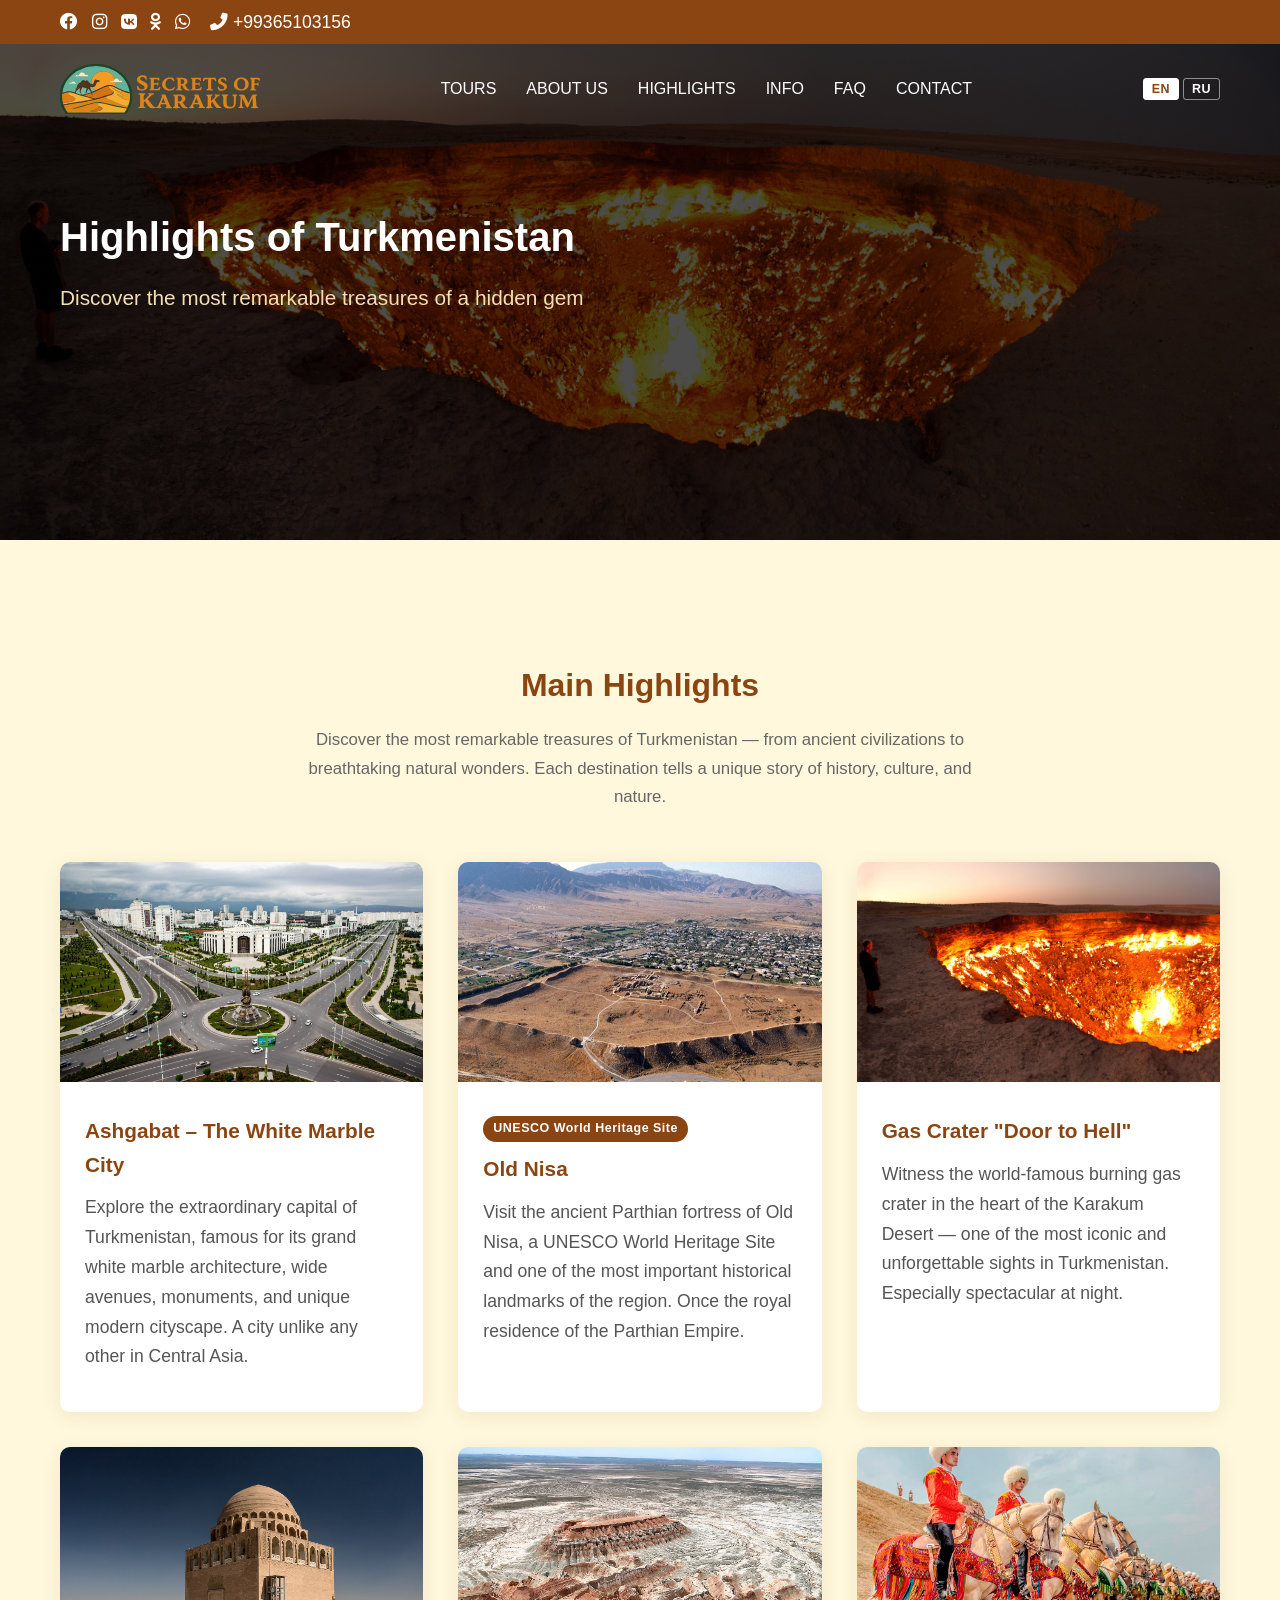
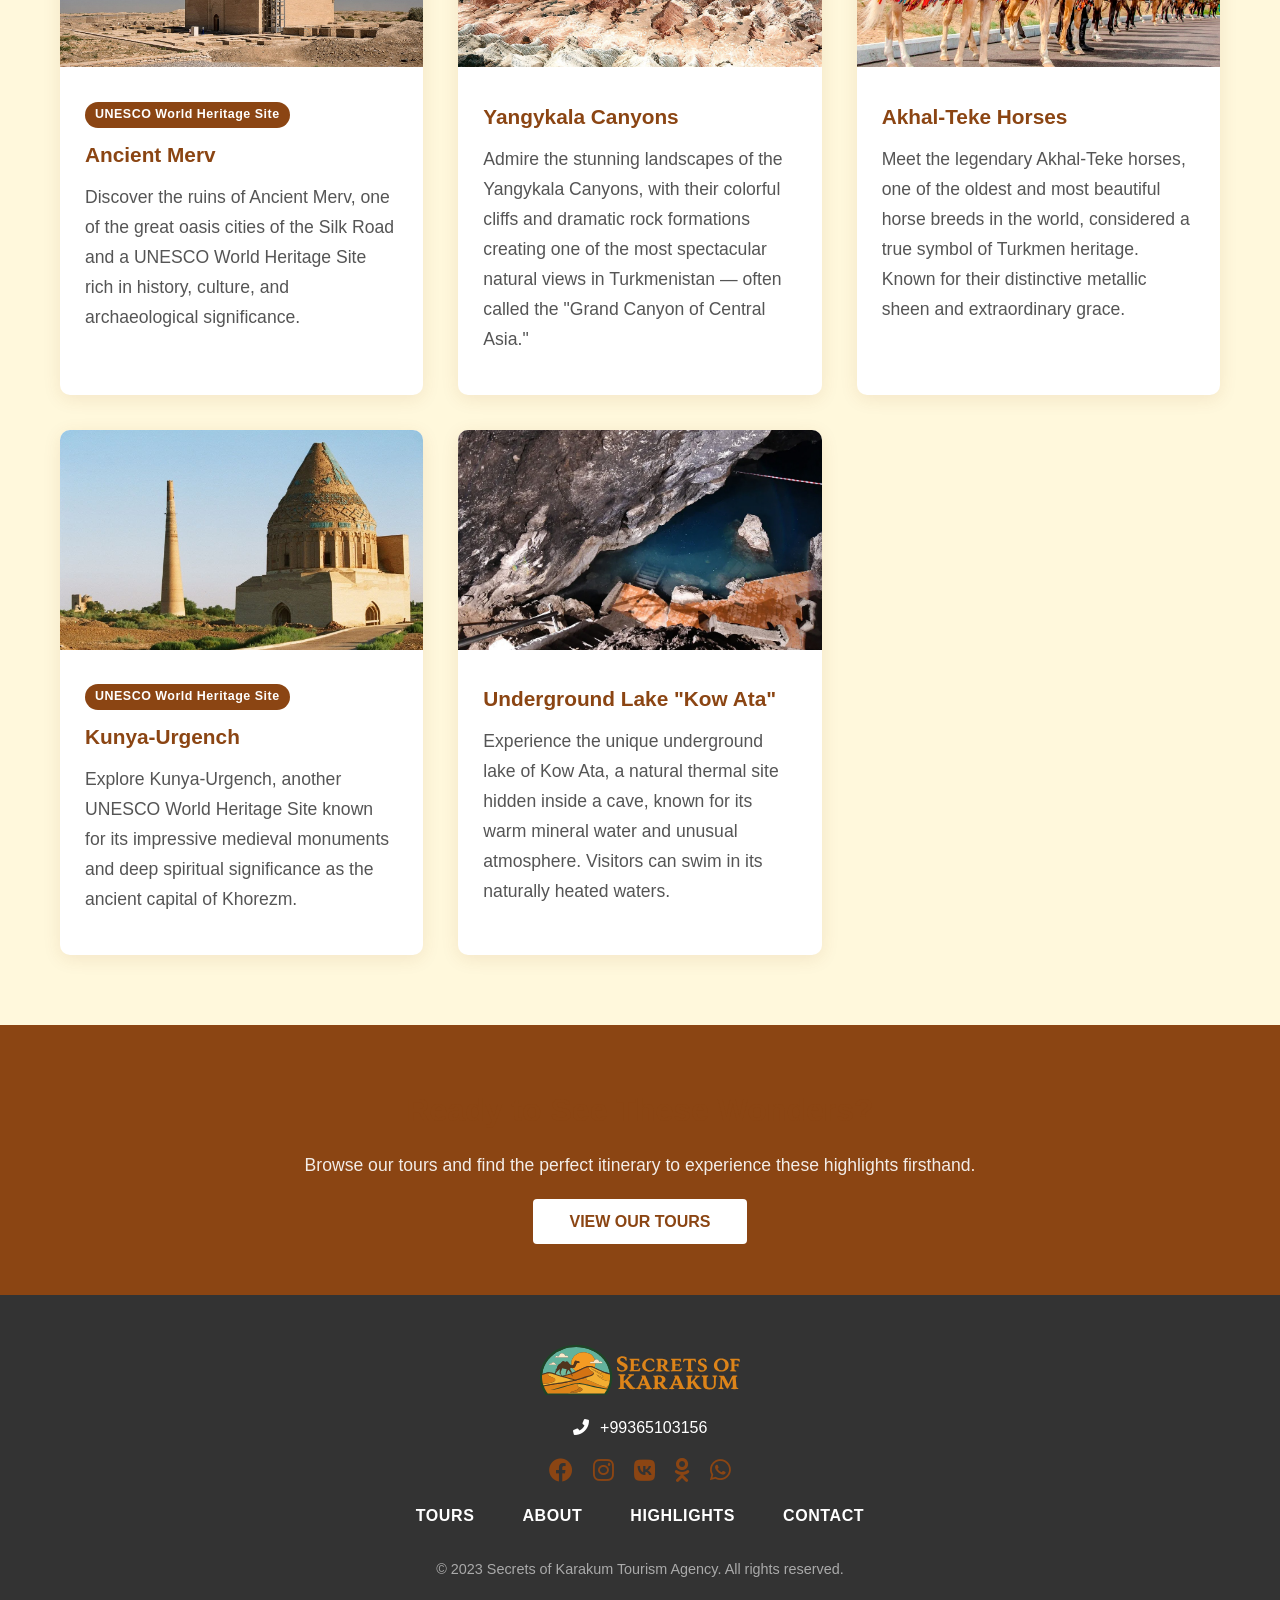
<file: highlights.html>
<!DOCTYPE html>
<html lang="en" data-page="hl.title">

<head>
    <meta charset="UTF-8">
    <meta name="viewport" content="width=device-width, initial-scale=1.0">
    <title>Highlights of Turkmenistan | Secrets of Karakum</title>
    <script src="translations.js" defer></script>
    <meta name="description"
        content="Top highlights of Turkmenistan – Ashgabat's marble city, Darvaza Gas Crater, Ancient Merv, Old Nisa, Yangykala Canyons, Kunya-Urgench, Kow Ata underground lake and Akhal-Teke horses.">
    <meta name="keywords"
        content="Turkmenistan highlights, Darvaza crater, Ancient Merv, Yangykala canyons, Kunya-Urgench, Kow Ata lake, Akhal-Teke horses, Old Nisa, Ashgabat">
    <meta name="author" content="Secrets of Karakum">
    <meta name="robots" content="index, follow">
    <link rel="canonical" href="https://secretsofkarakum.com/highlights.html">
    <!-- Open Graph -->
    <meta property="og:type" content="website">
    <meta property="og:site_name" content="Secrets of Karakum">
    <meta property="og:title" content="Highlights of Turkmenistan | Secrets of Karakum">
    <meta property="og:description"
        content="Top highlights of Turkmenistan – Ashgabat's marble city, Darvaza Gas Crater, Ancient Merv, Old Nisa, Yangykala Canyons, Kunya-Urgench, Kow Ata underground lake and Akhal-Teke horses.">
    <meta property="og:url" content="https://secretsofkarakum.com/highlights.html">
    <meta property="og:image" content="https://secretsofkarakum.com/img/crater.jpg">
    <!-- Twitter Card -->
    <meta name="twitter:card" content="summary_large_image">
    <meta name="twitter:title" content="Highlights of Turkmenistan | Secrets of Karakum">
    <meta name="twitter:description"
        content="Top highlights of Turkmenistan – Ashgabat's marble city, Darvaza Gas Crater, Ancient Merv, Old Nisa, Yangykala Canyons, Kunya-Urgench, Kow Ata underground lake and Akhal-Teke horses.">
    <meta name="twitter:image" content="https://secretsofkarakum.com/img/crater.jpg">
    <link rel="stylesheet" href="https://cdnjs.cloudflare.com/ajax/libs/font-awesome/6.0.0-beta3/css/all.min.css">
    <link rel="stylesheet" href="styles.css">
    <link rel="icon" type="image/png" sizes="32x32" href="/img/logo_mini.png">
    <link rel="icon" type="image/png" sizes="16x16" href="/img/logo_mini_16.png">
    <link rel="apple-touch-icon" sizes="180x180" href="/img/logo_mini.png">
    <style>
        .highlights-hero {
            background: linear-gradient(rgba(0, 0, 0, 0.5), rgba(0, 0, 0, 0.5)), url('img/crater.jpg') center/cover no-repeat;
            color: #fff;
            padding: 80px 0 60px;
            text-align: center;
        }

        .highlights-hero h1 {
            font-size: 2.8rem;
            margin-bottom: 15px;
        }

        .highlights-hero p {
            font-size: 1.2rem;
            max-width: 700px;
            margin: 0 auto;
        }

        .highlights-section {
            padding: 70px 0;
        }

        .highlights-grid {
            display: grid;
            grid-template-columns: repeat(auto-fit, minmax(300px, 1fr));
            gap: 35px;
            margin-top: 50px;
        }

        .highlight-card {
            background: #fff;
            border-radius: 10px;
            overflow: hidden;
            box-shadow: 0 4px 18px rgba(139, 69, 19, 0.1);
            transition: transform 0.2s;
        }

        .highlight-card:hover {
            transform: translateY(-5px);
        }

        .highlight-card img {
            width: 100%;
            height: 220px;
            object-fit: cover;
        }

        .highlight-card-body {
            padding: 25px;
        }

        .highlight-card-body h3 {
            color: #8B4513;
            font-size: 1.3rem;
            margin-bottom: 12px;
        }

        .highlight-card-body p {
            color: #555;
            line-height: 1.7;
        }

        .highlight-badge {
            display: inline-block;
            background: #8B4513;
            color: #fff;
            font-size: 0.78rem;
            padding: 3px 10px;
            border-radius: 20px;
            margin-bottom: 10px;
            font-weight: 600;
            letter-spacing: 0.5px;
        }

        .highlights-intro {
            text-align: center;
            padding: 50px 0 0;
        }

        .highlights-intro h2 {
            color: #8B4513;
            font-size: 2rem;
            margin-bottom: 15px;
        }

        .highlights-intro p {
            color: #666;
            max-width: 700px;
            margin: 0 auto;
            font-size: 1.05rem;
            line-height: 1.7;
        }

        @media (max-width: 768px) {
            .highlights-hero h1 {
                font-size: 2rem;
            }
        }
    </style>
</head>

<body>
    <header>
        <div class="top-bar" style="background: #8B4513; color: #fff; padding: 8px 0; font-size: 1rem;">
            <div class="container"
                style="display: flex; justify-content: space-between; align-items: center; gap: 30px;">
                <div style="display: flex; gap: 14px; font-size: 1.1rem; align-items: center; flex-wrap: wrap;">
                    <a href="https://www.facebook.com/yakup.koch.9/" target="_blank" rel="noopener" style="color: #fff;"
                        title="Facebook"><i class="fab fa-facebook"></i></a>
                    <a href="https://www.instagram.com/secrets.of.karakum/" target="_blank" rel="noopener"
                        style="color: #fff;" title="Instagram"><i class="fab fa-instagram"></i></a>
                    <a href="https://vk.com/id1082811502" target="_blank" rel="noopener" style="color: #fff;"
                        title="VKontakte"><i class="fab fa-vk"></i></a>
                    <a href="https://ok.ru/profile/583072213424" target="_blank" rel="noopener" style="color: #fff;"
                        title="Odnoklassniki"><i class="fab fa-odnoklassniki"></i></a>
                    <a href="https://wa.me/+99365103156" target="_blank" rel="noopener" style="color: #fff;"
                        title="WhatsApp"><i class="fab fa-whatsapp"></i></a>
                    <span style="margin-left: 6px;"><i class="fas fa-phone-alt" style="margin-right: 5px;"></i>+99365103156</span>
                </div>
            </div>
        </div>
        <div class="container header-container">
            <nav>
                <a href="index.html" class="logo" style="display: flex; align-items: center;">
                    <img src="img/logo.svg" alt="Secrets of Karakum Logo"
                        style="height: 50px; width: 200px; vertical-align: middle; object-fit: contain;">
                </a>
                <div class="nav-overlay"></div>

                <button class="burger" aria-label="Open navigation menu">
                    <span></span>
                    <span></span>
                    <span></span>
                </button>
                <ul class="nav-links">
                    <li><a href="tours.html" data-i18n="nav.tours">TOURS</a></li>
                    <li><a href="about.html" data-i18n="nav.about">ABOUT US</a></li>
                    <li><a href="highlights.html" class="active" data-i18n="nav.highlights">HIGHLIGHTS</a></li>
                    <li><a href="info.html" data-i18n="nav.info">INFO</a></li>
                    <li><a href="more-info.html" data-i18n="nav.faq">FAQ</a></li>
                    <li><a href="index.html#contact" data-i18n="nav.contact">CONTACT</a></li>
                </ul>
                <div class="lang-switcher">
                    <button class="lang-btn active" data-lang="en">EN</button>
                    <button class="lang-btn" data-lang="ru">RU</button>
                </div>
            </nav>
            <div class="hero" style="min-height: 180px; justify-content: flex-end; background: none;">
                <h1 style="color: white;" data-i18n="hl.hero.h1">Highlights of Turkmenistan</h1>
                <p class="hero-subtitle" data-i18n="hl.hero.p">Discover the most remarkable treasures of a hidden gem
                </p>
            </div>
        </div>
    </header>

    <section class="highlights-section">
        <div class="container">
            <div class="highlights-intro">
                <h2 data-i18n="hl.intro.h2">Main Highlights</h2>
                <p data-i18n="hl.intro.p">Discover the most remarkable treasures of Turkmenistan &mdash; from ancient
                    civilizations to
                    breathtaking natural wonders. Each destination tells a unique story of history, culture, and nature.
                </p>
            </div>
            <div class="highlights-grid">

                <div class="highlight-card">
                    <img src="img/ashgabat1.jpg" alt="Ashgabat – The White Marble City">
                    <div class="highlight-card-body">
                        <h3 data-i18n="hl.c1.h3">Ashgabat &ndash; The White Marble City</h3>
                        <p data-i18n="hl.c1.p">Explore the extraordinary capital of Turkmenistan, famous for its grand
                            white marble
                            architecture, wide avenues, monuments, and unique modern cityscape. A city unlike any other
                            in Central Asia.</p>
                    </div>
                </div>

                <div class="highlight-card">
                    <img src="img/nusay.jpg" alt="Old Nisa">
                    <div class="highlight-card-body">
                        <span class="highlight-badge" data-i18n="hl.badge.unesco">UNESCO World Heritage Site</span>
                        <h3 data-i18n="hl.c2.h3">Old Nisa</h3>
                        <p data-i18n="hl.c2.p">Visit the ancient Parthian fortress of Old Nisa, a UNESCO World Heritage
                            Site and one of the
                            most important historical landmarks of the region. Once the royal residence of the Parthian
                            Empire.</p>
                    </div>
                </div>

                <div class="highlight-card">
                    <img src="img/crater.jpg" alt="Darvaza Gas Crater">
                    <div class="highlight-card-body">
                        <h3 data-i18n="hl.c3.h3">Gas Crater &ldquo;Door to Hell&rdquo;</h3>
                        <p data-i18n="hl.c3.p">Witness the world-famous burning gas crater in the heart of the Karakum
                            Desert &mdash; one of
                            the most iconic and unforgettable sights in Turkmenistan. Especially spectacular at night.
                        </p>
                    </div>
                </div>

                <div class="highlight-card">
                    <img src="img/merv1.jpg" alt="Ancient Merv">
                    <div class="highlight-card-body">
                        <span class="highlight-badge" data-i18n="hl.badge.unesco">UNESCO World Heritage Site</span>
                        <h3 data-i18n="hl.c4.h3">Ancient Merv</h3>
                        <p data-i18n="hl.c4.p">Discover the ruins of Ancient Merv, one of the great oasis cities of the
                            Silk Road and a
                            UNESCO World Heritage Site rich in history, culture, and archaeological significance.</p>
                    </div>
                </div>

                <div class="highlight-card">
                    <img src="img/yangy-kala.jpg" alt="Yangykala Canyons">
                    <div class="highlight-card-body">
                        <h3 data-i18n="hl.c5.h3">Yangykala Canyons</h3>
                        <p data-i18n="hl.c5.p">Admire the stunning landscapes of the Yangykala Canyons, with their
                            colorful cliffs and
                            dramatic rock formations creating one of the most spectacular natural views in Turkmenistan
                            &mdash; often called the &ldquo;Grand Canyon of Central Asia.&rdquo;</p>
                    </div>
                </div>

                <div class="highlight-card">
                    <img src="img/ahal-teke2.jpg" alt="Akhal-Teke Horses">
                    <div class="highlight-card-body">
                        <h3 data-i18n="hl.c6.h3">Akhal-Teke Horses</h3>
                        <p data-i18n="hl.c6.p">Meet the legendary Akhal-Teke horses, one of the oldest and most
                            beautiful horse breeds in
                            the world, considered a true symbol of Turkmen heritage. Known for their distinctive
                            metallic sheen and extraordinary grace.</p>
                    </div>
                </div>

                <div class="highlight-card">
                    <img src="img/kunya-urgench.jpg" alt="Kunya-Urgench">
                    <div class="highlight-card-body">
                        <span class="highlight-badge" data-i18n="hl.badge.unesco">UNESCO World Heritage Site</span>
                        <h3 data-i18n="hl.c7.h3">Kunya-Urgench</h3>
                        <p data-i18n="hl.c7.p">Explore Kunya-Urgench, another UNESCO World Heritage Site known for its
                            impressive medieval
                            monuments and deep spiritual significance as the ancient capital of Khorezm.</p>
                    </div>
                </div>

                <div class="highlight-card">
                    <img src="img/kow-ata.jpg" alt="Kow Ata Underground Lake">
                    <div class="highlight-card-body">
                        <h3 data-i18n="hl.c8.h3">Underground Lake &ldquo;Kow Ata&rdquo;</h3>
                        <p data-i18n="hl.c8.p">Experience the unique underground lake of Kow Ata, a natural thermal site
                            hidden inside a
                            cave, known for its warm mineral water and unusual atmosphere. Visitors can swim in its
                            naturally heated waters.</p>
                    </div>
                </div>

            </div>
        </div>
    </section>

    <!-- CTA -->
    <section style="padding: 60px 0; text-align: center; background: #8B4513; color: #fff;">
        <div class="container">
            <h2 style="font-size: 2rem; margin-bottom: 15px;" data-i18n="hl.cta.h2">Ready to See These Wonders?</h2>
            <p style="font-size: 1.1rem; margin-bottom: 30px; opacity: 0.9;" data-i18n="hl.cta.p">Browse our tours and
                find the perfect
                itinerary to experience these highlights firsthand.</p>
            <a href="tours.html"
                style="background: #fff; color: #8B4513; font-weight: 700; padding: 14px 36px; border-radius: 4px; text-decoration: none; font-size: 1rem;"
                data-i18n="hl.cta.btn">VIEW
                OUR TOURS</a>
        </div>
    </section>

    <footer>
        <div class="container">
            <a href="index.html" class="footer-logo"
                style="display: flex; align-items: center; justify-content: center;">
                <img src="img/logo.svg" alt="Secrets of Karakum Logo"
                    style="height: 50px; width: 200px; vertical-align: middle; object-fit: contain;">
            </a>
            <div class="footer-contact"
                style="display: flex; justify-content: center; gap: 30px; margin: 15px 0 10px 0; font-size: 1rem; color: #8B4513;">
                <span>
                    <i class="fas fa-phone-alt" style="margin-right: 7px;"></i>
                    +99365103156
                </span>
            </div>
            <div class="footer-social"
                style="display: flex; justify-content: center; gap: 20px; margin: 12px 0; font-size: 1.5rem;">
                <a href="https://www.facebook.com/yakup.koch.9/" target="_blank" rel="noopener" style="color: #8B4513;"
                    title="Facebook"><i class="fab fa-facebook"></i></a>
                <a href="https://www.instagram.com/secrets.of.karakum/" target="_blank" rel="noopener"
                    style="color: #8B4513;" title="Instagram"><i class="fab fa-instagram"></i></a>
                <a href="https://vk.com/id1082811502" target="_blank" rel="noopener" style="color: #8B4513;"
                    title="VKontakte"><i class="fab fa-vk"></i></a>
                <a href="https://ok.ru/profile/583072213424" target="_blank" rel="noopener" style="color: #8B4513;"
                    title="Odnoklassniki"><i class="fab fa-odnoklassniki"></i></a>
                <a href="https://wa.me/+99365103156" target="_blank" rel="noopener" style="color: #8B4513;"
                    title="WhatsApp"><i class="fab fa-whatsapp"></i></a>
            </div>
            <ul class="footer-links">
                <li><a href="tours.html" data-i18n="footer.tours">Tours</a></li>
                <li><a href="about.html" data-i18n="footer.about">About</a></li>
                <li><a href="highlights.html" data-i18n="footer.highlights">Highlights</a></li>
                <li><a href="index.html#contact" data-i18n="footer.contact">Contact</a></li>
            </ul>
            <p class="copyright" data-i18n="footer.copyright">&copy; 2023 Secrets of Karakum Tourism Agency. All rights
                reserved.</p>
        </div>
    </footer>
    <script src="scripts.js"></script>
</body>

</html>
</file>
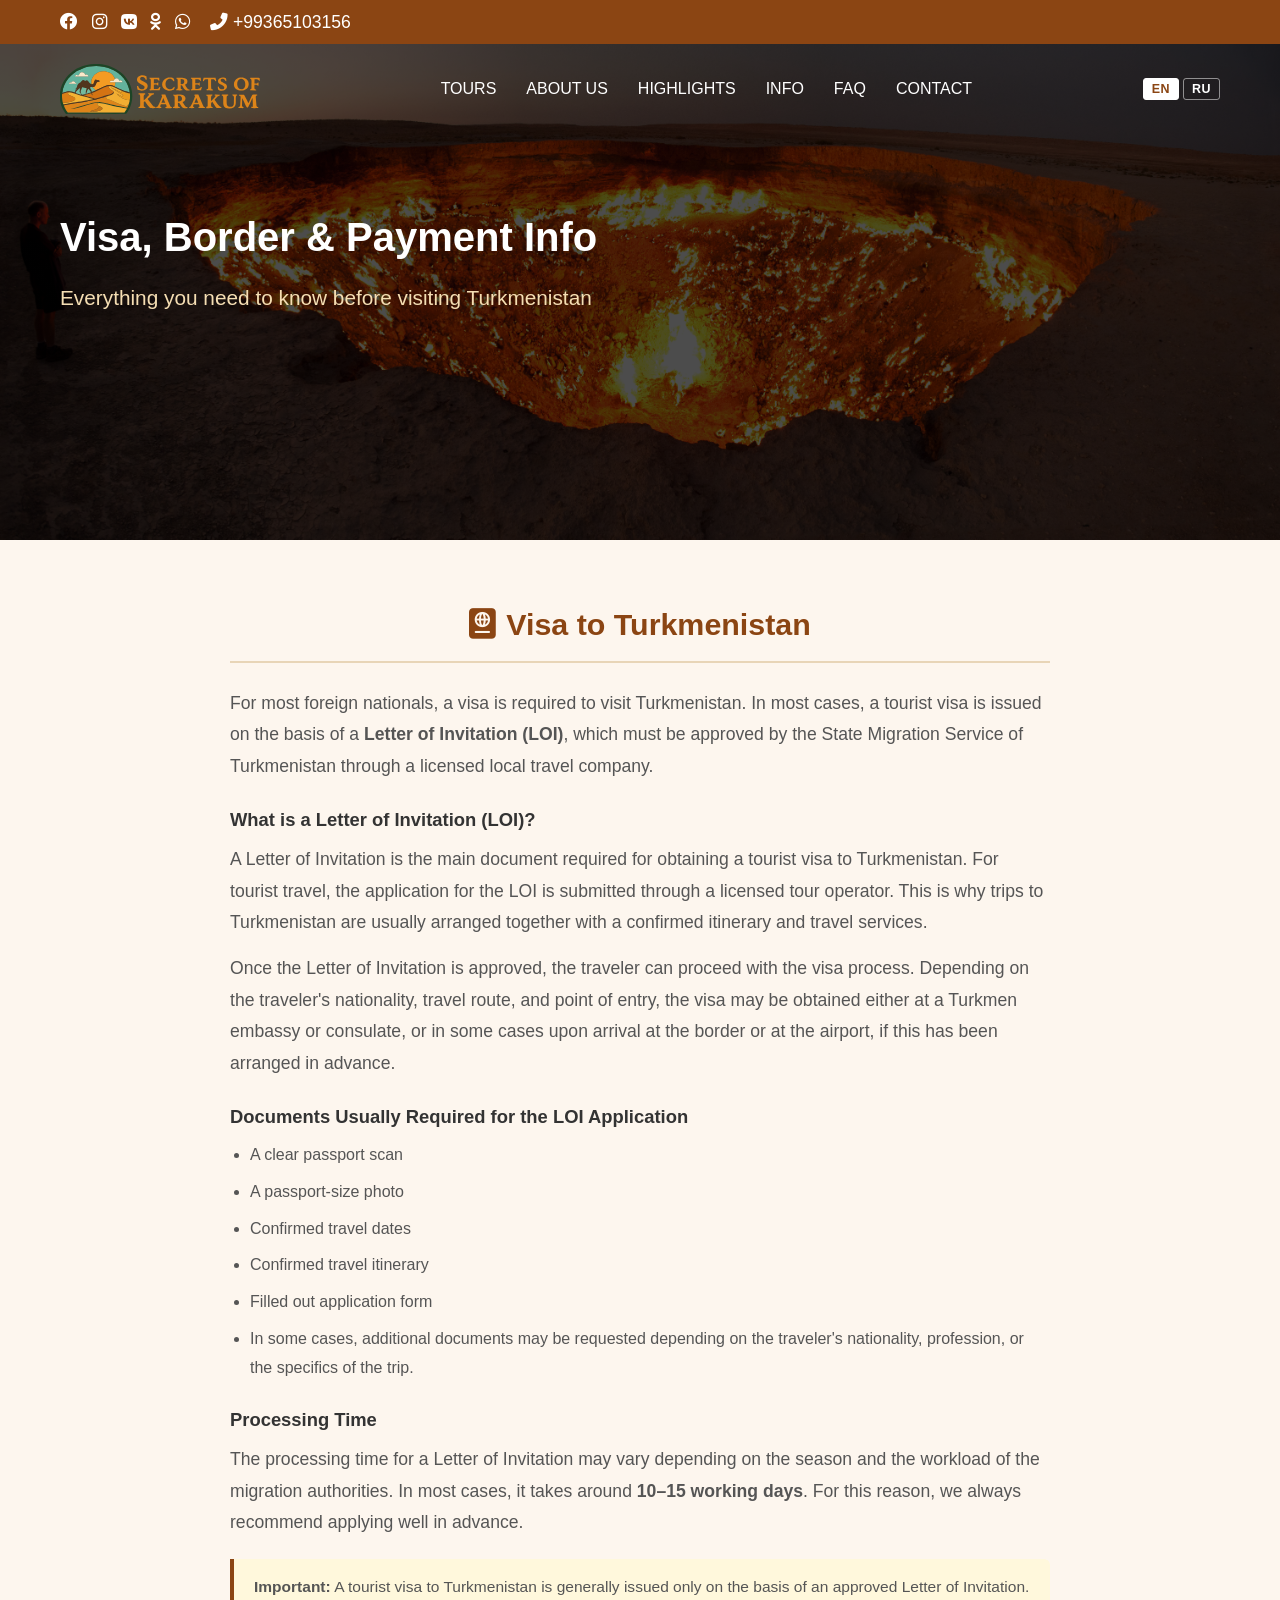
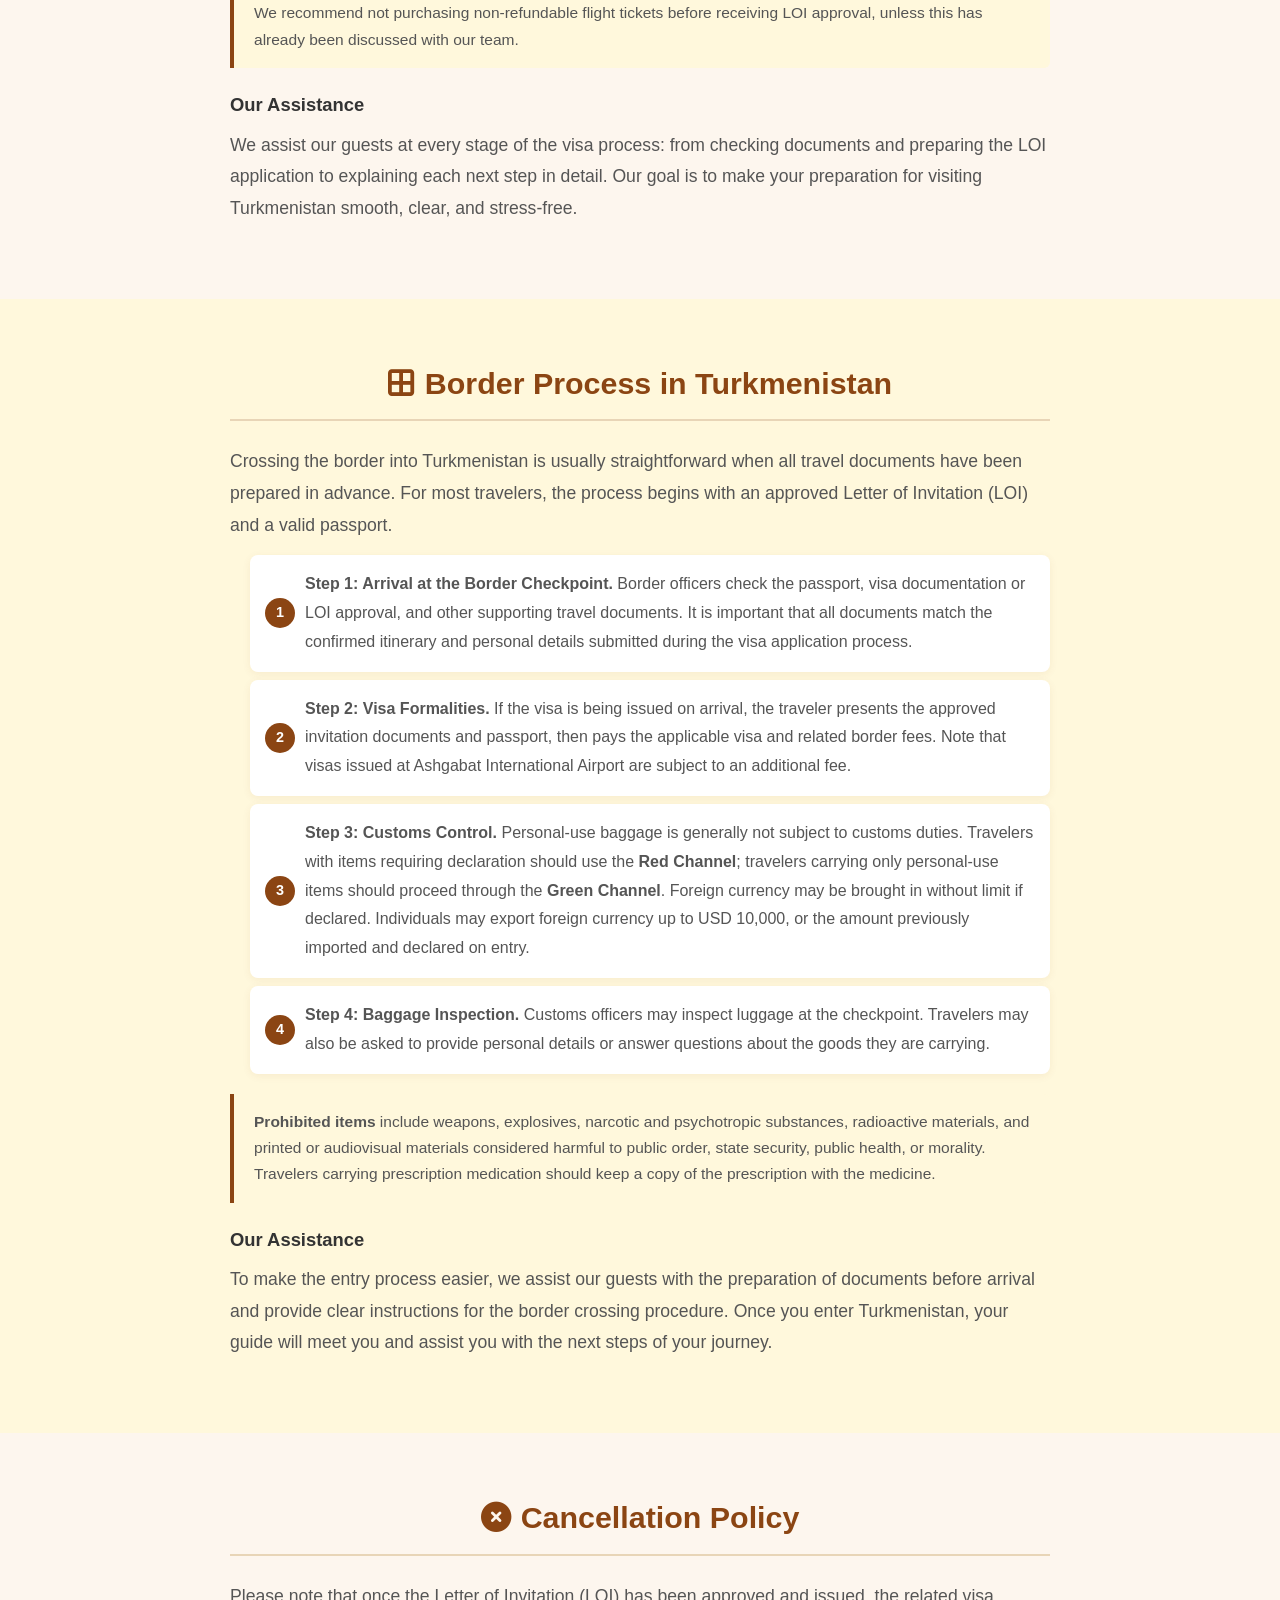
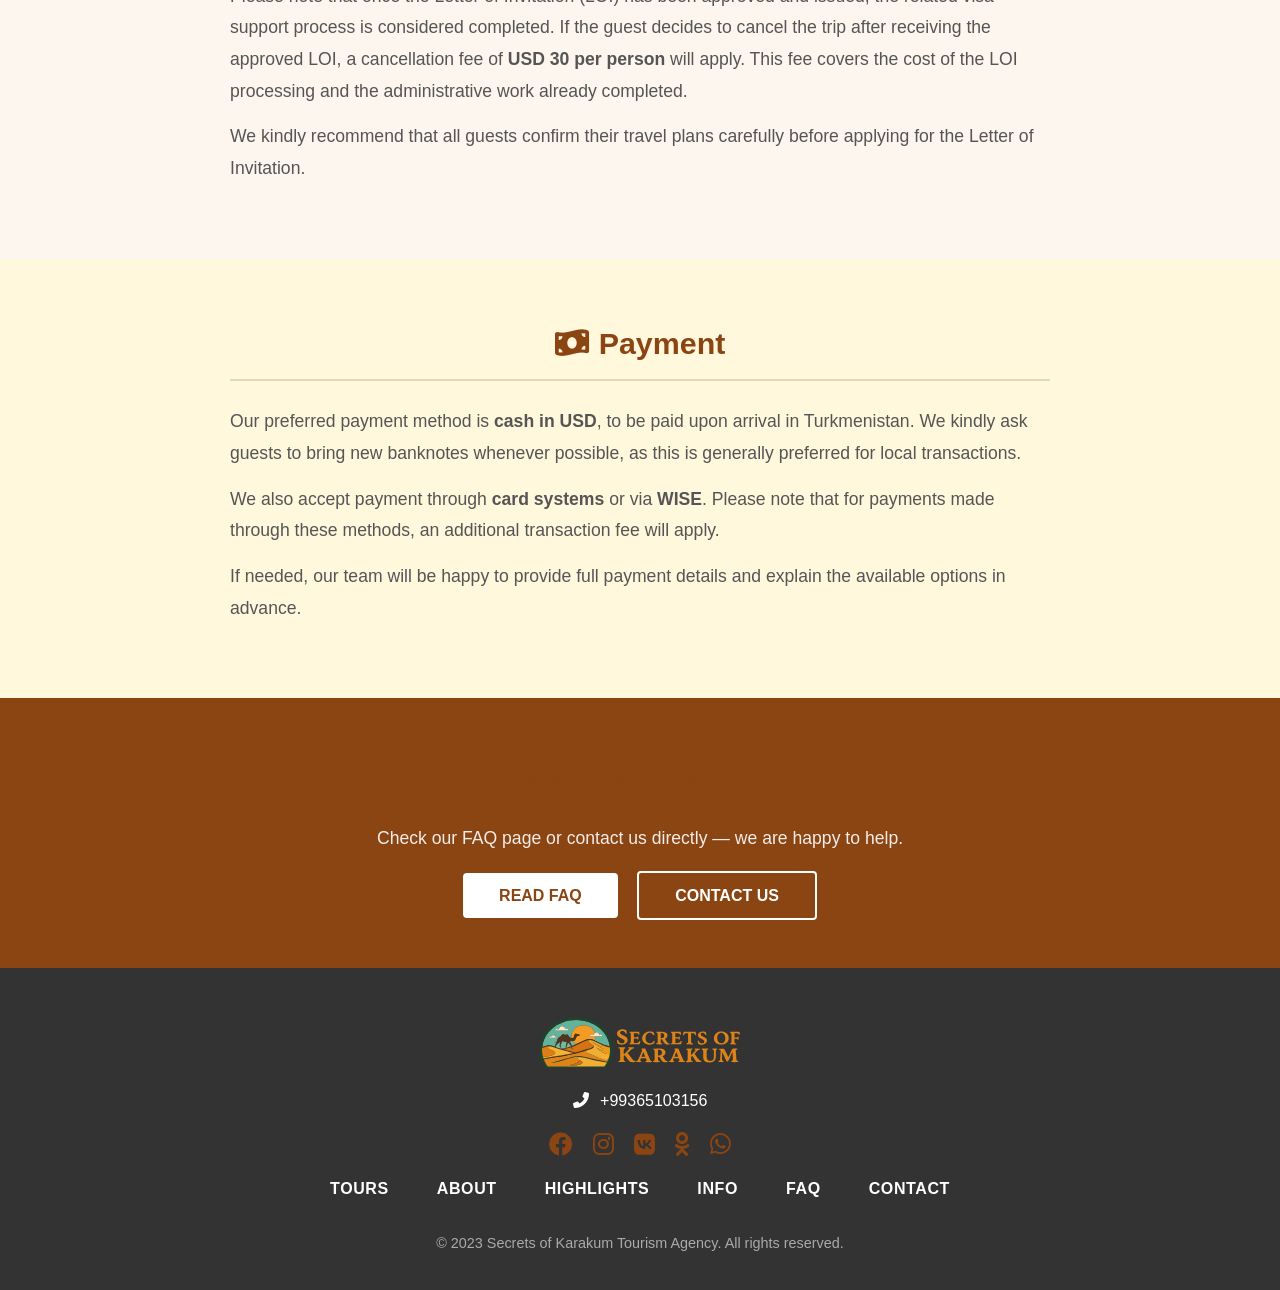
<file: info.html>
<!DOCTYPE html>
<html lang="en" data-page="info.title">

<head>
    <meta charset="UTF-8">
    <meta name="viewport" content="width=device-width, initial-scale=1.0">
    <title>Visa, Border &amp; Payment Info | Secrets of Karakum</title>
    <script src="translations.js" defer></script>
    <meta name="description"
        content="Practical travel information for Turkmenistan – visa & LOI process, border crossing, cancellation policy, and payment options explained by Secrets of Karakum.">
    <meta name="keywords"
        content="Turkmenistan visa, Turkmenistan LOI, letter of invitation, border crossing Turkmenistan, travel insurance Turkmenistan">
    <meta name="author" content="Secrets of Karakum">
    <meta name="robots" content="index, follow">
    <link rel="canonical" href="https://secretsofkarakum.com/info.html">
    <!-- Open Graph -->
    <meta property="og:type" content="website">
    <meta property="og:site_name" content="Secrets of Karakum">
    <meta property="og:title" content="Visa, Border & Payment Info | Secrets of Karakum">
    <meta property="og:description"
        content="Practical travel information for Turkmenistan – visa & LOI process, border crossing, cancellation policy, and payment options explained by Secrets of Karakum.">
    <meta property="og:url" content="https://secretsofkarakum.com/info.html">
    <meta property="og:image" content="https://secretsofkarakum.com/img/ashgabat1.jpg">
    <!-- Twitter Card -->
    <meta name="twitter:card" content="summary_large_image">
    <meta name="twitter:title" content="Visa, Border & Payment Info | Secrets of Karakum">
    <meta name="twitter:description"
        content="Practical travel information for Turkmenistan – visa & LOI process, border crossing, cancellation policy, and payment options explained by Secrets of Karakum.">
    <meta name="twitter:image" content="https://secretsofkarakum.com/img/ashgabat1.jpg">
    <link rel="stylesheet" href="https://cdnjs.cloudflare.com/ajax/libs/font-awesome/6.0.0-beta3/css/all.min.css">
    <link rel="stylesheet" href="styles.css">
    <link rel="icon" type="image/png" sizes="32x32" href="/img/logo_mini.png">
    <link rel="icon" type="image/png" sizes="16x16" href="/img/logo_mini_16.png">
    <link rel="apple-touch-icon" sizes="180x180" href="/img/logo_mini.png">
    <style>
        .info-section {
            padding: 60px 0;
        }

        .info-section:nth-child(even) {
            background: #fdf6ee;
        }

        .info-section h2 {
            color: #8B4513;
            font-size: 1.9rem;
            margin-bottom: 25px;
            padding-bottom: 12px;
            border-bottom: 2px solid #e8d5b7;
        }

        .info-section p {
            color: #555;
            line-height: 1.8;
            margin-bottom: 14px;
        }

        .info-section ul {
            color: #555;
            line-height: 1.8;
            padding-left: 20px;
            margin-bottom: 14px;
        }

        .info-section ul li {
            margin-bottom: 8px;
        }

        .info-section h3 {
            color: #333;
            font-size: 1.15rem;
            margin: 22px 0 10px;
        }

        .info-note {
            background: #fff8dc;
            border-left: 4px solid #8B4513;
            padding: 15px 20px;
            border-radius: 0 6px 6px 0;
            margin: 20px 0;
            color: #555;
            font-size: 0.97rem;
            line-height: 1.7;
        }

        .info-steps {
            counter-reset: step-counter;
            list-style: none;
            padding-left: 0;
        }

        .info-steps li {
            counter-increment: step-counter;
            padding: 15px 15px 15px 55px;
            position: relative;
            margin-bottom: 12px;
            background: #fff;
            border-radius: 8px;
            box-shadow: 0 2px 8px rgba(139, 69, 19, 0.07);
        }

        .info-steps li::before {
            content: counter(step-counter);
            position: absolute;
            left: 15px;
            top: 50%;
            transform: translateY(-50%);
            width: 30px;
            height: 30px;
            background: #8B4513;
            color: #fff;
            border-radius: 50%;
            display: flex;
            align-items: center;
            justify-content: center;
            font-weight: 700;
            font-size: 0.9rem;
        }

        @media (max-width: 768px) {
            .info-section h2 {
                font-size: 1.5rem;
            }
        }
    </style>
</head>

<body>
    <header>
        <div class="top-bar" style="background: #8B4513; color: #fff; padding: 8px 0; font-size: 1rem;">
            <div class="container"
                style="display: flex; justify-content: space-between; align-items: center; gap: 30px;">
                <div style="display: flex; gap: 14px; font-size: 1.1rem; align-items: center; flex-wrap: wrap;">
                    <a href="https://www.facebook.com/yakup.koch.9/" target="_blank" rel="noopener" style="color: #fff;"
                        title="Facebook"><i class="fab fa-facebook"></i></a>
                    <a href="https://www.instagram.com/secrets.of.karakum/" target="_blank" rel="noopener"
                        style="color: #fff;" title="Instagram"><i class="fab fa-instagram"></i></a>
                    <a href="https://vk.com/id1082811502" target="_blank" rel="noopener" style="color: #fff;"
                        title="VKontakte"><i class="fab fa-vk"></i></a>
                    <a href="https://ok.ru/profile/583072213424" target="_blank" rel="noopener" style="color: #fff;"
                        title="Odnoklassniki"><i class="fab fa-odnoklassniki"></i></a>
                    <a href="https://wa.me/+99365103156" target="_blank" rel="noopener" style="color: #fff;"
                        title="WhatsApp"><i class="fab fa-whatsapp"></i></a>
                    <span style="margin-left: 6px;"><i class="fas fa-phone-alt" style="margin-right: 5px;"></i>+99365103156</span>
                </div>
            </div>
        </div>
        <div class="container header-container">
            <nav>
                <a href="index.html" class="logo" style="display: flex; align-items: center;">
                    <img src="img/logo.svg" alt="Secrets of Karakum Logo"
                        style="height: 50px; width: 200px; vertical-align: middle; object-fit: contain;">
                </a>
                <div class="nav-overlay"></div>

                <button class="burger" aria-label="Open navigation menu">
                    <span></span>
                    <span></span>
                    <span></span>
                </button>
                <ul class="nav-links">
                    <li><a href="tours.html" data-i18n="nav.tours">TOURS</a></li>
                    <li><a href="about.html" data-i18n="nav.about">ABOUT US</a></li>
                    <li><a href="highlights.html" data-i18n="nav.highlights">HIGHLIGHTS</a></li>
                    <li><a href="info.html" class="active" data-i18n="nav.info">INFO</a></li>
                    <li><a href="more-info.html" data-i18n="nav.faq">FAQ</a></li>
                    <li><a href="index.html#contact" data-i18n="nav.contact">CONTACT</a></li>
                </ul>
                <div class="lang-switcher">
                    <button class="lang-btn active" data-lang="en">EN</button>
                    <button class="lang-btn" data-lang="ru">RU</button>
                </div>
            </nav>
            <div class="hero" style="min-height: 180px; justify-content: flex-end; background: none;">
                <h1 style="color: white;" data-i18n="info.hero.h1">Visa, Border &amp; Payment Info</h1>
                <p class="hero-subtitle" data-i18n="info.hero.p">Everything you need to know before visiting
                    Turkmenistan</p>
            </div>
        </div>
    </header>

    <!-- Visa Section -->
    <section class="info-section">
        <div class="container" style="max-width: 860px;">
            <h2><i class="fas fa-passport" style="margin-right:10px;"></i><span data-i18n="info.visa.h2">Visa to
                    Turkmenistan</span></h2>
            <p data-i18n="info.visa.p1">For most foreign nationals, a visa is required to visit Turkmenistan. In most
                cases, a tourist visa is
                issued on the basis of a <strong>Letter of Invitation (LOI)</strong>, which must be approved by the
                State Migration Service of Turkmenistan through a licensed local travel company.</p>

            <h3 data-i18n="info.visa.loi_h3">What is a Letter of Invitation (LOI)?</h3>
            <p data-i18n="info.visa.loi_p1">A Letter of Invitation is the main document required for obtaining a tourist
                visa to Turkmenistan. For
                tourist travel, the application for the LOI is submitted through a licensed tour operator. This is why
                trips to Turkmenistan are usually arranged together with a confirmed itinerary and travel services.</p>
            <p data-i18n="info.visa.loi_p2">Once the Letter of Invitation is approved, the traveler can proceed with the
                visa process. Depending on
                the traveler&rsquo;s nationality, travel route, and point of entry, the visa may be obtained either at a
                Turkmen embassy or consulate, or in some cases upon arrival at the border or at the airport, if this has
                been arranged in advance.</p>

            <h3 data-i18n="info.visa.docs_h3">Documents Usually Required for the LOI Application</h3>
            <ul data-i18n-list="info.visa.docs_list">
                <li>A clear passport scan</li>
                <li>A passport-size photo</li>
                <li>Confirmed travel dates</li>
                <li>Confirmed travel itinerary</li>
                <li>Filled out application form</li>
                <li>In some cases, additional documents may be requested depending on the traveler&rsquo;s nationality,
                    profession, or the specifics of the trip.</li>
            </ul>

            <h3 data-i18n="info.visa.proc_h3">Processing Time</h3>
            <p data-i18n="info.visa.proc_p">The processing time for a Letter of Invitation may vary depending on the
                season and the workload of the
                migration authorities. In most cases, it takes around <strong>10&ndash;15 working days</strong>. For
                this reason, we always recommend applying well in advance.</p>

            <div class="info-note" data-i18n="info.visa.note">
                <strong>Important:</strong> A tourist visa to Turkmenistan is generally issued only on the basis of an
                approved Letter of Invitation. We recommend not purchasing non-refundable flight tickets before
                receiving LOI approval, unless this has already been discussed with our team.
            </div>

            <h3 data-i18n="info.visa.assist_h3">Our Assistance</h3>
            <p data-i18n="info.visa.assist_p">We assist our guests at every stage of the visa process: from checking
                documents and preparing the LOI
                application to explaining each next step in detail. Our goal is to make your preparation for visiting
                Turkmenistan smooth, clear, and stress-free.</p>
        </div>
    </section>

    <!-- Border Section -->
    <section class="info-section">
        <div class="container" style="max-width: 860px;">
            <h2><i class="fas fa-border-all" style="margin-right:10px;"></i><span data-i18n="info.border.h2">Border
                    Process in Turkmenistan</span></h2>
            <p data-i18n="info.border.p1">Crossing the border into Turkmenistan is usually straightforward when all
                travel documents have been
                prepared in advance. For most travelers, the process begins with an approved Letter of Invitation (LOI)
                and a valid passport.</p>

            <ul class="info-steps">
                <li data-i18n="info.border.s1"><strong>Step 1: Arrival at the Border Checkpoint.</strong> Border
                    officers check the passport, visa
                    documentation or LOI approval, and other supporting travel documents. It is important that all
                    documents match the confirmed itinerary and personal details submitted during the visa application
                    process.</li>
                <li data-i18n="info.border.s2"><strong>Step 2: Visa Formalities.</strong> If the visa is being issued on
                    arrival, the traveler
                    presents the approved invitation documents and passport, then pays the applicable visa and related
                    border fees. Note that visas issued at Ashgabat International Airport are subject to an additional
                    fee.</li>
                <li data-i18n="info.border.s3"><strong>Step 3: Customs Control.</strong> Personal-use baggage is
                    generally not subject to customs
                    duties. Travelers with items requiring declaration should use the <strong>Red Channel</strong>;
                    travelers carrying only personal-use items should proceed through the <strong>Green
                        Channel</strong>. Foreign currency may be brought in without limit if declared. Individuals may
                    export foreign currency up to USD 10,000, or the amount previously imported and declared on entry.
                </li>
                <li data-i18n="info.border.s4"><strong>Step 4: Baggage Inspection.</strong> Customs officers may inspect
                    luggage at the checkpoint.
                    Travelers may also be asked to provide personal details or answer questions about the goods they are
                    carrying.</li>
            </ul>

            <div class="info-note" data-i18n="info.border.note">
                <strong>Prohibited items</strong> include weapons, explosives, narcotic and psychotropic substances,
                radioactive materials, and printed or audiovisual materials considered harmful to public order, state
                security, public health, or morality. Travelers carrying prescription medication should keep a copy of
                the prescription with the medicine.
            </div>

            <h3 data-i18n="info.border.assist_h3">Our Assistance</h3>
            <p data-i18n="info.border.assist_p">To make the entry process easier, we assist our guests with the
                preparation of documents before arrival
                and provide clear instructions for the border crossing procedure. Once you enter Turkmenistan, your
                guide will meet you and assist you with the next steps of your journey.</p>
        </div>
    </section>

    <!-- Cancellation Policy -->
    <section class="info-section">
        <div class="container" style="max-width: 860px;">
            <h2><i class="fas fa-times-circle" style="margin-right:10px;"></i><span
                    data-i18n="info.cancel.h2">Cancellation Policy</span></h2>
            <p data-i18n="info.cancel.p1">Please note that once the Letter of Invitation (LOI) has been approved and
                issued, the related visa
                support process is considered completed. If the guest decides to cancel the trip after receiving the
                approved LOI, a cancellation fee of <strong>USD 30 per person</strong> will apply. This fee covers the
                cost of the LOI processing and the administrative work already completed.</p>
            <p data-i18n="info.cancel.p2">We kindly recommend that all guests confirm their travel plans carefully
                before applying for the Letter
                of Invitation.</p>
        </div>
    </section>

    <!-- Payment -->
    <section class="info-section">
        <div class="container" style="max-width: 860px;">
            <h2><i class="fas fa-money-bill-wave" style="margin-right:10px;"></i><span
                    data-i18n="info.payment.h2">Payment</span></h2>
            <p data-i18n="info.payment.p1">Our preferred payment method is <strong>cash in USD</strong>, to be paid upon
                arrival in Turkmenistan. We
                kindly ask guests to bring new banknotes whenever possible, as this is generally preferred for local
                transactions.</p>
            <p data-i18n="info.payment.p2">We also accept payment through <strong>card systems</strong> or via
                <strong>WISE</strong>. Please note
                that for payments made through these methods, an additional transaction fee will apply.
            </p>
            <p data-i18n="info.payment.p3">If needed, our team will be happy to provide full payment details and explain
                the available options in
                advance.</p>
        </div>
    </section>

    <!-- CTA -->
    <section style="padding: 60px 0; text-align: center; background: #8B4513; color: #fff;">
        <div class="container">
            <h2 style="font-size: 2rem; margin-bottom: 15px;" data-i18n="info.cta.h2">Have More Questions?</h2>
            <p style="font-size: 1.1rem; margin-bottom: 30px; opacity: 0.9;" data-i18n="info.cta.p">Check our FAQ page
                or contact us directly
                &mdash; we are happy to help.</p>
            <a href="more-info.html"
                style="background: #fff; color: #8B4513; font-weight: 700; padding: 14px 36px; border-radius: 4px; text-decoration: none; font-size: 1rem; margin-right: 15px;"
                data-i18n="btn.read_faq">READ
                FAQ</a>
            <a href="index.html#contact"
                style="background: transparent; color: #fff; font-weight: 700; padding: 14px 36px; border-radius: 4px; text-decoration: none; font-size: 1rem; border: 2px solid #fff;"
                data-i18n="btn.contact_us">CONTACT
                US</a>
        </div>
    </section>

    <footer>
        <div class="container">
            <a href="index.html" class="footer-logo"
                style="display: flex; align-items: center; justify-content: center;">
                <img src="img/logo.svg" alt="Secrets of Karakum Logo"
                    style="height: 50px; width: 200px; vertical-align: middle; object-fit: contain;">
            </a>
            <div class="footer-contact"
                style="display: flex; justify-content: center; gap: 30px; margin: 15px 0 10px 0; font-size: 1rem; color: #8B4513;">
                <span>
                    <i class="fas fa-phone-alt" style="margin-right: 7px;"></i>
                    +99365103156
                </span>
            </div>
            <div class="footer-social"
                style="display: flex; justify-content: center; gap: 20px; margin: 12px 0; font-size: 1.5rem;">
                <a href="https://www.facebook.com/yakup.koch.9/" target="_blank" rel="noopener" style="color: #8B4513;"
                    title="Facebook"><i class="fab fa-facebook"></i></a>
                <a href="https://www.instagram.com/secrets.of.karakum/" target="_blank" rel="noopener"
                    style="color: #8B4513;" title="Instagram"><i class="fab fa-instagram"></i></a>
                <a href="https://vk.com/id1082811502" target="_blank" rel="noopener" style="color: #8B4513;"
                    title="VKontakte"><i class="fab fa-vk"></i></a>
                <a href="https://ok.ru/profile/583072213424" target="_blank" rel="noopener" style="color: #8B4513;"
                    title="Odnoklassniki"><i class="fab fa-odnoklassniki"></i></a>
                <a href="https://wa.me/+99365103156" target="_blank" rel="noopener" style="color: #8B4513;"
                    title="WhatsApp"><i class="fab fa-whatsapp"></i></a>
            </div>
            <ul class="footer-links">
                <li><a href="tours.html" data-i18n="footer.tours">Tours</a></li>
                <li><a href="about.html" data-i18n="footer.about">About</a></li>
                <li><a href="highlights.html" data-i18n="footer.highlights">Highlights</a></li>
                <li><a href="info.html" data-i18n="footer.info">Info</a></li>
                <li><a href="more-info.html" data-i18n="footer.faq">FAQ</a></li>
                <li><a href="index.html#contact" data-i18n="footer.contact">Contact</a></li>
            </ul>
            <p class="copyright" data-i18n="footer.copyright">&copy; 2023 Secrets of Karakum Tourism Agency. All rights
                reserved.</p>
        </div>
    </footer>
    <script src="scripts.js"></script>
</body>

</html>
</file>
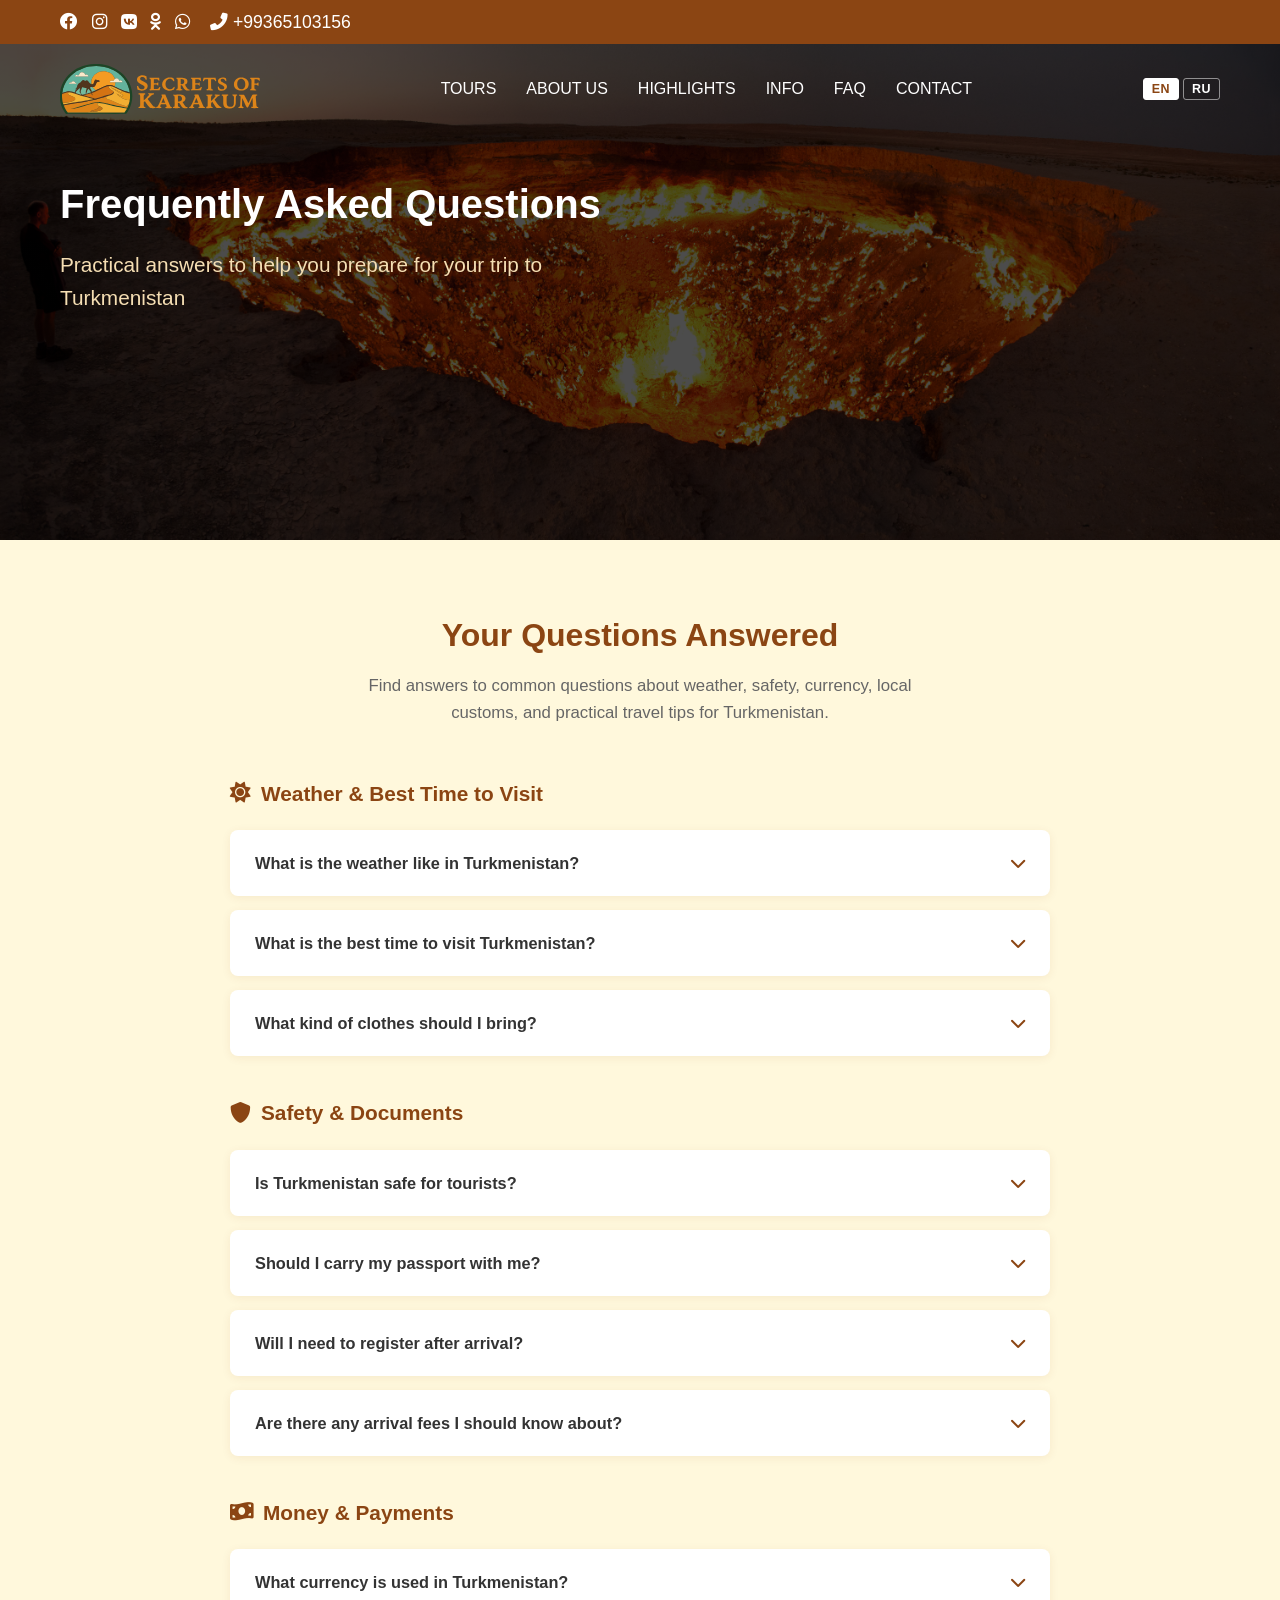
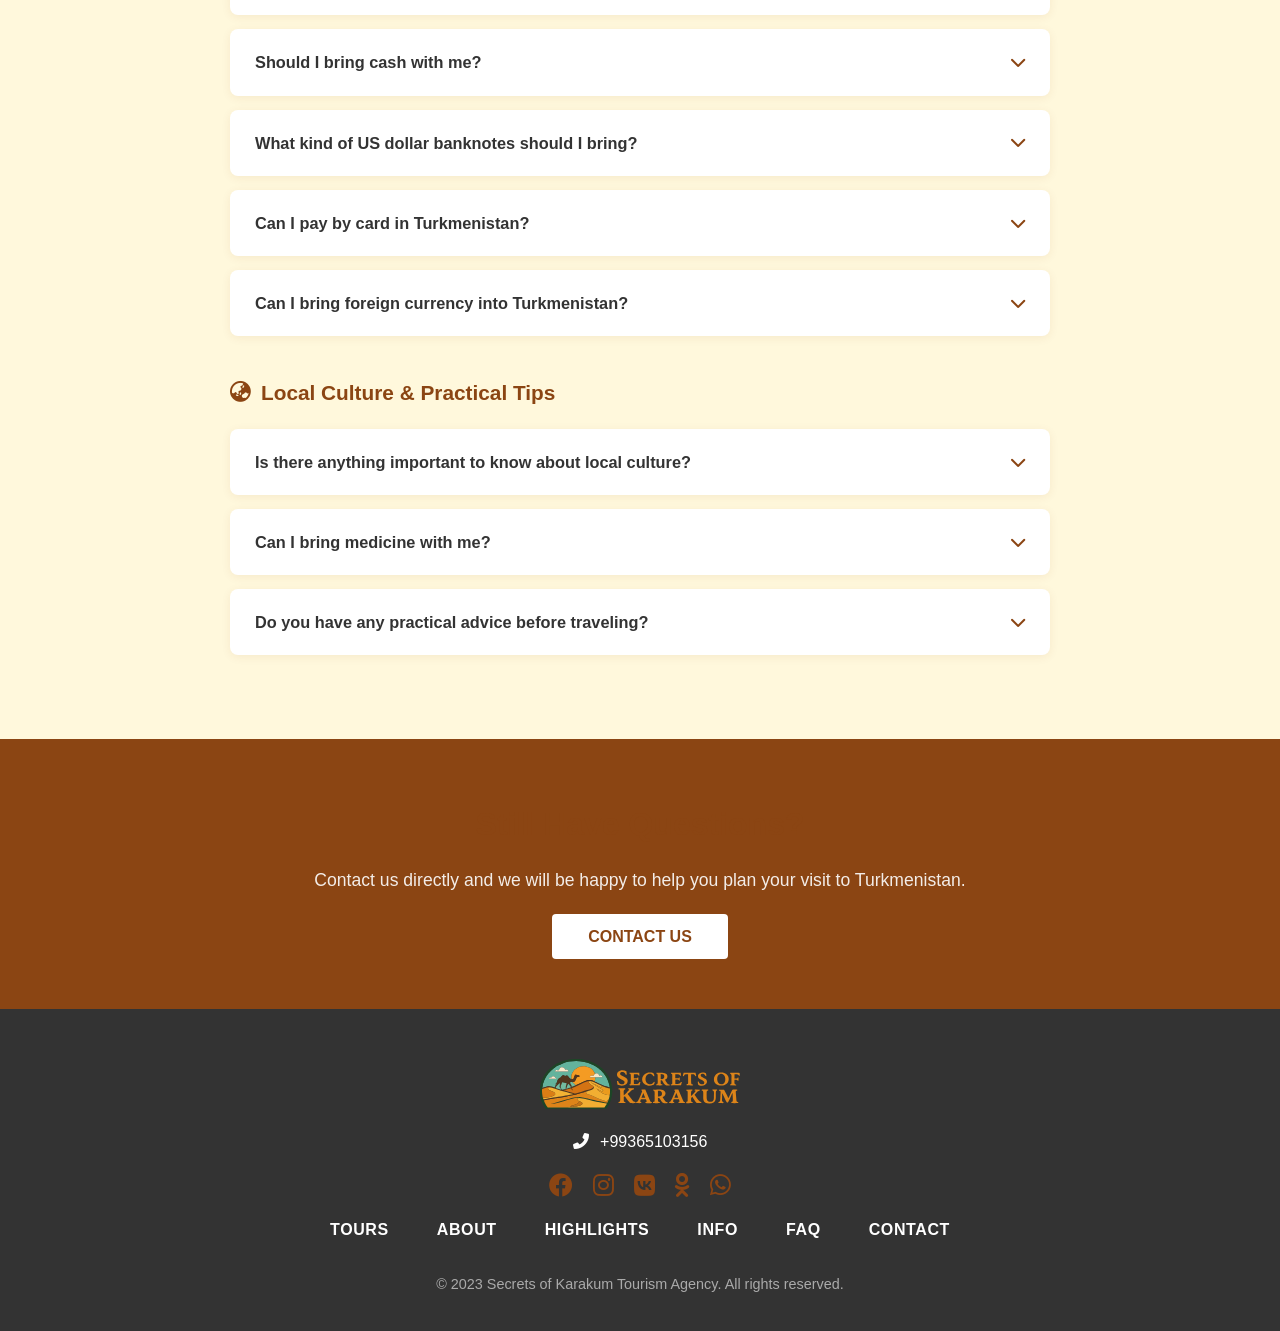
<file: more-info.html>
<!DOCTYPE html>
<html lang="en" data-page="faq.title">

<head>
    <meta charset="UTF-8">
    <meta name="viewport" content="width=device-width, initial-scale=1.0">
    <title>Frequently Asked Questions | Secrets of Karakum</title>
    <script src="translations.js" defer></script>
    <meta name="description"
        content="Frequently asked questions about travelling to Turkmenistan – weather, safety, money, culture, photography and practical tips from Secrets of Karakum.">
    <meta name="keywords"
        content="Turkmenistan FAQ, travel tips Turkmenistan, Turkmenistan safety, best time visit Turkmenistan, Turkmenistan money currency">
    <meta name="author" content="Secrets of Karakum">
    <meta name="robots" content="index, follow">
    <link rel="canonical" href="https://secretsofkarakum.com/more-info.html">
    <!-- Open Graph -->
    <meta property="og:type" content="website">
    <meta property="og:site_name" content="Secrets of Karakum">
    <meta property="og:title" content="Frequently Asked Questions | Secrets of Karakum">
    <meta property="og:description"
        content="Frequently asked questions about travelling to Turkmenistan – weather, safety, money, culture, photography and practical tips from Secrets of Karakum.">
    <meta property="og:url" content="https://secretsofkarakum.com/more-info.html">
    <meta property="og:image" content="https://secretsofkarakum.com/img/ashgabat1.jpg">
    <!-- Twitter Card -->
    <meta name="twitter:card" content="summary_large_image">
    <meta name="twitter:title" content="Frequently Asked Questions | Secrets of Karakum">
    <meta name="twitter:description"
        content="Frequently asked questions about travelling to Turkmenistan – weather, safety, money, culture, photography and practical tips from Secrets of Karakum.">
    <meta name="twitter:image" content="https://secretsofkarakum.com/img/ashgabat1.jpg">
    <link rel="stylesheet" href="https://cdnjs.cloudflare.com/ajax/libs/font-awesome/6.0.0-beta3/css/all.min.css">
    <link rel="stylesheet" href="styles.css">
    <link rel="icon" type="image/png" sizes="32x32" href="/img/logo_mini.png">
    <link rel="icon" type="image/png" sizes="16x16" href="/img/logo_mini_16.png">
    <link rel="apple-touch-icon" sizes="180x180" href="/img/logo_mini.png">
    <style>
        .faq-section {
            padding: 70px 0;
        }

        .faq-intro {
            text-align: center;
            margin-bottom: 50px;
        }

        .faq-intro h2 {
            color: #8B4513;
            font-size: 2rem;
            margin-bottom: 12px;
        }

        .faq-intro p {
            color: #666;
            max-width: 600px;
            margin: 0 auto;
            font-size: 1.05rem;
        }

        .faq-list {
            max-width: 820px;
            margin: 0 auto;
        }

        .faq-item {
            background: #fff;
            border-radius: 8px;
            margin-bottom: 14px;
            box-shadow: 0 2px 10px rgba(139, 69, 19, 0.08);
            overflow: hidden;
        }

        .faq-question {
            padding: 20px 25px;
            cursor: pointer;
            display: flex;
            justify-content: space-between;
            align-items: center;
            font-weight: 600;
            color: #333;
            font-size: 1.02rem;
            user-select: none;
        }

        .faq-question:hover {
            color: #8B4513;
        }

        .faq-question i {
            color: #8B4513;
            transition: transform 0.2s;
            flex-shrink: 0;
            margin-left: 15px;
        }

        .faq-answer {
            display: none;
            padding: 0 25px 20px;
            color: #555;
            line-height: 1.8;
            border-top: 1px solid #f0e6d6;
        }

        .faq-item.open .faq-answer {
            display: block;
        }

        .faq-item.open .faq-question i {
            transform: rotate(180deg);
        }

        .faq-item.open .faq-question {
            color: #8B4513;
        }

        .faq-category {
            color: #8B4513;
            font-size: 1.3rem;
            font-weight: 700;
            margin: 40px 0 20px;
            max-width: 820px;
            margin-left: auto;
            margin-right: auto;
            display: flex;
            align-items: center;
            gap: 10px;
        }

        .faq-category:first-of-type {
            margin-top: 0;
        }
    </style>
</head>

<body>
    <header>
        <div class="top-bar" style="background: #8B4513; color: #fff; padding: 8px 0; font-size: 1rem;">
            <div class="container"
                style="display: flex; justify-content: space-between; align-items: center; gap: 30px;">
                <div style="display: flex; gap: 14px; font-size: 1.1rem; align-items: center; flex-wrap: wrap;">
                    <a href="https://www.facebook.com/yakup.koch.9/" target="_blank" rel="noopener" style="color: #fff;"
                        title="Facebook"><i class="fab fa-facebook"></i></a>
                    <a href="https://www.instagram.com/secrets.of.karakum/" target="_blank" rel="noopener"
                        style="color: #fff;" title="Instagram"><i class="fab fa-instagram"></i></a>
                    <a href="https://vk.com/id1082811502" target="_blank" rel="noopener" style="color: #fff;"
                        title="VKontakte"><i class="fab fa-vk"></i></a>
                    <a href="https://ok.ru/profile/583072213424" target="_blank" rel="noopener" style="color: #fff;"
                        title="Odnoklassniki"><i class="fab fa-odnoklassniki"></i></a>
                    <a href="https://wa.me/+99365103156" target="_blank" rel="noopener" style="color: #fff;"
                        title="WhatsApp"><i class="fab fa-whatsapp"></i></a>
                    <span style="margin-left: 6px;"><i class="fas fa-phone-alt" style="margin-right: 5px;"></i>+99365103156</span>
                </div>
            </div>
        </div>
        <div class="container header-container">
            <nav>
                <a href="index.html" class="logo" style="display: flex; align-items: center;">
                    <img src="img/logo.svg" alt="Secrets of Karakum Logo"
                        style="height: 50px; width: 200px; vertical-align: middle; object-fit: contain;">
                </a>
                <div class="nav-overlay"></div>

                <button class="burger" aria-label="Open navigation menu">
                    <span></span>
                    <span></span>
                    <span></span>
                </button>
                <ul class="nav-links">
                    <li><a href="tours.html" data-i18n="nav.tours">TOURS</a></li>
                    <li><a href="about.html" data-i18n="nav.about">ABOUT US</a></li>
                    <li><a href="highlights.html" data-i18n="nav.highlights">HIGHLIGHTS</a></li>
                    <li><a href="info.html" data-i18n="nav.info">INFO</a></li>
                    <li><a href="more-info.html" class="active" data-i18n="nav.faq">FAQ</a></li>
                    <li><a href="index.html#contact" data-i18n="nav.contact">CONTACT</a></li>
                </ul>
                <div class="lang-switcher">
                    <button class="lang-btn active" data-lang="en">EN</button>
                    <button class="lang-btn" data-lang="ru">RU</button>
                </div>
            </nav>
            <div class="hero" style="min-height: 180px; justify-content: flex-end; background: none;">
                <h1 style="color: white;" data-i18n="faq.hero.h1">Frequently Asked Questions</h1>
                <p class="hero-subtitle" data-i18n="faq.hero.p">Practical answers to help you prepare for your trip to
                    Turkmenistan</p>
            </div>
        </div>
    </header>

    <section class="faq-section">
        <div class="container">
            <div class="faq-intro">
                <h2 data-i18n="faq.intro.h2">Your Questions Answered</h2>
                <p data-i18n="faq.intro.p">Find answers to common questions about weather, safety, currency, local
                    customs, and practical travel
                    tips for Turkmenistan.</p>
            </div>

            <!-- Weather & Best Time -->
            <div class="faq-category"><i class="fas fa-sun"></i> <span data-i18n="faq.cat.weather">Weather &amp; Best
                    Time to Visit</span></div>
            <div class="faq-list">
                <div class="faq-item">
                    <div class="faq-question"><span data-i18n="faq.w1.q">What is the weather like in
                            Turkmenistan?</span> <i class="fas fa-chevron-down"></i></div>
                    <div class="faq-answer" data-i18n="faq.w1.a">Turkmenistan has a sharply continental climate, which
                        means very hot
                        summers, cool or cold winters, and generally low rainfall. Spring and autumn are usually
                        considered the most comfortable seasons for travel. In spring, temperatures are often pleasant
                        for sightseeing, while in summer they can exceed 40&deg;C in desert areas and cities.</div>
                </div>
                <div class="faq-item">
                    <div class="faq-question"><span data-i18n="faq.w2.q">What is the best time to visit
                            Turkmenistan?</span> <i class="fas fa-chevron-down"></i></div>
                    <div class="faq-answer" data-i18n="faq.w2.a">The most comfortable periods for travel are usually
                        <strong>March to
                            May</strong> and <strong>October to November</strong>, when temperatures are milder and more
                        suitable for sightseeing, desert trips, and cultural tours. Summer can be extremely hot,
                        especially in the Karakum Desert, while winter may be cold, particularly at night and in
                        northern areas.
                    </div>
                </div>
                <div class="faq-item">
                    <div class="faq-question"><span data-i18n="faq.w3.q">What kind of clothes should I bring?</span> <i
                            class="fas fa-chevron-down"></i>
                    </div>
                    <div class="faq-answer" data-i18n="faq.w3.a">We recommend bringing comfortable, modest, and
                        season-appropriate clothing.
                        Lightweight and breathable clothes are ideal for spring and summer, while layers are useful for
                        cooler evenings and autumn travel. For desert trips, comfortable walking shoes, sunglasses,
                        sunscreen, and a hat are highly recommended. Clothing that is respectful of local customs is
                        always a good choice, especially in rural areas and at historical or religious sites.</div>
                </div>
            </div>

            <!-- Safety & Documents -->
            <div class="faq-category" style="margin-top:40px;"><i class="fas fa-shield-alt"></i> <span
                    data-i18n="faq.cat.safety">Safety &amp; Documents</span>
            </div>
            <div class="faq-list">
                <div class="faq-item">
                    <div class="faq-question"><span data-i18n="faq.s1.q">Is Turkmenistan safe for tourists?</span> <i
                            class="fas fa-chevron-down"></i>
                    </div>
                    <div class="faq-answer" data-i18n="faq.s1.a">Tourist trips to Turkmenistan are generally calm and
                        manageable when
                        arranged properly in advance. The crime rate is low, though travelers should still use normal
                        common-sense precautions. It is also important to follow local laws, carry identification, and
                        travel according to the approved itinerary.</div>
                </div>
                <div class="faq-item">
                    <div class="faq-question"><span data-i18n="faq.s2.q">Should I carry my passport with me?</span> <i
                            class="fas fa-chevron-down"></i>
                    </div>
                    <div class="faq-answer" data-i18n="faq.s2.a">Yes. Police may check identity documents, so travelers
                        should carry their
                        passport with them at all times. It is also advisable to keep a copy of the passport photo page
                        and your Letter of Invitation in a safe place.</div>
                </div>
                <div class="faq-item">
                    <div class="faq-question"><span data-i18n="faq.s3.q">Will I need to register after arrival?</span>
                        <i class="fas fa-chevron-down"></i>
                    </div>
                    <div class="faq-answer" data-i18n="faq.s3.a">If you stay in Turkmenistan for more than 3 working
                        days, you must register
                        with the State Migration Service within 3 days of arrival. In most cases, your hotel or sponsor
                        handles this process, but it is always good to confirm in advance.</div>
                </div>
                <div class="faq-item">
                    <div class="faq-question"><span data-i18n="faq.s4.q">Are there any arrival fees I should know
                            about?</span> <i class="fas fa-chevron-down"></i></div>
                    <div class="faq-answer" data-i18n="faq.s4.a">Foreign visitors must pay a <strong>migration fee of
                            USD 14</strong> on
                        arrival, and there is also a <strong>tourism tax of USD 2 per day</strong>, usually shown
                        separately on hotel bills. Since entry charges can sometimes vary, it is wise to have enough USD
                        cash available.</div>
                </div>
            </div>

            <!-- Money & Payments -->
            <div class="faq-category" style="margin-top:40px;"><i class="fas fa-money-bill-wave"></i> <span
                    data-i18n="faq.cat.money">Money &amp;
                    Payments</span></div>
            <div class="faq-list">
                <div class="faq-item">
                    <div class="faq-question"><span data-i18n="faq.m1.q">What currency is used in Turkmenistan?</span>
                        <i class="fas fa-chevron-down"></i>
                    </div>
                    <div class="faq-answer" data-i18n="faq.m1.a">The local currency is the <strong>Turkmen manat
                            (TMT)</strong>. Turkmenistan
                        is largely a cash-based society, and many everyday payments are made in manat. Some larger
                        hotels and restaurants may accept US dollars, but this should always be checked in advance.
                    </div>
                </div>
                <div class="faq-item">
                    <div class="faq-question"><span data-i18n="faq.m2.q">Should I bring cash with me?</span> <i
                            class="fas fa-chevron-down"></i></div>
                    <div class="faq-answer" data-i18n="faq.m2.a">Yes &mdash; we strongly recommend bringing cash in US
                        dollars for your trip.
                        Turkmenistan is largely cash-based, ATMs are limited and may run out of local currency.
                        Travelers are strongly advised to bring enough dollars for the entire trip.</div>
                </div>
                <div class="faq-item">
                    <div class="faq-question"><span data-i18n="faq.m3.q">What kind of US dollar banknotes should I
                            bring?</span> <i class="fas fa-chevron-down"></i></div>
                    <div class="faq-answer" data-i18n="faq.m3.a">It is best to bring <strong>new, clean, undamaged USD
                            banknotes</strong>.
                        Exchange offices may reject damaged or marked notes, and an increasing number of places also
                        refuse to accept older USD 100 bills issued before 2009.</div>
                </div>
                <div class="faq-item">
                    <div class="faq-question"><span data-i18n="faq.m4.q">Can I pay by card in Turkmenistan?</span> <i
                            class="fas fa-chevron-down"></i>
                    </div>
                    <div class="faq-answer" data-i18n="faq.m4.a">Card payments are possible in some places, but they are
                        not widely reliable.
                        Only a few places accept bank or credit cards, and international ATMs are limited. For that
                        reason, cash remains the safest and most practical option for travelers.</div>
                </div>
                <div class="faq-item">
                    <div class="faq-question"><span data-i18n="faq.m5.q">Can I bring foreign currency into
                            Turkmenistan?</span> <i class="fas fa-chevron-down"></i></div>
                    <div class="faq-answer" data-i18n="faq.m5.a">Yes. Foreign currency may be brought into Turkmenistan
                        without limit if it
                        is declared to customs. Individuals may export up to USD 10,000, or more if the larger amount
                        was previously imported and declared on entry.</div>
                </div>
            </div>

            <!-- Local Culture & Practical Tips -->
            <div class="faq-category" style="margin-top:40px;"><i class="fas fa-globe-asia"></i> <span
                    data-i18n="faq.cat.culture">Local Culture &amp;
                    Practical Tips</span></div>
            <div class="faq-list">
                <div class="faq-item">
                    <div class="faq-question"><span data-i18n="faq.c1.q">Is there anything important to know about local
                            culture?</span> <i class="fas fa-chevron-down"></i></div>
                    <div class="faq-answer" data-i18n="faq.c1.a">Yes. We always recommend showing respect for local
                        customs, traditions, and
                        social norms. Modest and neat clothing is appreciated, especially outside the capital and when
                        visiting historical, religious, or rural areas. Guests should also be respectful when taking
                        photos, speaking with local people, and visiting cultural sites.</div>
                </div>
                <div class="faq-item">
                    <div class="faq-question"><span data-i18n="faq.c2.q">Can I bring medicine with me?</span> <i
                            class="fas fa-chevron-down"></i></div>
                    <div class="faq-answer" data-i18n="faq.c2.a">If you are carrying prescription medicine, it is best
                        to keep it in its
                        original packaging and bring a copy of the prescription. Prescription medicines may be imported
                        when supported by a prescription.</div>
                </div>
                <div class="faq-item">
                    <div class="faq-question"><span data-i18n="faq.c3.q">Do you have any practical advice before
                            traveling?</span> <i class="fas fa-chevron-down"></i></div>
                    <div class="faq-answer" data-i18n="faq.c3.a">Yes. We recommend bringing enough USD cash, dressing
                        comfortably and
                        respectfully, keeping your passport with you, and being prepared for strong weather differences
                        between day and night, especially on desert routes. It is also wise to expect a more traditional
                        travel environment, where flexibility, patience, and good preparation make the journey much
                        smoother.</div>
                </div>
            </div>
        </div>
    </section>

    <!-- CTA -->
    <section style="padding: 60px 0; text-align: center; background: #8B4513; color: #fff;">
        <div class="container">
            <h2 style="font-size: 2rem; margin-bottom: 15px;" data-i18n="faq.cta.h2">Still Have Questions?</h2>
            <p style="font-size: 1.1rem; margin-bottom: 30px; opacity: 0.9;" data-i18n="faq.cta.p">Contact us directly
                and we will be happy to
                help you plan your visit to Turkmenistan.</p>
            <a href="index.html#contact"
                style="background: #fff; color: #8B4513; font-weight: 700; padding: 14px 36px; border-radius: 4px; text-decoration: none; font-size: 1rem;"
                data-i18n="btn.contact_us">CONTACT
                US</a>
        </div>
    </section>

    <footer>
        <div class="container">
            <a href="index.html" class="footer-logo"
                style="display: flex; align-items: center; justify-content: center;">
                <img src="img/logo.svg" alt="Secrets of Karakum Logo"
                    style="height: 50px; width: 200px; vertical-align: middle; object-fit: contain;">
            </a>
            <div class="footer-contact"
                style="display: flex; justify-content: center; gap: 30px; margin: 15px 0 10px 0; font-size: 1rem; color: #8B4513;">
                <span>
                    <i class="fas fa-phone-alt" style="margin-right: 7px;"></i>
                    +99365103156
                </span>
            </div>
            <div class="footer-social"
                style="display: flex; justify-content: center; gap: 20px; margin: 12px 0; font-size: 1.5rem;">
                <a href="https://www.facebook.com/yakup.koch.9/" target="_blank" rel="noopener" style="color: #8B4513;"
                    title="Facebook"><i class="fab fa-facebook"></i></a>
                <a href="https://www.instagram.com/secrets.of.karakum/" target="_blank" rel="noopener"
                    style="color: #8B4513;" title="Instagram"><i class="fab fa-instagram"></i></a>
                <a href="https://vk.com/id1082811502" target="_blank" rel="noopener" style="color: #8B4513;"
                    title="VKontakte"><i class="fab fa-vk"></i></a>
                <a href="https://ok.ru/profile/583072213424" target="_blank" rel="noopener" style="color: #8B4513;"
                    title="Odnoklassniki"><i class="fab fa-odnoklassniki"></i></a>
                <a href="https://wa.me/+99365103156" target="_blank" rel="noopener" style="color: #8B4513;"
                    title="WhatsApp"><i class="fab fa-whatsapp"></i></a>
            </div>
            <ul class="footer-links">
                <li><a href="tours.html" data-i18n="footer.tours">Tours</a></li>
                <li><a href="about.html" data-i18n="footer.about">About</a></li>
                <li><a href="highlights.html" data-i18n="footer.highlights">Highlights</a></li>
                <li><a href="info.html" data-i18n="footer.info">Info</a></li>
                <li><a href="more-info.html" data-i18n="footer.faq">FAQ</a></li>
                <li><a href="index.html#contact" data-i18n="footer.contact">Contact</a></li>
            </ul>
            <p class="copyright" data-i18n="footer.copyright">&copy; 2023 Secrets of Karakum Tourism Agency. All rights
                reserved.</p>
        </div>
    </footer>
    <script src="scripts.js"></script>
    <script>
        // Accordion functionality
        document.querySelectorAll('.faq-question').forEach(function (question) {
            question.addEventListener('click', function () {
                var item = this.closest('.faq-item');
                var isOpen = item.classList.contains('open');
                // Close all
                document.querySelectorAll('.faq-item').forEach(function (el) { el.classList.remove('open'); });
                // Toggle current
                if (!isOpen) item.classList.add('open');
            });
        });
    </script>
</body>

</html>
</file>
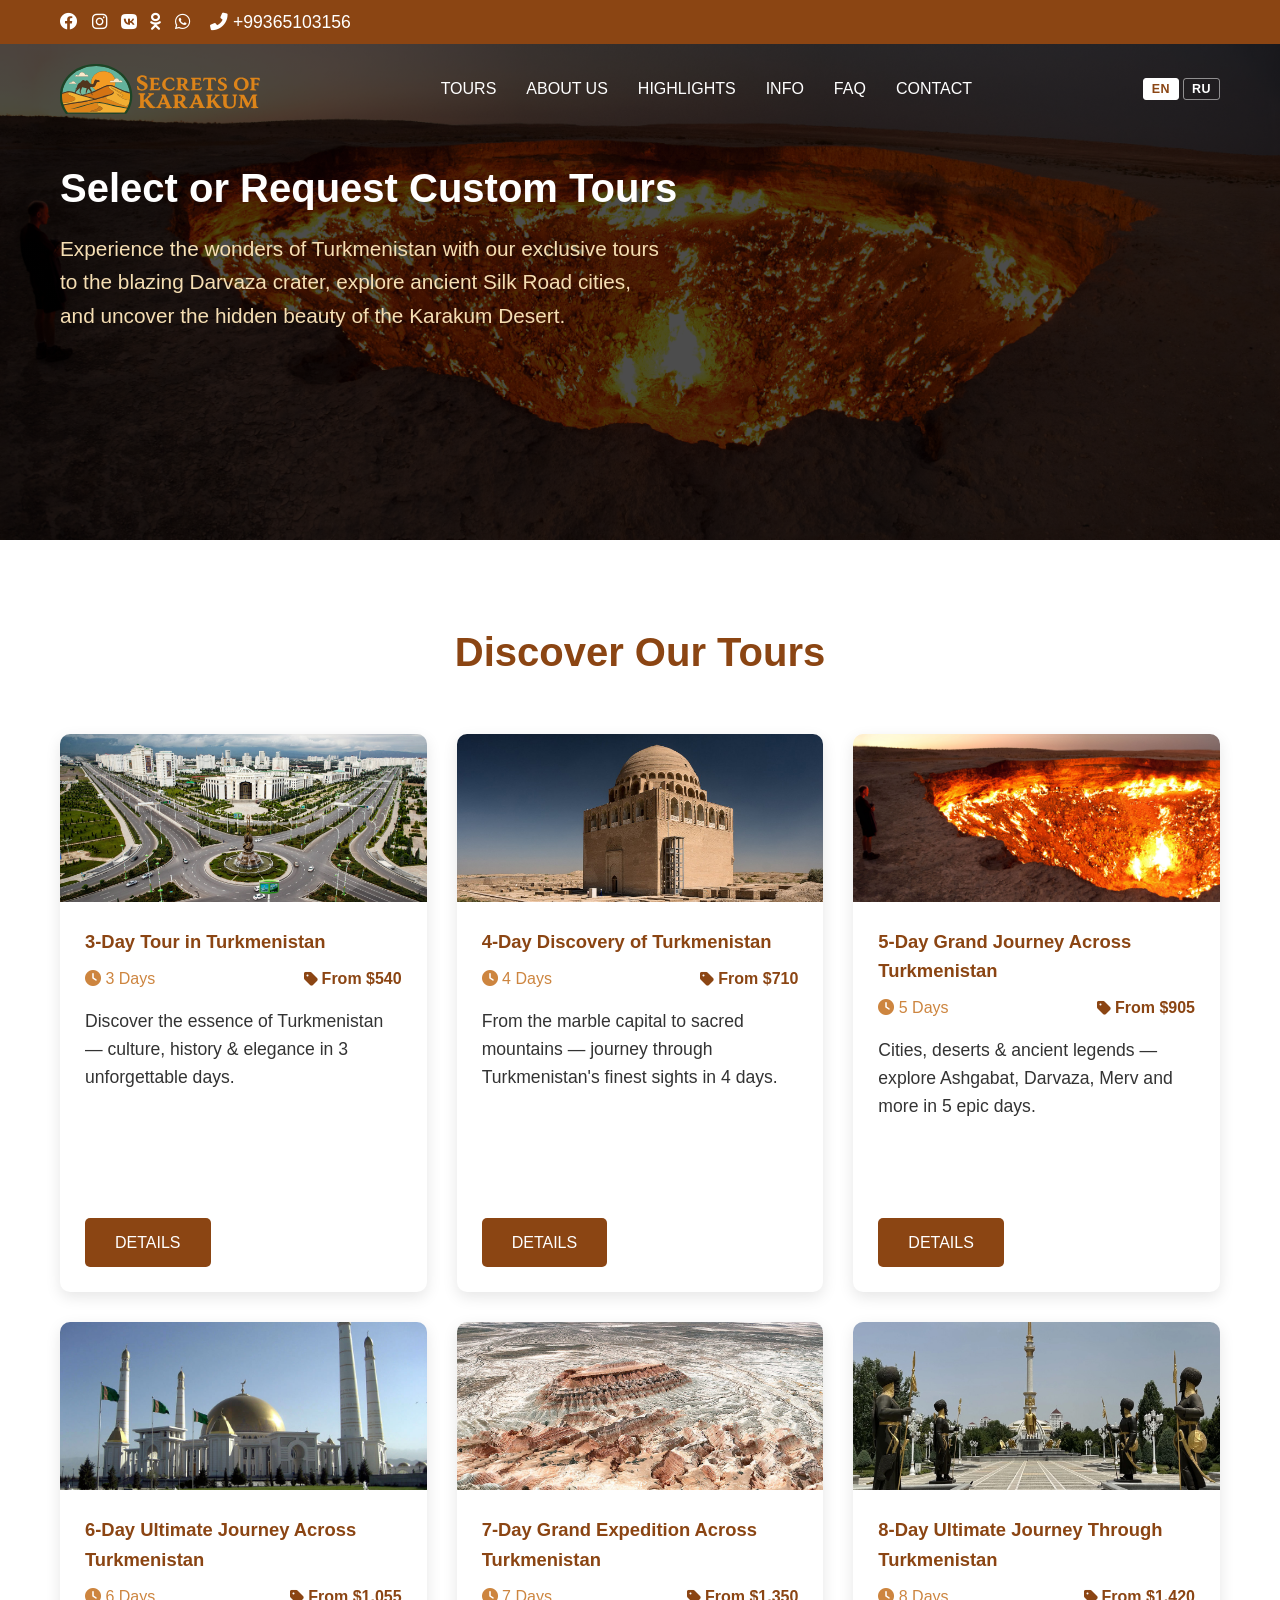
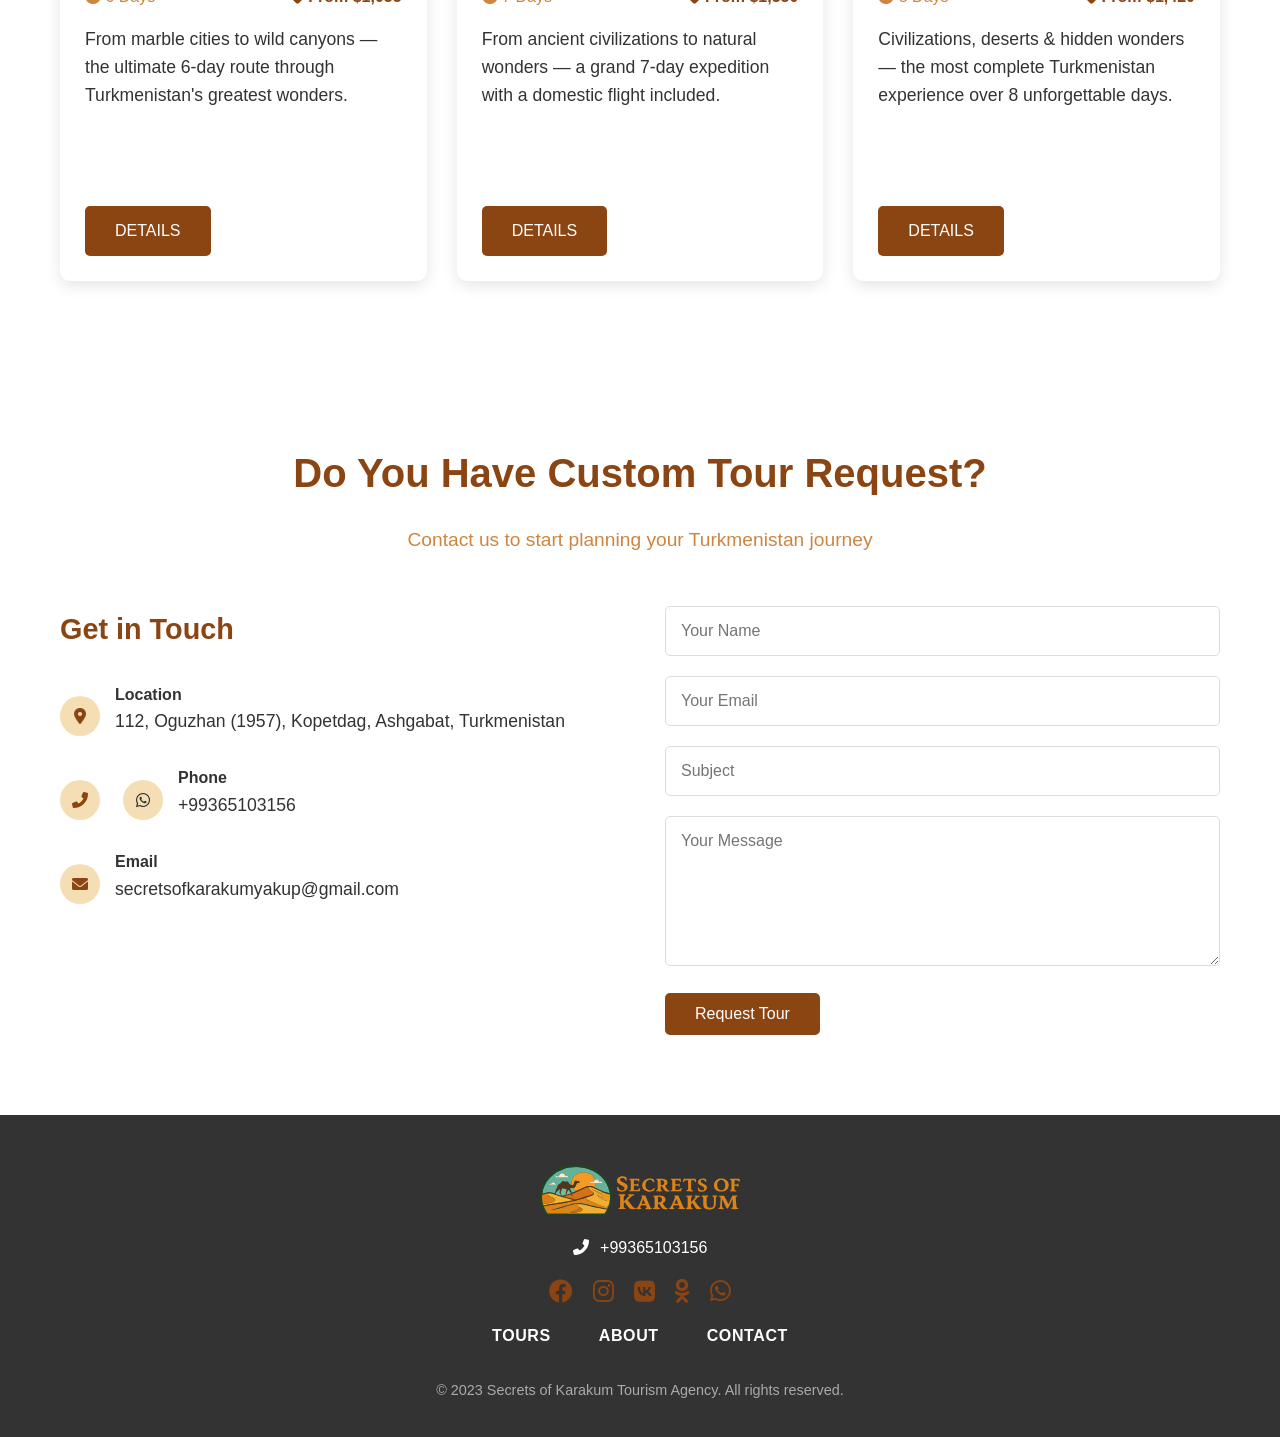
<file: tours.html>
<!DOCTYPE html>

<html lang="en" data-page="tours.title">

<head>

    <meta charset="UTF-8">

    <meta name="viewport" content="width=device-width, initial-scale=1.0">

    <title>Tours | Secrets of Karakum</title>
    <script src="translations.js" defer></script>
    <meta name="description"
        content="Browse all Turkmenistan tour packages by Secrets of Karakum – 3 to 8-day private guided itineraries covering Ashgabat, Darvaza, Merv, Nohur, Yangykala Canyons and more.">
    <meta name="keywords"
        content="Turkmenistan tour packages, 3-day tour Turkmenistan, 8-day tour Turkmenistan, private guided tours, Silk Road tours">
    <meta name="author" content="Secrets of Karakum">
    <meta name="robots" content="index, follow">
    <link rel="canonical" href="https://secretsofkarakum.com/tours.html">
    <!-- Open Graph -->
    <meta property="og:type" content="website">
    <meta property="og:site_name" content="Secrets of Karakum">
    <meta property="og:title" content="Tours | Secrets of Karakum">
    <meta property="og:description"
        content="Browse all Turkmenistan tour packages by Secrets of Karakum – 3 to 8-day private guided itineraries covering Ashgabat, Darvaza, Merv, Nohur, Yangykala Canyons and more.">
    <meta property="og:url" content="https://secretsofkarakum.com/tours.html">
    <meta property="og:image" content="https://secretsofkarakum.com/img/ashgabat1.jpg">
    <!-- Twitter Card -->
    <meta name="twitter:card" content="summary_large_image">
    <meta name="twitter:title" content="Tours | Secrets of Karakum">
    <meta name="twitter:description"
        content="Browse all Turkmenistan tour packages by Secrets of Karakum – 3 to 8-day private guided itineraries covering Ashgabat, Darvaza, Merv, Nohur, Yangykala Canyons and more.">
    <meta name="twitter:image" content="https://secretsofkarakum.com/img/ashgabat1.jpg">

    <link rel="stylesheet" href="https://cdnjs.cloudflare.com/ajax/libs/font-awesome/6.0.0-beta3/css/all.min.css">

    <link rel="stylesheet" href="styles.css">

    <link rel="icon" type="image/png" sizes="32x32" href="/img/logo_mini.png">
    <link rel="icon" type="image/png" sizes="16x16" href="/img/logo_mini_16.png">
    <link rel="apple-touch-icon" sizes="180x180" href="/img/logo_mini.png">

</head>

<body>

    <header>

        <div class="top-bar" style="background: #8B4513; color: #fff; padding: 8px 0; font-size: 1rem;">

            <div class="container"
                style="display: flex; justify-content: space-between; align-items: center; gap: 30px;">

                <div style="display: flex; gap: 14px; font-size: 1.1rem; align-items: center; flex-wrap: wrap;">
                    <a href="https://www.facebook.com/yakup.koch.9/" target="_blank" rel="noopener" style="color: #fff;"
                        title="Facebook"><i class="fab fa-facebook"></i></a>
                    <a href="https://www.instagram.com/secrets.of.karakum/" target="_blank" rel="noopener"
                        style="color: #fff;" title="Instagram"><i class="fab fa-instagram"></i></a>
                    <a href="https://vk.com/id1082811502" target="_blank" rel="noopener" style="color: #fff;"
                        title="VKontakte"><i class="fab fa-vk"></i></a>
                    <a href="https://ok.ru/profile/583072213424" target="_blank" rel="noopener" style="color: #fff;"
                        title="Odnoklassniki"><i class="fab fa-odnoklassniki"></i></a>
                    <a href="https://wa.me/+99365103156" target="_blank" rel="noopener" style="color: #fff;"
                        title="WhatsApp"><i class="fab fa-whatsapp"></i></a>
                    <span style="margin-left: 6px;"><i class="fas fa-phone-alt" style="margin-right: 5px;"></i>+99365103156</span>
                </div>

            </div>

        </div>

        <div class="container header-container">

            <nav>

                <a href="index.html" class="logo" style="display: flex; align-items: center;">

                    <img src="img/logo.svg" alt="Secrets of Karakum Logo"
                        style="height: 50px; width: 200px; vertical-align: middle; object-fit: contain;">

                </a>

                <div class="nav-overlay"></div>

                <button class="burger" aria-label="Open navigation menu">

                    <span></span>

                    <span></span>

                    <span></span>

                </button>

                <ul class="nav-links">
                    <li><a href="tours.html" class="active" data-i18n="nav.tours">TOURS</a></li>
                    <li><a href="about.html" data-i18n="nav.about">ABOUT US</a></li>
                    <li><a href="highlights.html" data-i18n="nav.highlights">HIGHLIGHTS</a></li>
                    <li><a href="info.html" data-i18n="nav.info">INFO</a></li>
                    <li><a href="more-info.html" data-i18n="nav.faq">FAQ</a></li>
                    <li><a href="index.html#contact" data-i18n="nav.contact">CONTACT</a></li>
                </ul>
                <div class="lang-switcher">
                    <button class="lang-btn active" data-lang="en">EN</button>
                    <button class="lang-btn" data-lang="ru">RU</button>
                </div>

            </nav>

            <div class="hero" style="min-height: 180px; justify-content: flex-end; background: none;">

                <h1 style="color: white;" data-i18n="tours.hero.h1">Select or Request Custom Tours</h1>

                <p class="hero-subtitle" data-i18n="tours.hero.p">Experience the wonders of Turkmenistan with our
                    exclusive tours to the blazing
                    Darvaza crater, explore ancient Silk Road cities, and uncover the hidden beauty of the Karakum
                    Desert. </p>

            </div>

        </div>

    </header>

    <section class="tours" style="background: #fff;">

        <div class="container">

            <h2 data-i18n="tours.section.h2">Discover Our Tours</h2>

            <div class="tours-grid">

                <!-- Tour 1 -->

                <div class="tour-card">

                    <div class="tour-img">

                        <img src="img/ashgabat1.jpg" alt="Ashgabat & Beyond">

                    </div>

                    <div class="tour-content">

                        <h3 data-i18n="tour3.h3">3-Day Tour in Turkmenistan</h3>

                        <div class="tour-info">

                            <span><i class="fas fa-clock"></i> 3 Days</span>

                            <span class="tour-price"><i class="fas fa-tag"></i> From $540</span>

                        </div>

                        <p data-i18n="tour3.p">Discover the essence of Turkmenistan — culture, history & elegance in 3
                            unforgettable days.
                        </p>

                        <a href="3-days-tour.html" class="btn" data-i18n="btn.details">DETAILS</a>

                    </div>

                </div>

                <!-- Tour 2 -->

                <div class="tour-card">

                    <div class="tour-img">

                        <img src="img/merv1.jpg" alt="Echoes of Eternity">

                    </div>

                    <div class="tour-content">

                        <h3 data-i18n="tour4.h3">4-Day Discovery of Turkmenistan</h3>

                        <div class="tour-info">

                            <span><i class="fas fa-clock"></i> 4 Days</span>

                            <span class="tour-price"><i class="fas fa-tag"></i> From $710</span>

                        </div>

                        <p data-i18n="tour4.p">From the marble capital to sacred mountains — journey through
                            Turkmenistan's finest sights in
                            4 days.</p>

                        <a href="4-days-tour.html" class="btn" data-i18n="btn.details">DETAILS</a>

                    </div>

                </div>

                <!-- Tour 3 -->

                <div class="tour-card">

                    <div class="tour-img">

                        <img src="img/crater.jpg" alt="Mountains to Fire">

                    </div>

                    <div class="tour-content">

                        <h3 data-i18n="tour5.h3">5-Day Grand Journey Across Turkmenistan</h3>

                        <div class="tour-info">

                            <span><i class="fas fa-clock"></i> 5 Days</span>

                            <span class="tour-price"><i class="fas fa-tag"></i> From $905</span>

                        </div>

                        <p data-i18n="tour5.p">Cities, deserts & ancient legends — explore Ashgabat, Darvaza, Merv and
                            more in 5 epic days.
                        </p>

                        <a href="5-days-tour.html" class="btn" data-i18n="btn.details">DETAILS</a>

                    </div>

                </div>

                <!-- Tour 4 -->

                <div class="tour-card">

                    <div class="tour-img">

                        <img src="img/Turkmenbashi-Ruhy.jpg" alt="Wonders of Turkmenistan">

                    </div>

                    <div class="tour-content">

                        <h3 data-i18n="tour6.h3">6-Day Ultimate Journey Across Turkmenistan</h3>

                        <div class="tour-info">

                            <span><i class="fas fa-clock"></i> 6 Days</span>

                            <span class="tour-price"><i class="fas fa-tag"></i> From $1,055</span>

                        </div>

                        <p data-i18n="tour6.p">From marble cities to wild canyons — the ultimate 6-day route through
                            Turkmenistan's greatest
                            wonders.</p>

                        <a href="6-days-tour.html" class="btn" data-i18n="btn.details">DETAILS</a>

                    </div>

                </div>

                <!-- Tour 5 -->

                <div class="tour-card">

                    <div class="tour-img">

                        <img src="img/yangy-kala.jpg" alt="7 Days Tour">

                    </div>

                    <div class="tour-content">

                        <h3 data-i18n="tour7.h3">7-Day Grand Expedition Across Turkmenistan</h3>

                        <div class="tour-info">

                            <span><i class="fas fa-clock"></i> 7 Days</span>

                            <span class="tour-price"><i class="fas fa-tag"></i> From $1,350</span>

                        </div>

                        <p data-i18n="tour7.p">From ancient civilizations to natural wonders — a grand 7-day expedition
                            with a domestic
                            flight included.</p>

                        <a href="7-days-tour.html" class="btn" data-i18n="btn.details">DETAILS</a>

                    </div>

                </div>

                <!-- Tour 6 -->

                <div class="tour-card">

                    <div class="tour-img">

                        <img src="img/ashgabat2.jpg" alt="8 Days Tour">

                    </div>

                    <div class="tour-content">

                        <h3 data-i18n="tour8.h3">8-Day Ultimate Journey Through Turkmenistan</h3>

                        <div class="tour-info">

                            <span><i class="fas fa-clock"></i> 8 Days</span>

                            <span class="tour-price"><i class="fas fa-tag"></i> From $1,420</span>

                        </div>

                        <p data-i18n="tour8.p">Civilizations, deserts & hidden wonders — the most complete Turkmenistan
                            experience over 8
                            unforgettable days.</p>

                        <a href="8-days-tour.html" class="btn" data-i18n="btn.details">DETAILS</a>

                    </div>

                </div>

            </div>

        </div>

    </section>



    <!-- Contact Section -->

    <section id="contact" class="contact">

        <div class="container">

            <h2 data-i18n="tours.contact.h2">Do You Have Custom Tour Request?</h2>

            <p class="subtitle" data-i18n="tours.contact.sub">Contact us to start planning your Turkmenistan journey</p>

            <div class="contact-container">

                <div class="contact-info">

                    <h3 data-i18n="contact.get_in_touch">Get in Touch</h3>

                    <div class="contact-details">

                        <div class="contact-item">

                            <i class="fas fa-map-marker-alt"></i>

                            <div>

                                <h4 data-i18n="contact.location_label">Location</h4>

                                <p data-i18n="contact.location_val">112, Oguzhan (1957), Kopetdag, Ashgabat,
                                    Turkmenistan</p>

                            </div>

                        </div>

                        <div class="contact-item">

                            <i class="fas fa-phone-alt"></i>

                            <i class="fab fa-whatsapp" style="color: inherit; margin-left: 8px;"></i>

                            <div>

                                <h4 data-i18n="contact.phone_label">Phone</h4>

                                <p>+99365103156</p>

                            </div>

                        </div>

                        <div class="contact-item">

                            <i class="fas fa-envelope"></i>

                            <div>

                                <h4 data-i18n="contact.email_label">Email</h4>

                                <p>secretsofkarakumyakup@gmail.com</p>

                            </div>

                        </div>

                    </div>

                </div>

                <div class="contact-form">

                    <form action="send_mail.php" method="POST">

                        <input type="text" name="name" placeholder="Your Name" required data-i18n="form.name">

                        <input type="email" name="email" placeholder="Your Email" required data-i18n="form.email">

                        <input type="text" name="subject" placeholder="Subject" data-i18n="form.subject">

                        <textarea name="message" placeholder="Your Message" required
                            data-i18n="form.message"></textarea>

                        <button type="submit" class="btn" data-i18n="form.request">Request Tour</button>

                    </form>

                </div>

            </div>

        </div>

    </section>



    <!-- Footer -->

    <footer>

        <div class="container">

            <a href="index.html" class="footer-logo"
                style="display: flex; align-items: center; justify-content: center;">

                <img src="img/logo.svg" alt="Secrets of Karakum Logo"
                    style="height: 50px; width: 200px; vertical-align: middle; object-fit: contain;">

            </a>

            <div class="footer-contact"
                style="display: flex; justify-content: center; gap: 30px; margin: 15px 0 10px 0; font-size: 1rem; color: #8B4513;">

                <span>

                    <i class="fas fa-phone-alt" style="margin-right: 7px;"></i>
                    +99365103156

                </span>

            </div>

            <div class="footer-social"
                style="display: flex; justify-content: center; gap: 20px; margin: 12px 0; font-size: 1.5rem;">
                <a href="https://www.facebook.com/yakup.koch.9/" target="_blank" rel="noopener" style="color: #8B4513;"
                    title="Facebook"><i class="fab fa-facebook"></i></a>
                <a href="https://www.instagram.com/secrets.of.karakum/" target="_blank" rel="noopener"
                    style="color: #8B4513;" title="Instagram"><i class="fab fa-instagram"></i></a>
                <a href="https://vk.com/id1082811502" target="_blank" rel="noopener" style="color: #8B4513;"
                    title="VKontakte"><i class="fab fa-vk"></i></a>
                <a href="https://ok.ru/profile/583072213424" target="_blank" rel="noopener" style="color: #8B4513;"
                    title="Odnoklassniki"><i class="fab fa-odnoklassniki"></i></a>
                <a href="https://wa.me/+99365103156" target="_blank" rel="noopener" style="color: #8B4513;"
                    title="WhatsApp"><i class="fab fa-whatsapp"></i></a>
            </div>
            <ul class="footer-links">

                <li><a href="tours.html" data-i18n="footer.tours">Tours</a></li>

                <li><a href="index.html#about" data-i18n="footer.about">About</a></li>

                <li><a href="index.html#contact" data-i18n="footer.contact">Contact</a></li>

            </ul>

            <p class="copyright" data-i18n="footer.copyright">© 2023 Secrets of Karakum Tourism Agency. All rights
                reserved.</p>

        </div>

    </footer>

    <script src="scripts.js"></script>

</body>

</html>
</file>
<file: styles.css>
/* Tour price visually matches duration span */
.tour-price {
    font-weight: bold;
    color: #8B4513;
    margin-left: 10px;
    display: inline-flex;
    align-items: center;
    font-size: 1em;
}

.tour-price i {
    margin-right: 4px;
    color: #8B4513;
}

.footer-links a {
    text-transform: uppercase;
}

/* Footer links layout and styling */
.footer-links {
    list-style: none;
    display: flex;
    justify-content: center;
    gap: 18px;
    margin-top: 12px;
    flex-wrap: wrap;
    padding-left: 0;
}

.footer-links li {
    margin: 0;
}

.footer-links a {
    color: #8B4513;
    text-decoration: none;
    font-weight: 700;
    letter-spacing: 0.6px;
}

.footer-links a:hover {
    color: var(--accent);
    text-decoration: underline;
}

.footer-contact {
    color: #fff !important;
}

.footer-contact i {
    color: #fff !important;
}

/* Subtitle for carousel section */
.subtitle {
    font-size: 1.2rem;
    color: var(--accent);
    margin-bottom: 30px;
    text-align: center;
}

/* Language switcher */
.lang-switcher {
    display: flex;
    align-items: center;
    gap: 4px;
    margin-left: 20px;
}

.lang-btn {
    background: transparent;
    border: 1px solid rgba(255, 255, 255, 0.5);
    color: #fff;
    font-size: 0.78rem;
    font-weight: 700;
    letter-spacing: 0.5px;
    padding: 3px 8px;
    border-radius: 3px;
    cursor: pointer;
    transition: background 0.2s, color 0.2s, border-color 0.2s;
    text-transform: uppercase;
}

.lang-btn:hover {
    background: rgba(255, 255, 255, 0.15);
}

.lang-btn.active {
    background: #fff;
    color: var(--primary);
    border-color: #fff;
}

/* Burger menu styles */
.burger {
    display: none;
    flex-direction: column;
    justify-content: center;
    align-items: center;
    width: 36px;
    height: 36px;
    background: none;
    border: none;
    cursor: pointer;
    z-index: 1100;
    padding: 0;
    flex-shrink: 0;
}

.burger span {
    display: block;
    width: 24px;
    height: 3px;
    margin: 4px 0;
    background: #fff;
    border-radius: 2px;
    transition: transform 0.3s ease, opacity 0.3s ease;
    transform-origin: center;
}

/* Burger → X animation */
.burger.open span:nth-child(1) {
    transform: translateY(11px) rotate(45deg);
}

.burger.open span:nth-child(2) {
    opacity: 0;
    transform: scaleX(0);
}

.burger.open span:nth-child(3) {
    transform: translateY(-11px) rotate(-45deg);
}

/* Mobile menu overlay */
.nav-overlay {
    display: none;
    position: fixed;
    inset: 0;
    background: rgba(0, 0, 0, 0.4);
    z-index: 1050;
}

.nav-overlay.open {
    display: block;
}

@media (max-width: 768px) {

    /* Top-bar: shrink font and center on small screens */
    .top-bar .container {
        justify-content: center;
        flex-wrap: wrap;
        gap: 8px;
        padding: 6px 12px;
        font-size: 0.85rem;
    }

    .top-bar .container>div {
        justify-content: center;
        flex-wrap: wrap;
    }

    .burger {
        display: flex;
    }

    .nav-links {
        display: flex;
        flex-direction: column;
        position: fixed;
        top: 0;
        right: -100%;
        height: 100vh;
        width: 75vw;
        max-width: 300px;
        background: var(--primary);
        z-index: 1100;
        padding: 80px 28px 32px;
        gap: 0;
        box-shadow: -4px 0 20px rgba(0, 0, 0, 0.25);
        transition: right 0.32s cubic-bezier(0.4, 0, 0.2, 1);
        overflow-y: auto;
    }

    .nav-links.open {
        right: 0;
    }

    .nav-links li {
        margin: 0;
        border-bottom: 1px solid rgba(255, 255, 255, 0.12);
    }

    .nav-links li:last-child {
        border-bottom: none;
    }

    .nav-links a {
        display: block;
        padding: 16px 0;
        font-size: 1.1rem;
        letter-spacing: 0.5px;
    }

    /* Keep lang switcher accessible */
    .lang-switcher {
        margin-left: auto;
        margin-right: 12px;
    }
}

/* Carousel styles for tours section */
.carousel-wrapper {
    position: relative;
    width: 100%;
    margin: 0 auto;
    display: flex;
    align-items: center;
    justify-content: center;
}

.carousel {
    display: flex;
    overflow: hidden;
    width: 100%;
    scroll-behavior: smooth;
}

.carousel .tour-card {
    min-width: 360px;
    max-width: 360px;
    margin: 0 10px;
    flex: 0 0 360px;
    transition: transform 0.3s;
    display: flex;
    flex-direction: column;
    height: 100%;
}

.carousel {
    display: flex;
    align-items: stretch;
}

@media (max-width: 1200px) {
    .carousel .tour-card {
        min-width: 45vw;
        max-width: 45vw;
        flex: 0 0 45vw;
    }
}

@media (max-width: 900px) {
    .carousel .tour-card {
        min-width: 90vw;
        max-width: 90vw;
        flex: 0 0 90vw;
    }
}

@media (max-width: 1200px) {
    .carousel .tour-card {
        min-width: 45vw;
        max-width: 45vw;
        flex: 0 0 45vw;
    }
}

@media (max-width: 900px) {
    .carousel .tour-card {
        min-width: 90vw;
        max-width: 90vw;
        flex: 0 0 90vw;
    }
}

.carousel .tour-card {
    min-width: 350px;
    max-width: 350px;
    margin: 0 15px;
    flex: 0 0 auto;
    transition: transform 0.3s;
}

.carousel-btn {
    background: var(--primary);
    color: #fff;
    border: none;
    border-radius: 50%;
    width: 40px;
    height: 40px;
    display: flex;
    align-items: center;
    justify-content: center;
    font-size: 1.5rem;
    cursor: pointer;
    z-index: 2;
    transition: background 0.2s;
}

.carousel-btn:hover {
    background: var(--accent);
}

.carousel-btn.prev {
    margin-right: 10px;
}

.carousel-btn.next {
    margin-left: 10px;
}

@media (max-width: 1200px) {
    .carousel .tour-card {
        min-width: 300px;
        max-width: 300px;
    }
}

@media (max-width: 900px) {
    .carousel .tour-card {
        min-width: 90vw;
        max-width: 90vw;
    }
}

/* Hero subtitle for tours page */
.hero-subtitle {
    color: var(--secondary);
    font-size: 1.3rem;
    width: 100%;
    max-width: 100%;
    margin-bottom: 30px;
    margin-top: 0;
    margin-left: 0;
    margin-right: 0;
    box-sizing: border-box;
}

/* styles.css - Secrets of Karakum */
:root {
    --primary: #8B4513;
    --secondary: #F5DEB3;
    --accent: #CD853F;
    --light: #FFF8DC;
    --dark: #333;
}

* {
    margin: 0;
    padding: 0;
    box-sizing: border-box;
    font-family: 'Segoe UI', Tahoma, Geneva, Verdana, sans-serif;
}

body {
    background-color: var(--light);
    color: var(--dark);
    line-height: 1.6;
}



.container {
    width: 100%;
    max-width: 1200px;
    margin: 0 auto;
    padding: 0 20px;
    display: block;
    box-sizing: border-box;
}

.container.header-container {
    width: 100%;
    max-width: 1200px;
    margin: 0 auto;
    padding: 0 20px;
    display: block;
    box-sizing: border-box;
}

section {
    padding: 80px 0;
}

h1,
h2,
h3 {
    font-weight: 700;
    margin-bottom: 20px;
    color: var(--primary);
}

h1 {
    font-size: 2.1rem;
}

h2 {
    font-size: 2.5rem;
    text-align: center;
}

h3 {
    font-size: 1.8rem;
}

p {
    margin-bottom: 15px;
    font-size: 1.1rem;
}

.btn {
    display: inline-block;
    background: var(--primary);
    color: white;
    padding: 12px 30px;
    border: none;
    border-radius: 5px;
    cursor: pointer;
    font-size: 1rem;
    text-decoration: none;
    transition: all 0.3s ease;
}

.btn:hover {
    background: var(--accent);
    transform: translateY(-3px);
    box-shadow: 0 5px 15px rgba(0, 0, 0, 0.1);
}

header {
    background: linear-gradient(rgba(0, 0, 0, 0.7), rgba(0, 0, 0, 0.7)), url('img/crater_main.jpg');
    background-size: cover;
    background-position: center;
    color: white;
    height: 60vh;
    display: flex;
    flex-direction: column;
}

nav {
    display: flex;
    justify-content: space-between;
    align-items: center;
    padding: 20px 0;
    margin-bottom: 30px;
}

.logo {
    font-size: 1.8rem;
    font-weight: 700;
    color: white;
    text-decoration: none;
}

.logo span {
    color: var(--secondary);
}

.nav-links {
    display: flex;
    list-style: none;
}

.nav-links li {
    margin-left: 30px;
}

.nav-links a {
    color: white;
    text-decoration: none;
    font-weight: 500;
    transition: color 0.3s ease;
}

.nav-links a:hover {
    color: var(--secondary);
}

.hero {
    flex: 1;
    display: flex;
    flex-direction: column;
    justify-content: center;
    align-items: flex-start;
}

.hero h1 {
    color: white;
    margin-bottom: 20px;
    font-size: 2.5rem;
    line-height: 1.2;
}

.hero p {
    color: var(--secondary);
    font-size: 1.3rem;
    max-width: 600px;
    margin-bottom: 30px;
}

.tours {
    background-color: white;
}

.tours-grid {
    display: grid;
    grid-template-columns: repeat(auto-fit, minmax(350px, 1fr));
    gap: 30px;
    margin-top: 50px;
}

.tour-card {
    background: white;
    border-radius: 10px;
    overflow: hidden;
    box-shadow: 0 5px 15px rgba(0, 0, 0, 0.1);
    transition: transform 0.3s ease;
    display: flex;
    flex-direction: column;
    height: 100%;
}

.tour-card:hover {
    transform: translateY(-10px);
}

.tour-img {
    height: 250px;
    overflow: hidden;
}

.tour-img img {
    width: 100%;
    height: 100%;
    object-fit: cover;
    transition: transform 0.5s ease;
}

.tour-card:hover .tour-img img {
    transform: scale(1.1);
}

.tour-content {
    padding: 25px;
    display: flex;
    flex-direction: column;
    flex: 1 1 auto;
    height: 100%;
}

.tour-content h3 {
    font-size: 1.15rem;
    margin-bottom: 10px;
}

.tour-content .btn {
    margin-top: auto;
    align-self: flex-start;
}

.tour-info {
    display: flex;
    justify-content: space-between;
    margin-bottom: 15px;
    color: var(--accent);
}

.about {
    background: linear-gradient(rgba(255, 248, 220, 0.9), rgba(255, 248, 220, 0.9)), url('https://images.unsplash.com/photo-1501785888041-af3ef285b470?ixlib=rb-1.2.1&auto=format&fit=crop&w=1950&q=80');
    background-size: cover;
    background-position: center;
    background-attachment: fixed;
}

.about-content {
    display: grid;
    grid-template-columns: 1fr 1fr;
    gap: 50px;
    align-items: center;
}

.about-img {
    border-radius: 10px;
    overflow: hidden;
    box-shadow: 0 10px 30px rgba(0, 0, 0, 0.2);
}

.about-img img {
    width: 100%;
    display: block;
}

.testimonials {
    background-color: var(--secondary);
}

.testimonials-grid {
    display: grid;
    grid-template-columns: repeat(auto-fit, minmax(300px, 1fr));
    gap: 30px;
    margin-top: 50px;
}

.testimonial-card {
    background: white;
    padding: 30px;
    border-radius: 10px;
    box-shadow: 0 5px 15px rgba(0, 0, 0, 0.05);
}

.testimonial-text {
    font-style: italic;
    margin-bottom: 20px;
}

.testimonial-author {
    display: flex;
    align-items: center;
}

.author-img {
    width: 50px;
    height: 50px;
    border-radius: 50%;
    overflow: hidden;
    margin-right: 15px;
}

.author-img img {
    width: 100%;
    height: 100%;
    object-fit: cover;
}

.author-info h4 {
    margin-bottom: 5px;
    color: var(--primary);
}

.author-info p {
    font-size: 0.9rem;
    color: #777;
}

.contact {
    background-color: white;
}

.contact-container {
    display: grid;
    grid-template-columns: 1fr 1fr;
    gap: 50px;
    margin-top: 50px;
}

.contact-info h3 {
    margin-bottom: 30px;
}

.contact-details {
    margin-bottom: 30px;
}

.contact-item {
    display: flex;
    align-items: center;
    margin-bottom: 15px;
}

.contact-item i {
    width: 40px;
    height: 40px;
    background: var(--secondary);
    color: var(--primary);
    border-radius: 50%;
    display: flex;
    justify-content: center;
    align-items: center;
    margin-right: 15px;
}

.social-links {
    display: flex;
}

.social-links a {
    display: flex;
    justify-content: center;
    align-items: center;
    width: 40px;
    height: 40px;
    background: var(--primary);
    color: white;
    border-radius: 50%;
    margin-right: 10px;
    transition: all 0.3s ease;
}

.social-links a:hover {
    background: var(--accent);
    transform: translateY(-3px);
}

.contact-form input,
.contact-form textarea {
    width: 100%;
    padding: 15px;
    margin-bottom: 20px;
    border: 1px solid #ddd;
    border-radius: 5px;
    font-size: 1rem;
}

.contact-form textarea {
    height: 150px;
    resize: vertical;
}

footer {
    background: var(--dark);
    color: white;
    padding: 50px 0 20px;
    text-align: center;
}

.footer-logo {
    font-size: 2rem;
    font-weight: 700;
    margin-bottom: 20px;
    display: inline-block;
}

.footer-logo span {
    color: var(--secondary);
}

.footer-links {
    display: flex;
    justify-content: center;
    list-style: none;
    margin-bottom: 30px;
}

.footer-links li {
    margin: 0 15px;
}

.footer-links a {
    color: white;
    text-decoration: none;
    transition: color 0.3s ease;
}

.footer-links a:hover {
    color: var(--secondary);
}

.copyright {
    color: #aaa;
    font-size: 0.9rem;
}

@media (max-width: 992px) {

    .about-content,
    .contact-container {
        grid-template-columns: 1fr;
    }

    .about-img {
        order: -1;
    }
}

@media (max-width: 768px) {
    .hero h1 {
        font-size: 1.5rem;
    }

    section {
        padding: 60px 0;
    }
}
</file>
